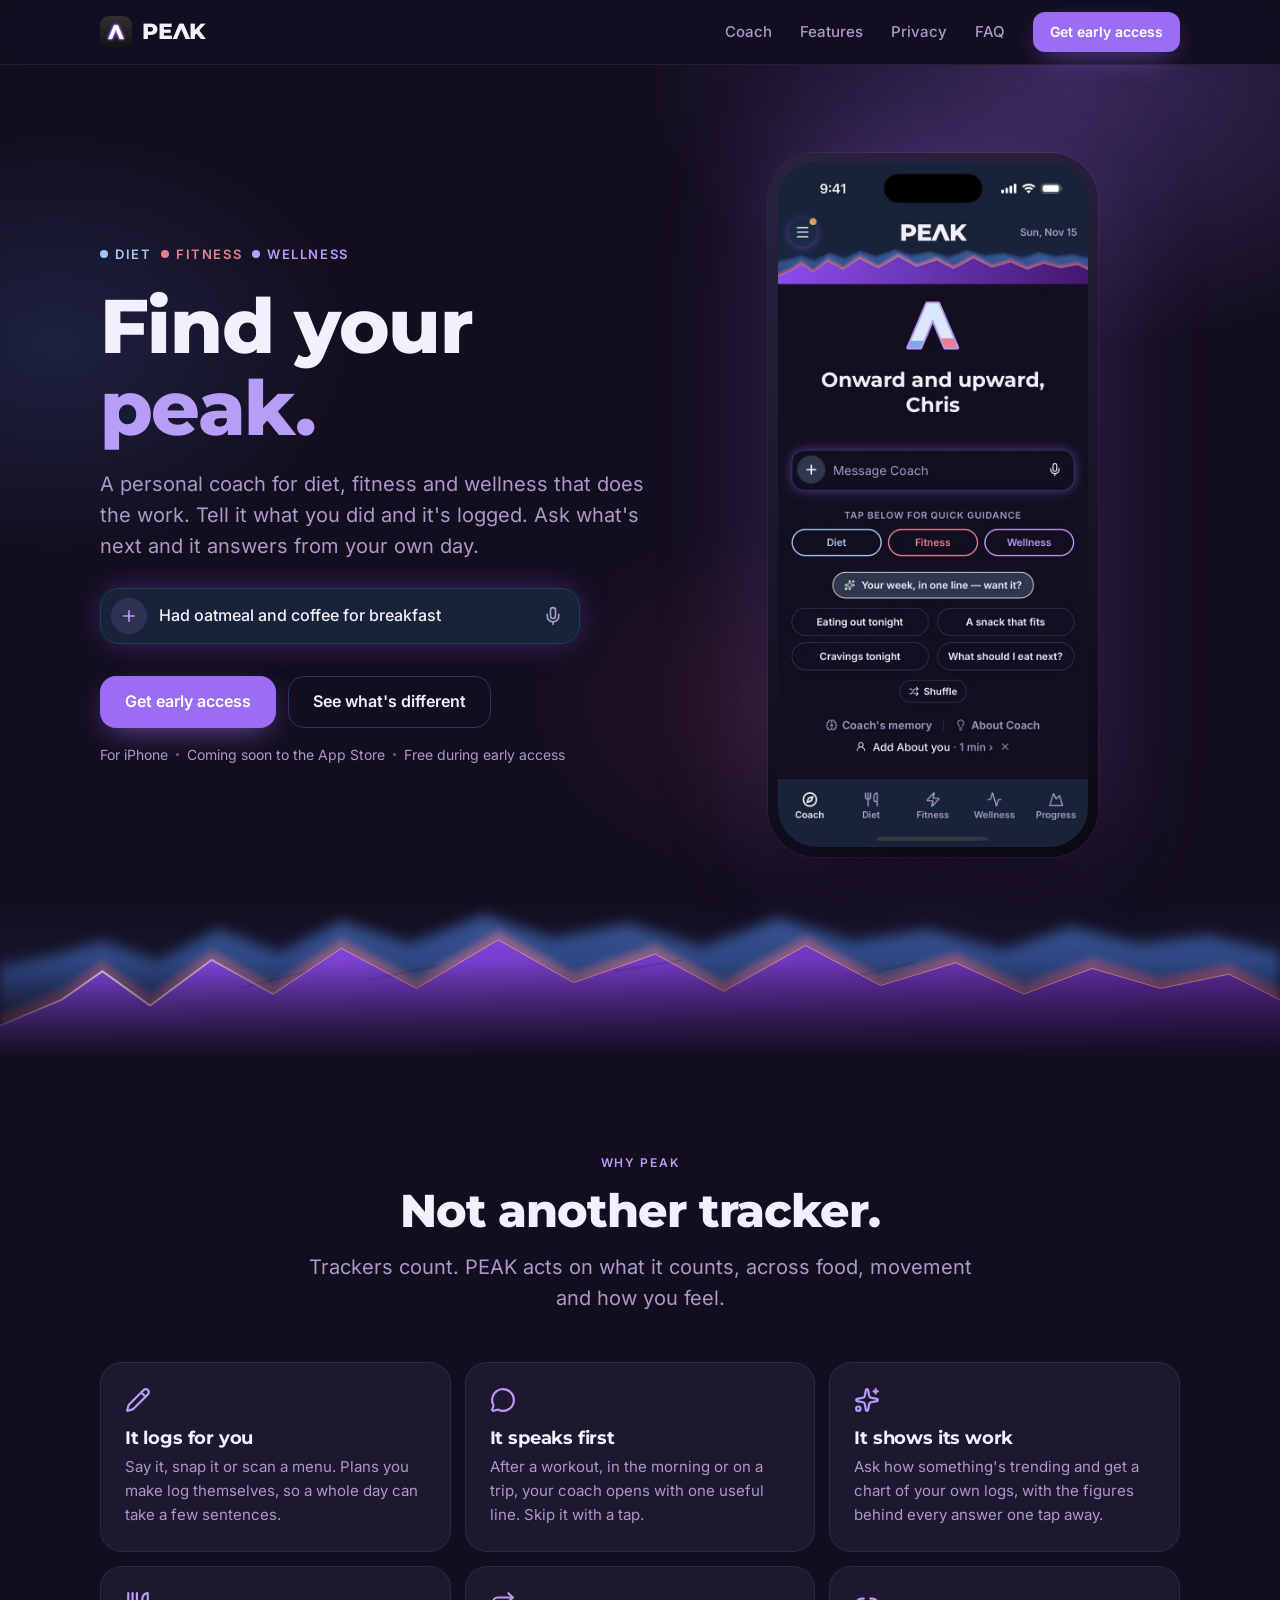
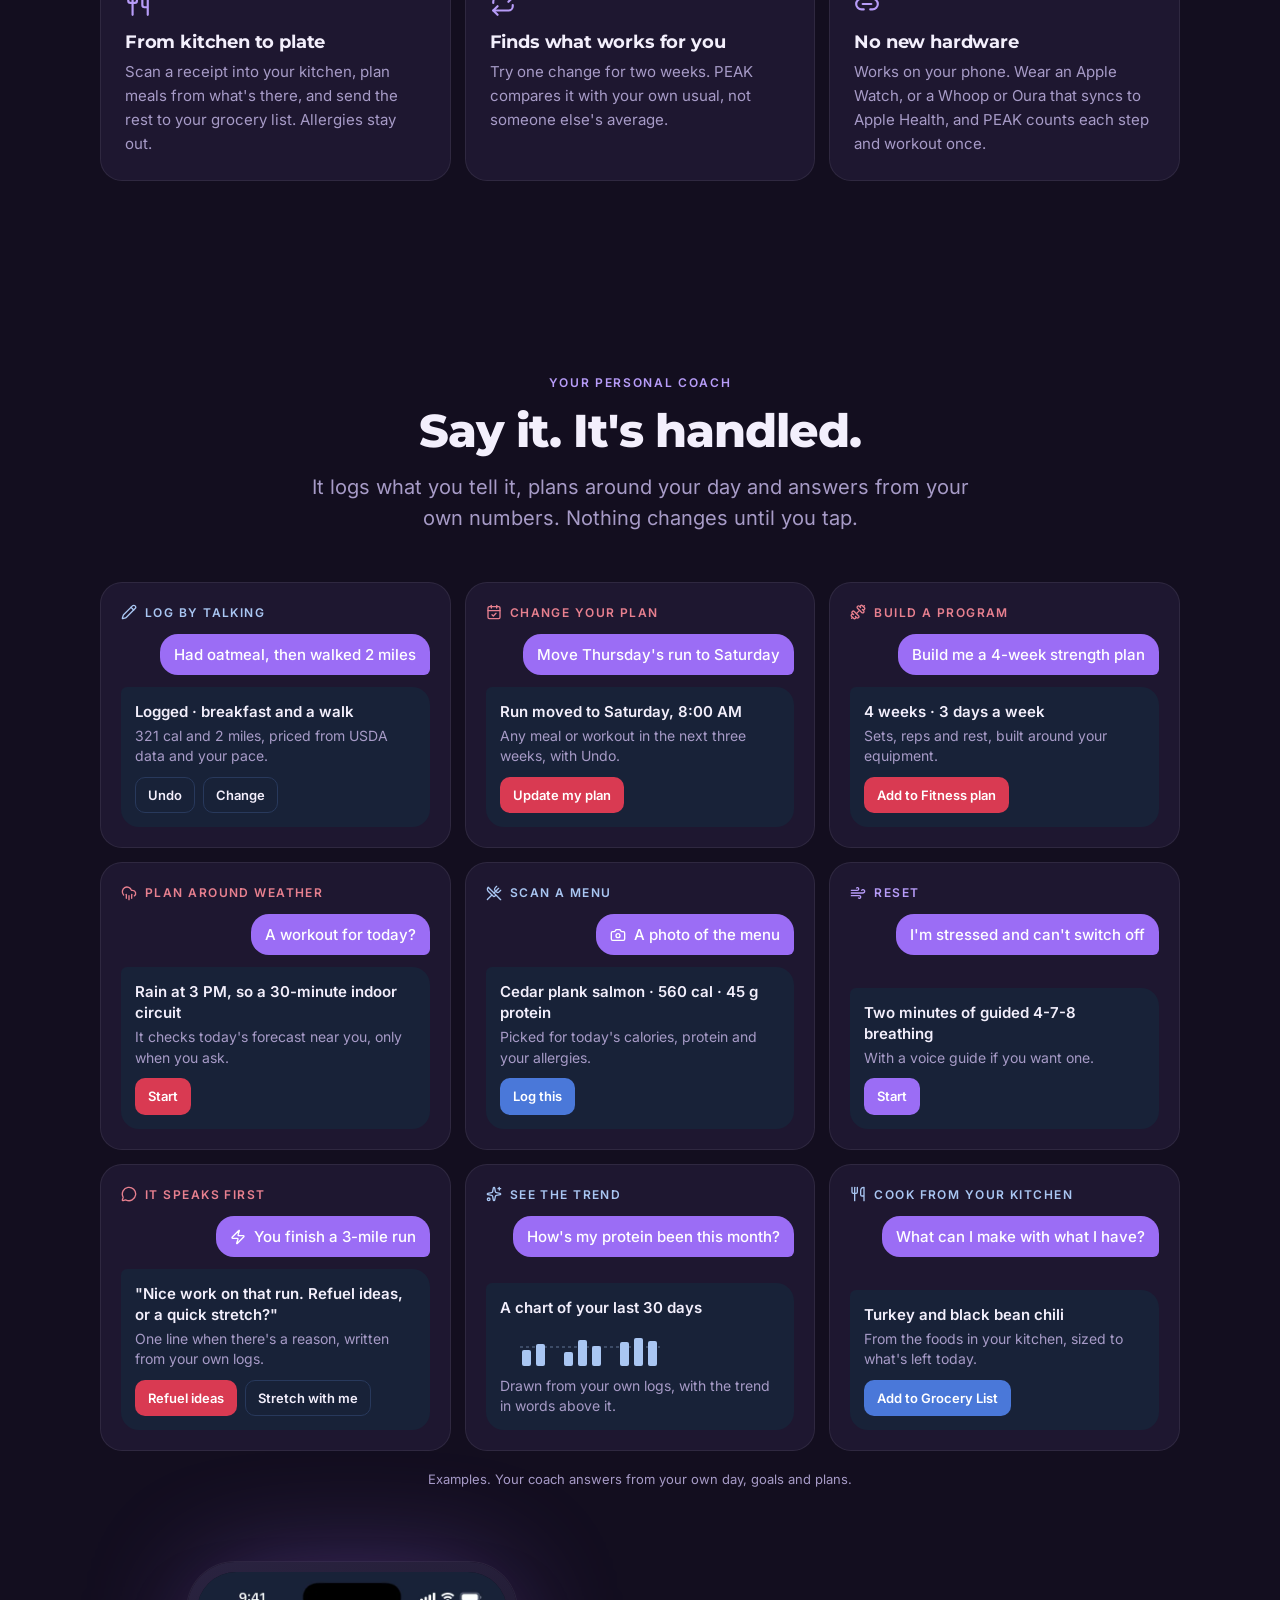
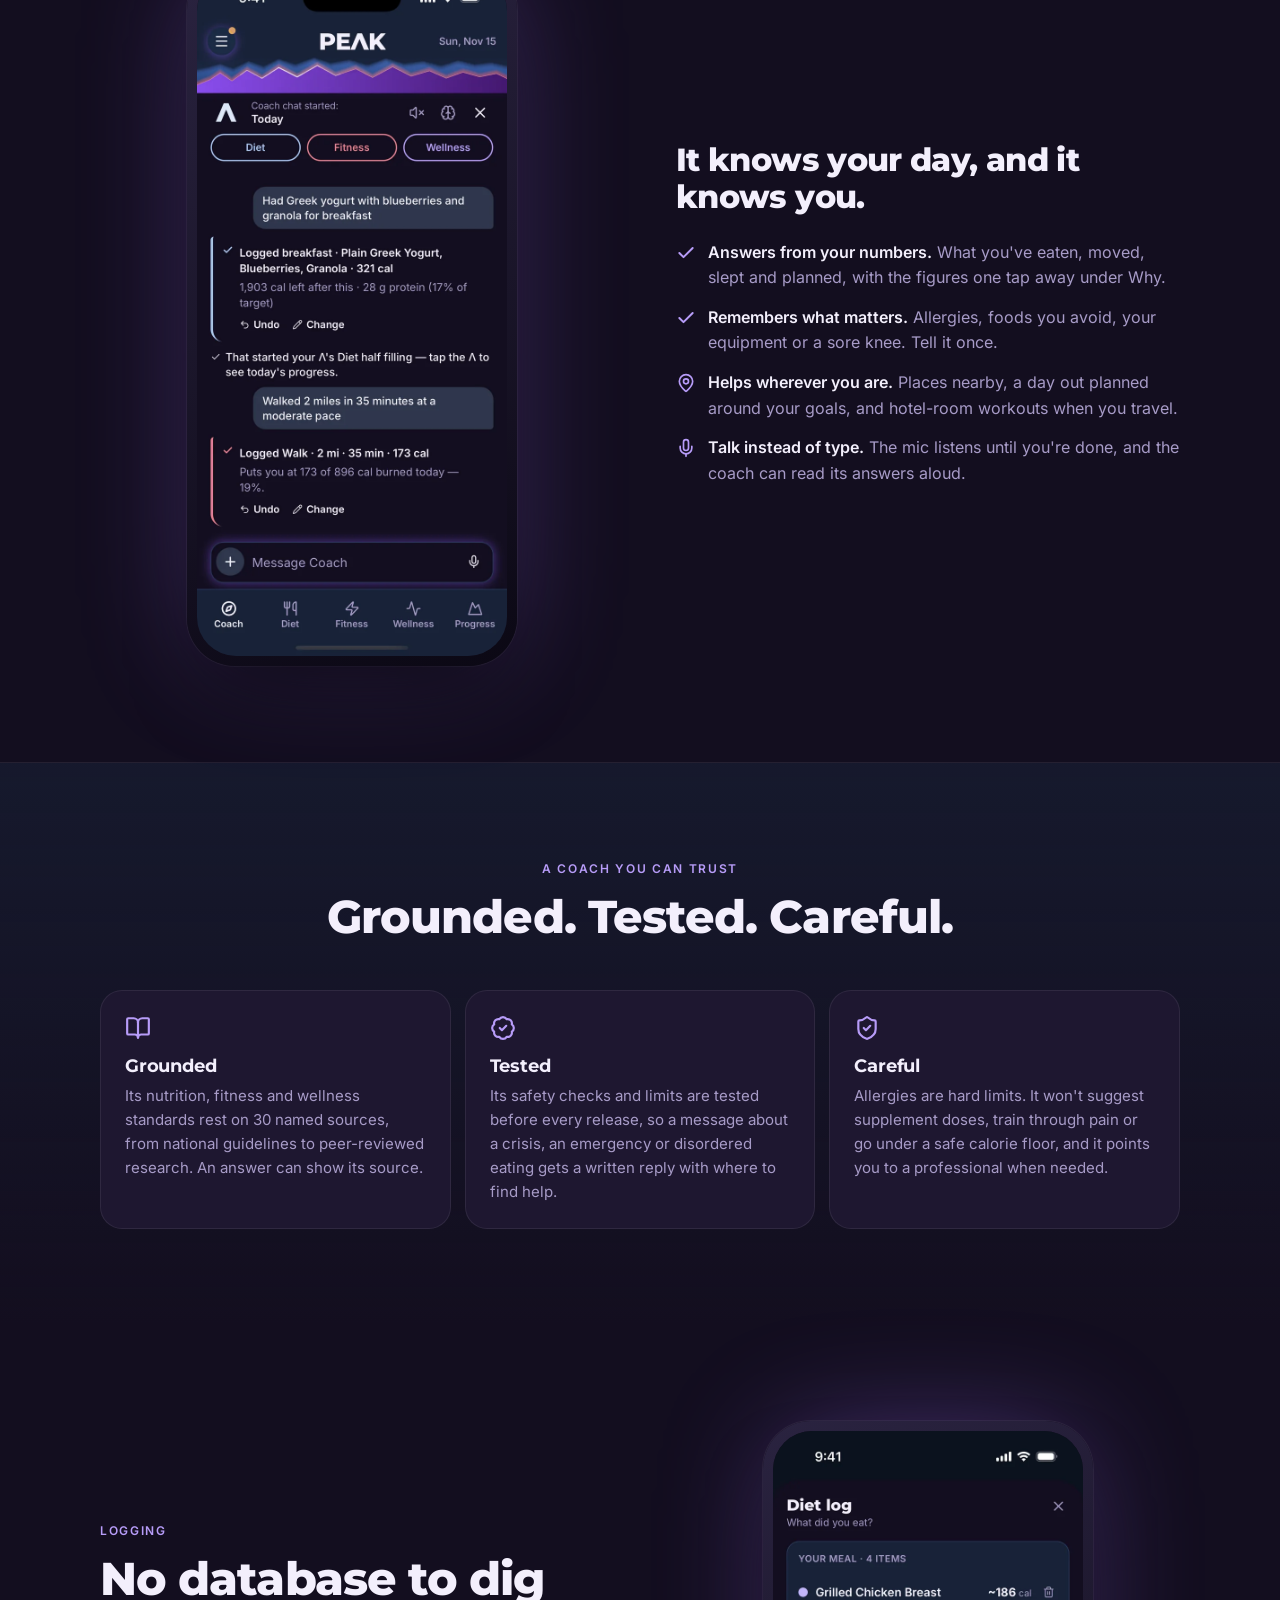
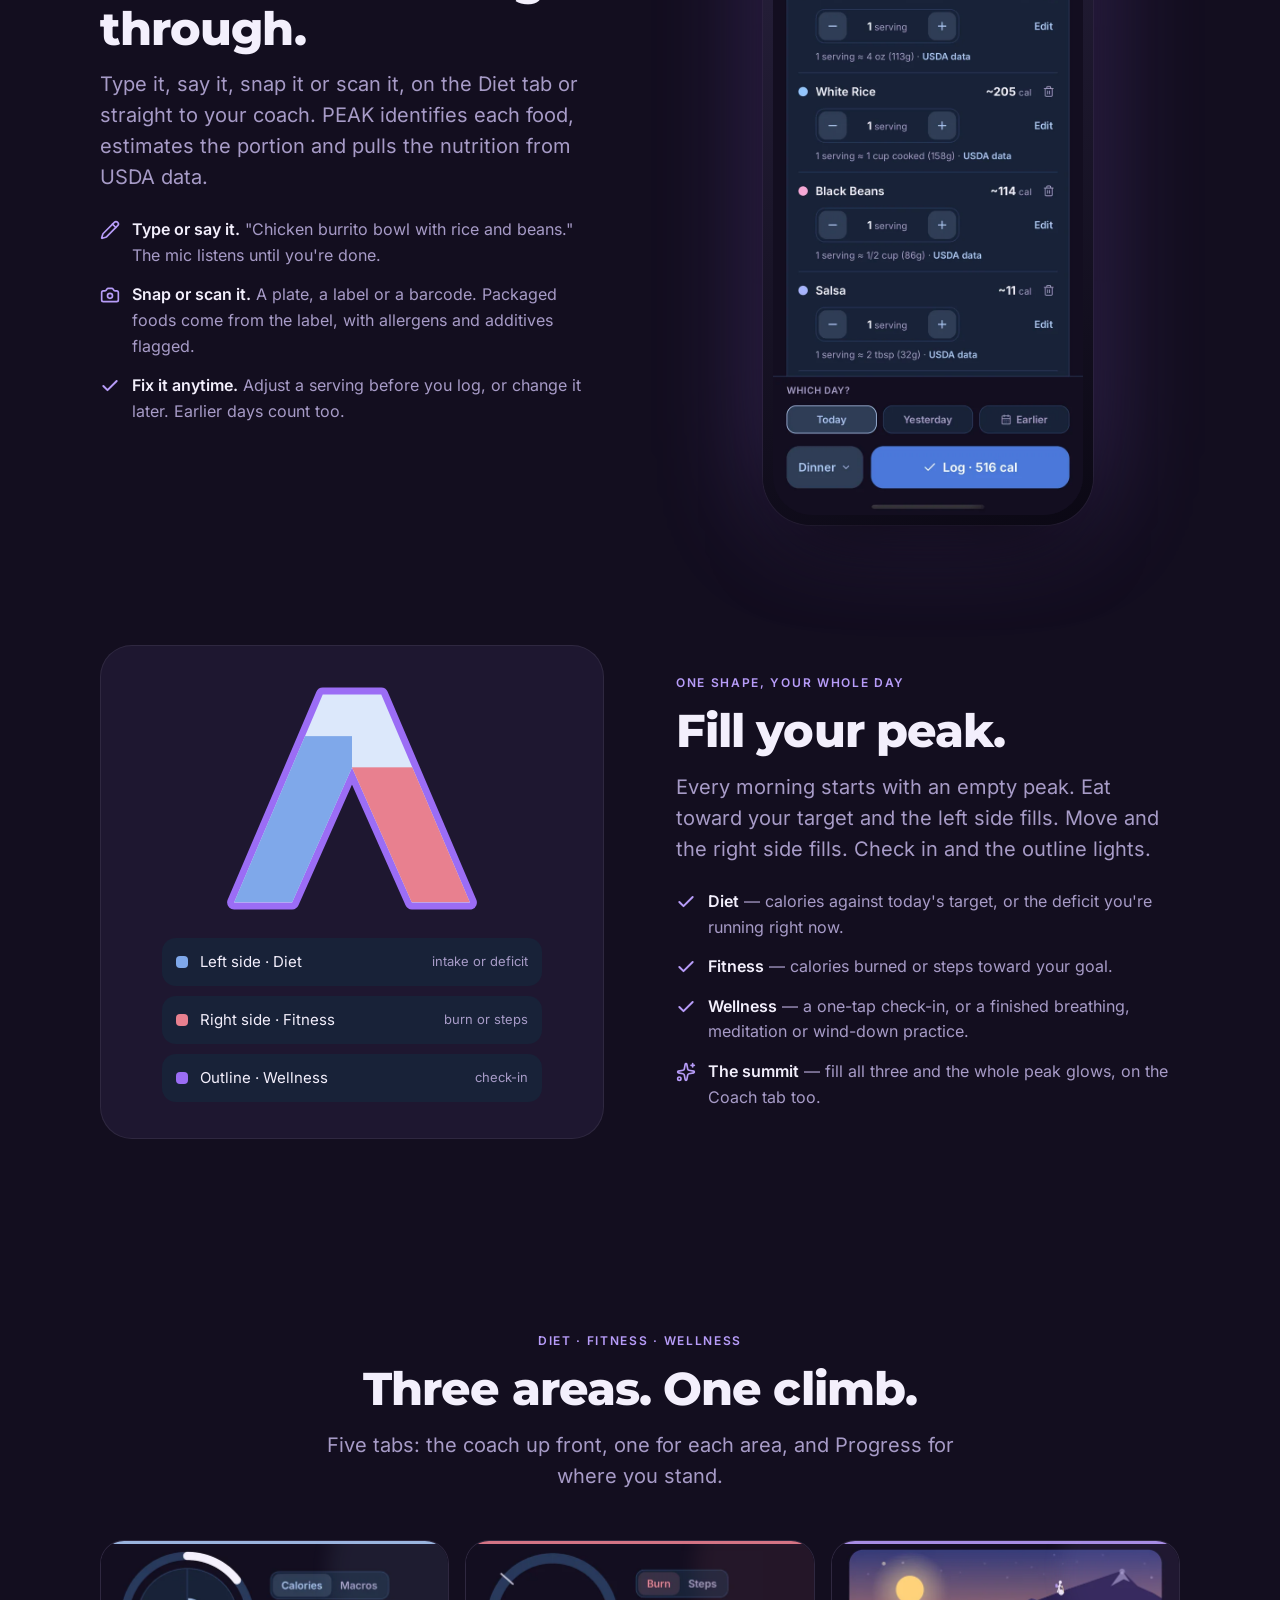
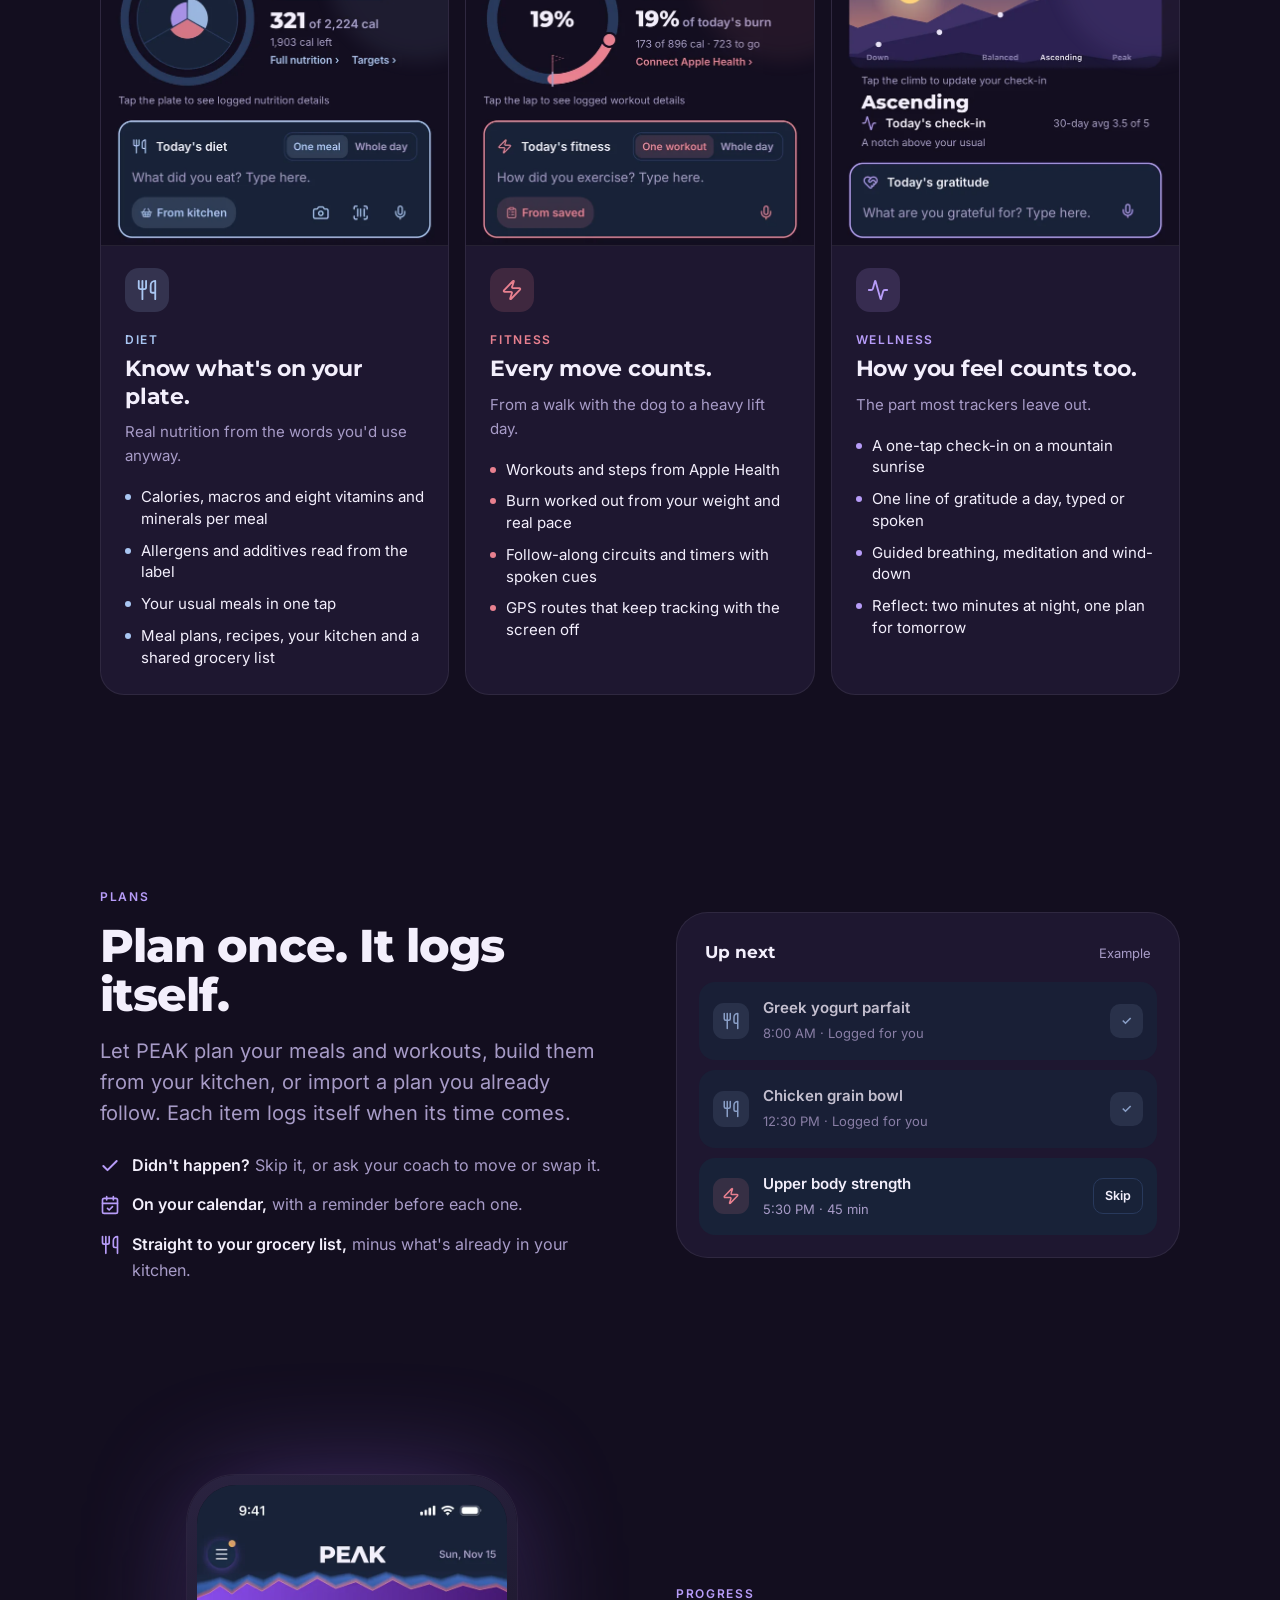
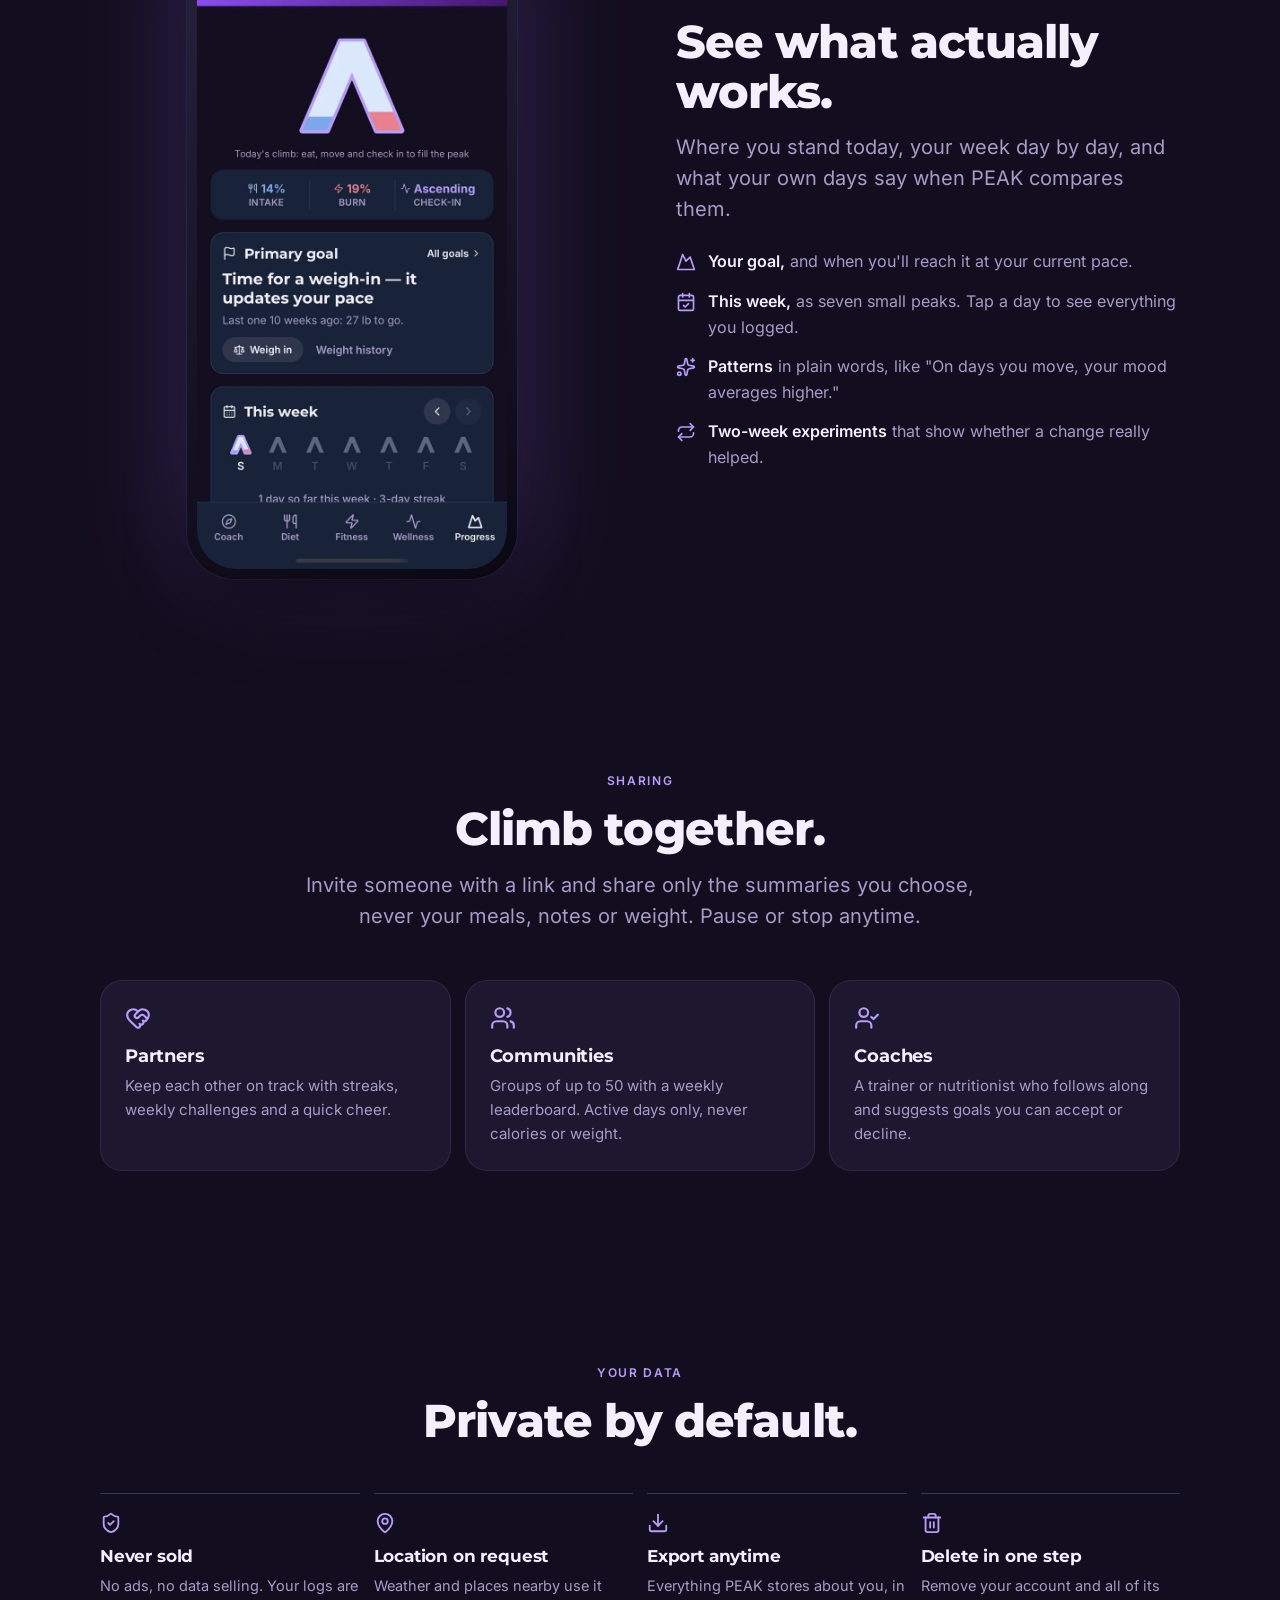
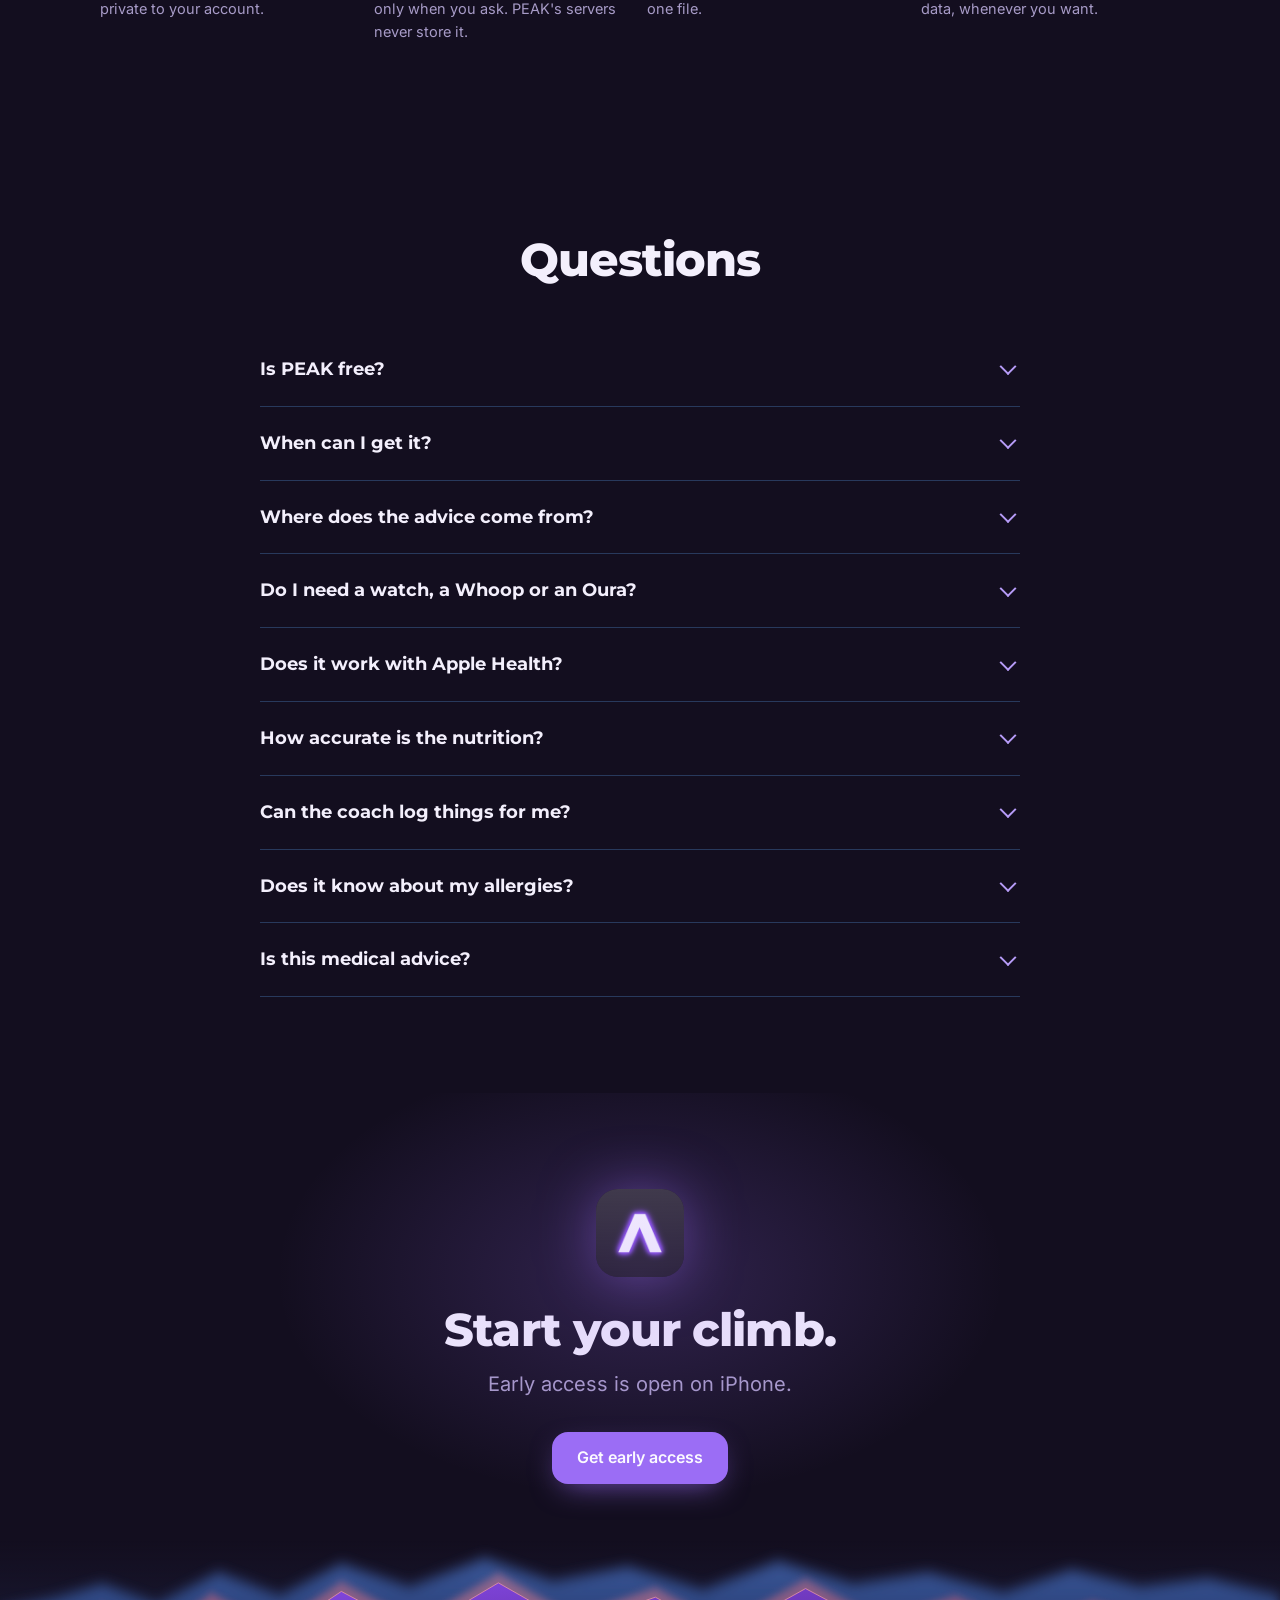
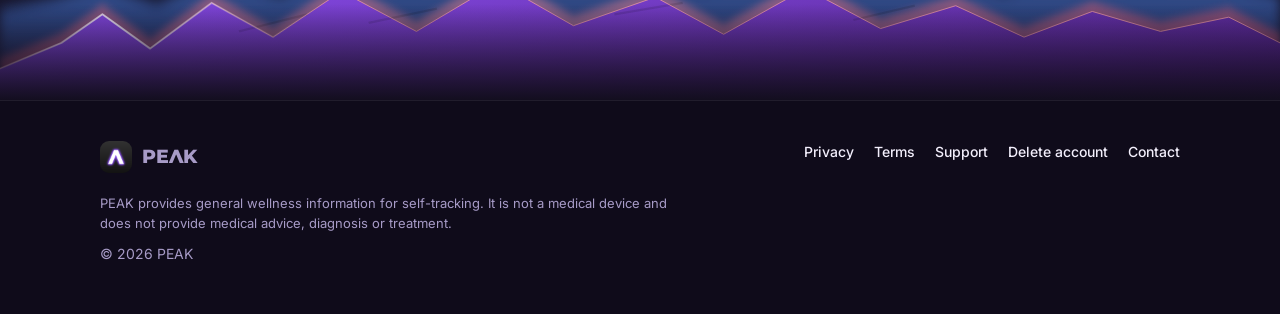
<file: index.html>
<!doctype html>
<html lang="en">
<head>
<meta charset="utf-8">
<script>/* A password-reset link from PEAK's email lands on the site's address (11/12): send it to the reset page with its one-time sign-in. */
if (/(^|[#&])type=recovery(&|$)|error_code=/.test(location.hash)) location.replace("reset-password.html" + location.hash);</script>
<meta name="viewport" content="width=device-width, initial-scale=1, viewport-fit=cover">
<title>PEAK — A personal coach for diet, fitness &amp; wellness</title>
<meta name="description" content="PEAK is a personal coach for diet, fitness and wellness that does the work: it logs what you tell it, plans your week, checks in on its own and answers from your own numbers.">
<link rel="canonical" href="https://usepeakapp.com/">
<meta name="theme-color" content="#130E1F">
<link rel="icon" type="image/png" href="assets/favicon-64.png">
<link rel="apple-touch-icon" href="assets/apple-touch-icon.png">
<link rel="preload" href="fonts/montserrat-800ExtraBold.woff2" as="font" type="font/woff2" crossorigin>
<link rel="preload" href="fonts/inter-400Regular.woff2" as="font" type="font/woff2" crossorigin>
<link rel="stylesheet" href="assets/site.css">
<meta property="og:type" content="website">
<meta property="og:site_name" content="PEAK">
<meta property="og:url" content="https://usepeakapp.com/">
<meta property="og:title" content="PEAK — A personal coach for diet, fitness &amp; wellness">
<meta property="og:description" content="A personal coach for diet, fitness and wellness. Tell it what you did. Ask it what's next.">
<meta property="og:image" content="https://usepeakapp.com/assets/og.png">
<meta name="twitter:card" content="summary_large_image">
<script type="application/ld+json">
{"@context":"https://schema.org","@type":"SoftwareApplication","name":"PEAK","applicationCategory":"HealthApplication","operatingSystem":"iOS","url":"https://usepeakapp.com/","description":"A personal coach for diet, fitness and wellness. Tell it what you ate or how you moved and it logs it with USDA nutrition. Ask it anything about your day, have it change your meal and workout plans, check in on how you feel, and see the patterns that connect them."}
</script>
<script>document.documentElement.classList.add("js")</script>
</head>
<body>
<a class="skip" href="#main">Skip to content</a>

<!-- Icons: lucide (ISC), the same set the app uses. -->
<svg width="0" height="0" style="position:absolute" aria-hidden="true">
  <defs>
    <symbol id="i-utensils" viewBox="0 0 24 24" fill="none" stroke="currentColor" stroke-width="2" stroke-linecap="round" stroke-linejoin="round"><path d="M3 2v7c0 1.1.9 2 2 2h4a2 2 0 0 0 2-2V2"/><path d="M7 2v20"/><path d="M21 15V2a5 5 0 0 0-5 5v6c0 1.1.9 2 2 2h3Zm0 0v7"/></symbol>
    <symbol id="i-zap" viewBox="0 0 24 24" fill="none" stroke="currentColor" stroke-width="2" stroke-linecap="round" stroke-linejoin="round"><path d="M4 14a1 1 0 0 1-.78-1.63l9.9-10.2a.5.5 0 0 1 .86.46l-1.92 6.02A1 1 0 0 0 13 10h7a1 1 0 0 1 .78 1.63l-9.9 10.2a.5.5 0 0 1-.86-.46l1.92-6.02A1 1 0 0 0 11 14z"/></symbol>
    <symbol id="i-activity" viewBox="0 0 24 24" fill="none" stroke="currentColor" stroke-width="2" stroke-linecap="round" stroke-linejoin="round"><path d="M22 12h-2.48a2 2 0 0 0-1.93 1.46l-2.35 8.36a.25.25 0 0 1-.48 0L9.24 2.18a.25.25 0 0 0-.48 0l-2.35 8.36A2 2 0 0 1 4.49 12H2"/></symbol>
    <symbol id="i-mountain" viewBox="0 0 24 24" fill="none" stroke="currentColor" stroke-width="2" stroke-linecap="round" stroke-linejoin="round"><path d="m8 3 4 8 5-5 5 15H2L8 3z"/></symbol>
    <symbol id="i-link" viewBox="0 0 24 24" fill="none" stroke="currentColor" stroke-width="2" stroke-linecap="round" stroke-linejoin="round"><path d="M9 17H7A5 5 0 0 1 7 7h2"/><path d="M15 7h2a5 5 0 1 1 0 10h-2"/><line x1="8" x2="16" y1="12" y2="12"/></symbol>
    <symbol id="i-mic" viewBox="0 0 24 24" fill="none" stroke="currentColor" stroke-width="2" stroke-linecap="round" stroke-linejoin="round"><path d="M12 19v3"/><path d="M19 10v2a7 7 0 0 1-14 0v-2"/><rect x="9" y="2" width="6" height="13" rx="3"/></symbol>
    <symbol id="i-camera" viewBox="0 0 24 24" fill="none" stroke="currentColor" stroke-width="2" stroke-linecap="round" stroke-linejoin="round"><path d="M13.997 4a2 2 0 0 1 1.76 1.05l.486.9A2 2 0 0 0 18.003 7H20a2 2 0 0 1 2 2v9a2 2 0 0 1-2 2H4a2 2 0 0 1-2-2V9a2 2 0 0 1 2-2h1.997a2 2 0 0 0 1.759-1.048l.489-.904A2 2 0 0 1 10.004 4z"/><circle cx="12" cy="13" r="3"/></symbol>
    <symbol id="i-barcode" viewBox="0 0 24 24" fill="none" stroke="currentColor" stroke-width="2" stroke-linecap="round" stroke-linejoin="round"><path d="M3 7V5a2 2 0 0 1 2-2h2"/><path d="M17 3h2a2 2 0 0 1 2 2v2"/><path d="M21 17v2a2 2 0 0 1-2 2h-2"/><path d="M7 21H5a2 2 0 0 1-2-2v-2"/><path d="M8 7v10"/><path d="M12 7v10"/><path d="M17 7v10"/></symbol>
    <symbol id="i-pencil" viewBox="0 0 24 24" fill="none" stroke="currentColor" stroke-width="2" stroke-linecap="round" stroke-linejoin="round"><path d="M21.174 6.812a1 1 0 0 0-3.986-3.987L3.842 16.174a2 2 0 0 0-.5.83l-1.321 4.352a.5.5 0 0 0 .623.622l4.353-1.32a2 2 0 0 0 .83-.497z"/><path d="m15 5 4 4"/></symbol>
    <symbol id="i-sparkles" viewBox="0 0 24 24" fill="none" stroke="currentColor" stroke-width="2" stroke-linecap="round" stroke-linejoin="round"><path d="M11.017 2.814a1 1 0 0 1 1.966 0l1.051 5.558a2 2 0 0 0 1.594 1.594l5.558 1.051a1 1 0 0 1 0 1.966l-5.558 1.051a2 2 0 0 0-1.594 1.594l-1.051 5.558a1 1 0 0 1-1.966 0l-1.051-5.558a2 2 0 0 0-1.594-1.594l-5.558-1.051a1 1 0 0 1 0-1.966l5.558-1.051a2 2 0 0 0 1.594-1.594z"/><path d="M20 2v4"/><path d="M22 4h-4"/><circle cx="4" cy="20" r="2"/></symbol>
    <symbol id="i-calendar" viewBox="0 0 24 24" fill="none" stroke="currentColor" stroke-width="2" stroke-linecap="round" stroke-linejoin="round"><path d="M8 2v4"/><path d="M16 2v4"/><rect width="18" height="18" x="3" y="4" rx="2"/><path d="M3 10h18"/><path d="m9 16 2 2 4-4"/></symbol>
    <symbol id="i-users" viewBox="0 0 24 24" fill="none" stroke="currentColor" stroke-width="2" stroke-linecap="round" stroke-linejoin="round"><path d="M16 21v-2a4 4 0 0 0-4-4H6a4 4 0 0 0-4 4v2"/><path d="M16 3.128a4 4 0 0 1 0 7.744"/><path d="M22 21v-2a4 4 0 0 0-3-3.87"/><circle cx="9" cy="7" r="4"/></symbol>
    <symbol id="i-user-check" viewBox="0 0 24 24" fill="none" stroke="currentColor" stroke-width="2" stroke-linecap="round" stroke-linejoin="round"><path d="m16 11 2 2 4-4"/><path d="M16 21v-2a4 4 0 0 0-4-4H6a4 4 0 0 0-4 4v2"/><circle cx="9" cy="7" r="4"/></symbol>
    <symbol id="i-heart" viewBox="0 0 24 24" fill="none" stroke="currentColor" stroke-width="2" stroke-linecap="round" stroke-linejoin="round"><path d="M19.414 14.414C21 12.828 22 11.5 22 9.5a5.5 5.5 0 0 0-9.591-3.676.6.6 0 0 1-.818.001A5.5 5.5 0 0 0 2 9.5c0 2.3 1.5 4 3 5.5l5.535 5.362a2 2 0 0 0 2.879.052 2.12 2.12 0 0 0-.004-3 2.124 2.124 0 1 0 3-3 2.124 2.124 0 0 0 3.004 0 2 2 0 0 0 0-2.828l-1.881-1.882a2.41 2.41 0 0 0-3.409 0l-1.71 1.71a2 2 0 0 1-2.828 0 2 2 0 0 1 0-2.828l2.823-2.762"/></symbol>
    <symbol id="i-shield" viewBox="0 0 24 24" fill="none" stroke="currentColor" stroke-width="2" stroke-linecap="round" stroke-linejoin="round"><path d="M20 13c0 5-3.5 7.5-7.66 8.95a1 1 0 0 1-.67-.01C7.5 20.5 4 18 4 13V6a1 1 0 0 1 1-1c2 0 4.5-1.2 6.24-2.72a1.17 1.17 0 0 1 1.52 0C14.51 3.81 17 5 19 5a1 1 0 0 1 1 1z"/><path d="m9 12 2 2 4-4"/></symbol>
    <symbol id="i-download" viewBox="0 0 24 24" fill="none" stroke="currentColor" stroke-width="2" stroke-linecap="round" stroke-linejoin="round"><path d="M12 15V3"/><path d="M21 15v4a2 2 0 0 1-2 2H5a2 2 0 0 1-2-2v-4"/><path d="m7 10 5 5 5-5"/></symbol>
    <symbol id="i-book" viewBox="0 0 24 24" fill="none" stroke="currentColor" stroke-width="2" stroke-linecap="round" stroke-linejoin="round"><path d="M12 7v14"/><path d="M3 18a1 1 0 0 1-1-1V4a1 1 0 0 1 1-1h5a4 4 0 0 1 4 4 4 4 0 0 1 4-4h5a1 1 0 0 1 1 1v13a1 1 0 0 1-1 1h-6a3 3 0 0 0-3 3 3 3 0 0 0-3-3z"/></symbol>
    <symbol id="i-check" viewBox="0 0 24 24" fill="none" stroke="currentColor" stroke-width="2.4" stroke-linecap="round" stroke-linejoin="round"><path d="M20 6 9 17l-5-5"/></symbol>
    <symbol id="i-message" viewBox="0 0 24 24" fill="none" stroke="currentColor" stroke-width="2" stroke-linecap="round" stroke-linejoin="round"><path d="M2.992 16.342a2 2 0 0 1 .094 1.167l-1.065 3.29a1 1 0 0 0 1.236 1.168l3.413-.998a2 2 0 0 1 1.099.092 10 10 0 1 0-4.777-4.719"/></symbol>
    <symbol id="i-route" viewBox="0 0 24 24" fill="none" stroke="currentColor" stroke-width="2" stroke-linecap="round" stroke-linejoin="round"><circle cx="6" cy="19" r="3"/><path d="M9 19h8.5a3.5 3.5 0 0 0 0-7h-11a3.5 3.5 0 0 1 0-7H15"/><circle cx="18" cy="5" r="3"/></symbol>
    <symbol id="i-trash" viewBox="0 0 24 24" fill="none" stroke="currentColor" stroke-width="2" stroke-linecap="round" stroke-linejoin="round"><path d="M10 11v6"/><path d="M14 11v6"/><path d="M19 6v14a2 2 0 0 1-2 2H7a2 2 0 0 1-2-2V6"/><path d="M3 6h18"/><path d="M8 6V4a2 2 0 0 1 2-2h4a2 2 0 0 1 2 2v2"/></symbol>
    <symbol id="i-cloud" viewBox="0 0 24 24" fill="none" stroke="currentColor" stroke-width="2" stroke-linecap="round" stroke-linejoin="round"><path d="M4 14.899A7 7 0 1 1 15.71 8h1.79a4.5 4.5 0 0 1 2.5 8.242"/><path d="M16 14v6"/><path d="M8 14v6"/><path d="M12 16v6"/></symbol>
    <symbol id="i-menu" viewBox="0 0 24 24" fill="none" stroke="currentColor" stroke-width="2" stroke-linecap="round" stroke-linejoin="round"><path d="m16 2-2.3 2.3a3 3 0 0 0 0 4.2l1.8 1.8a3 3 0 0 0 4.2 0L22 8"/><path d="M15 15 3.3 3.3a4.2 4.2 0 0 0 0 6l7.3 7.3c.7.7 2 .7 2.8 0L15 15Zm0 0 7 7"/><path d="m2.1 21.8 6.4-6.3"/><path d="m19 5-7 7"/></symbol>
    <symbol id="i-dumbbell" viewBox="0 0 24 24" fill="none" stroke="currentColor" stroke-width="2" stroke-linecap="round" stroke-linejoin="round"><path d="M17.596 12.768a2 2 0 1 0 2.829-2.829l-1.768-1.767a2 2 0 0 0 2.828-2.829l-2.828-2.828a2 2 0 0 0-2.829 2.828l-1.767-1.768a2 2 0 1 0-2.829 2.829z"/><path d="m2.5 21.5 1.4-1.4"/><path d="m20.1 3.9 1.4-1.4"/><path d="M5.343 21.485a2 2 0 1 0 2.829-2.828l1.767 1.768a2 2 0 1 0 2.829-2.829l-6.364-6.364a2 2 0 1 0-2.829 2.829l1.768 1.767a2 2 0 0 0-2.828 2.829z"/><path d="m9.6 14.4 4.8-4.8"/></symbol>
    <symbol id="i-wind" viewBox="0 0 24 24" fill="none" stroke="currentColor" stroke-width="2" stroke-linecap="round" stroke-linejoin="round"><path d="M12.8 19.6A2 2 0 1 0 14 16H2"/><path d="M17.5 8a2.5 2.5 0 1 1 2 4H2"/><path d="M9.8 4.4A2 2 0 1 1 11 8H2"/></symbol>
    <symbol id="i-badge" viewBox="0 0 24 24" fill="none" stroke="currentColor" stroke-width="2" stroke-linecap="round" stroke-linejoin="round"><path d="M3.85 8.62a4 4 0 0 1 4.78-4.77 4 4 0 0 1 6.74 0 4 4 0 0 1 4.78 4.78 4 4 0 0 1 0 6.74 4 4 0 0 1-4.77 4.78 4 4 0 0 1-6.75 0 4 4 0 0 1-4.78-4.77 4 4 0 0 1 0-6.76Z"/><path d="m9 12 2 2 4-4"/></symbol>
    <symbol id="i-pin" viewBox="0 0 24 24" fill="none" stroke="currentColor" stroke-width="2" stroke-linecap="round" stroke-linejoin="round"><path d="M20 10c0 4.993-5.539 10.193-7.399 11.799a1 1 0 0 1-1.202 0C9.539 20.193 4 14.993 4 10a8 8 0 0 1 16 0"/><circle cx="12" cy="10" r="3"/></symbol>
    <symbol id="i-plus" viewBox="0 0 24 24" fill="none" stroke="currentColor" stroke-width="2.2" stroke-linecap="round" stroke-linejoin="round"><path d="M5 12h14"/><path d="M12 5v14"/></symbol>
    <symbol id="i-repeat" viewBox="0 0 24 24" fill="none" stroke="currentColor" stroke-width="2" stroke-linecap="round" stroke-linejoin="round"><path d="m17 2 4 4-4 4"/><path d="M3 11v-1a4 4 0 0 1 4-4h14"/><path d="m7 22-4-4 4-4"/><path d="M21 13v1a4 4 0 0 1-4 4H3"/></symbol>

    <!-- The header banner from the app (src/components/Ridge.tsx, "Backlit Glow, Cobalt", 11/3), Mix colours:
         the purple range, a cobalt haze behind it, a red rim along the ridge and a light line on the crest.
         The haze and rim (blurred here; stacked copies in the app) breathe and a glint crosses the crest every 9s (SMIL; removed under reduced motion). -->
    <linearGradient id="rSky" x1="0" y1="0" x2="0" y2="1"><stop offset="0" stop-color="#21274A" stop-opacity="0"/><stop offset="1" stop-color="#21274A"/></linearGradient>
    <linearGradient id="rHaze" gradientUnits="userSpaceOnUse" x1="0" y1="4" x2="0" y2="56"><stop offset="0" stop-color="#5B8DEF"/><stop offset=".55" stop-color="#3E6FCB" stop-opacity=".8"/><stop offset="1" stop-color="#3E6FCB" stop-opacity="0"/></linearGradient>
    <radialGradient id="rRim" gradientUnits="userSpaceOnUse" cx="158" cy="16" r="280"><stop offset="0" stop-color="#E8808F"/><stop offset="1" stop-color="#D6435A"/></radialGradient>
    <linearGradient id="rFront" x1="0" y1="0" x2="1" y2="1"><stop offset="0%" stop-color="#8B4EF0"/><stop offset="100%" stop-color="#43176E"/></linearGradient>
    <linearGradient id="rFade" x1="0" y1="0" x2="0" y2="1"><stop offset="40%" stop-color="#130E1F" stop-opacity="0"/><stop offset="100%" stop-color="#130E1F" stop-opacity="1"/></linearGradient>
    <linearGradient id="rGlint" x1="0" y1="0" x2="1" y2="0"><stop offset="0" stop-color="#fff" stop-opacity="0"/><stop offset=".25" stop-color="#fff" stop-opacity=".3"/><stop offset=".38" stop-color="#fff" stop-opacity=".55"/><stop offset=".5" stop-color="#fff" stop-opacity=".75"/><stop offset=".62" stop-color="#fff" stop-opacity=".55"/><stop offset=".75" stop-color="#fff" stop-opacity=".3"/><stop offset="1" stop-color="#fff" stop-opacity="0"/></linearGradient>
    <mask id="rGlintMask" maskUnits="userSpaceOnUse" x="0" y="0" width="375" height="56">
      <rect x="0" y="0" width="120" height="56" fill="url(#rGlint)" transform="translate(-135 0)">
        <animateTransform class="ridge-motion" attributeName="transform" type="translate" dur="9s" repeatCount="indefinite"
          values="-135 0; -135 0; 390 0; 390 0" keyTimes="0; 0.1333; 0.6833; 1" calcMode="spline"
          keySplines="0 0 1 1; 0.45 0 0.55 1; 0 0 1 1"/>
      </rect>
    </mask>
    <filter id="rHazeBlur" x="-5%" y="-40%" width="110%" height="180%"><feGaussianBlur stdDeviation="1.6 2.4"/></filter>
    <filter id="rRimBlur" x="-5%" y="-40%" width="110%" height="180%"><feGaussianBlur stdDeviation="0.9 1.5"/></filter>
    <symbol id="ridge" viewBox="0 0 375 56" preserveAspectRatio="none">
      <g>
        <animate class="ridge-motion" attributeName="opacity" values="0.86; 0.78; 1; 0.86" keyTimes="0; 0.3; 0.8; 1" dur="11s" repeatCount="indefinite" calcMode="spline" keySplines="0.37 0 0.63 1; 0.37 0 0.63 1; 0.37 0 0.63 1"/>
        <rect x="0" y="0" width="375" height="56" fill="url(#rSky)" opacity=".9"/>
        <path d="M0,56 V28 L16,24 L30,19 L46,26 L64,15 L82,23 L100,12 L120,20 L142,10 L162,18 L184,13 L206,21 L228,11 L250,19 L272,15 L294,22 L314,14 L334,20 L354,17 L375,23 V56 Z" transform="translate(0 -3.6)" fill="url(#rHaze)" opacity=".8" filter="url(#rHazeBlur)"/>
      </g>
      <g fill="url(#rRim)">
        <animate class="ridge-motion" attributeName="opacity" values="1; 0.78; 1" dur="7s" repeatCount="indefinite" keySplines="0.37 0 0.63 1; 0.37 0 0.63 1" keyTimes="0; 0.5; 1" calcMode="spline"/>
        <path d="M0,56 V45 L18,36 L30,26 L44,38 L62,22 L80,34 L100,18 L122,32 L146,15 L168,30 L192,20 L212,33 L236,17 L258,31 L280,23 L300,34 L320,25 L340,32 L360,27 L375,36 V56 Z" transform="translate(0 -3.3)" opacity=".62" filter="url(#rRimBlur)"/>
      </g>
      <path d="M0,56 V45 L18,36 L30,26 L44,38 L62,22 L80,34 L100,18 L122,32 L146,15 L168,30 L192,20 L212,33 L236,17 L258,31 L280,23 L300,34 L320,25 L340,32 L360,27 L375,36 V56 Z" fill="url(#rFront)"/>
      <path d="M70,32 L90,26 M108,29 L128,24 M180,26 L200,22 M250,28 L268,23" stroke="rgba(0,0,0,0.12)" stroke-width=".8" fill="none"/>
      <path d="M0,45 L18,36 L30,26 L44,38 L62,22 L80,34 L100,18 L122,32 L146,15 L168,30 L192,20 L212,33 L236,17 L258,31 L280,23 L300,34 L320,25 L340,32 L360,27 L375,36" fill="none" stroke="#ED99A5" stroke-width="1" stroke-linejoin="round" opacity=".75" vector-effect="non-scaling-stroke"/>
      <path d="M0,45 L18,36 L30,26 L44,38 L62,22 L80,34 L100,18 L122,32 L146,15 L168,30 L192,20 L212,33 L236,17 L258,31 L280,23 L300,34 L320,25 L340,32 L360,27 L375,36" fill="none" stroke="#EEF4FD" stroke-width="2" stroke-linejoin="round" stroke-linecap="round" vector-effect="non-scaling-stroke" mask="url(#rGlintMask)"/>
      <rect x="0" y="0" width="375" height="56" fill="url(#rFade)"/>
    </symbol>
  </defs>
</svg>

<header class="site-header">
  <div class="wrap">
    <a class="brand" href="./" aria-label="PEAK home">
      <img src="assets/icon-192.png" alt="" width="32" height="32">
      <span class="wordmark">PEΛK</span>
    </a>
    <nav class="nav" aria-label="Main">
      <a class="link" href="#coach">Coach</a>
      <a class="link" href="#features">Features</a>
      <a class="link" href="#privacy">Privacy</a>
      <a class="link" href="#faq">FAQ</a>
      <a class="btn btn-primary btn-sm" href="mailto:jasonbgabler@gmail.com?subject=PEAK%20early%20access&amp;body=I'd%20like%20early%20access%20to%20PEAK%20on%20iPhone.">Get early access</a>
    </nav>
  </div>
</header>

<main id="main">

<!-- HERO -->
<section class="hero">
  <div class="wrap hero-grid">
    <div>
      <div class="pillar-line">
        <span style="color:var(--diet)"><i style="background:var(--diet)"></i>Diet</span>
        <span style="color:var(--fitness)"><i style="background:var(--fitness)"></i>Fitness</span>
        <span style="color:var(--wellness)"><i style="background:var(--wellness)"></i>Wellness</span>
      </div>
      <h1>Find your <span class="lam">peak.</span></h1>
      <p class="lede">A personal coach for diet, fitness and wellness that does the work. Tell it what you did and it's logged. Ask what's next and it answers from your own day.</p>
      <div class="ask-box" aria-hidden="true">
        <span class="plus"><svg><use href="#i-plus"/></svg></span>
        <span class="ask-text" id="askText">Had oatmeal and coffee for breakfast</span>
        <svg class="mic"><use href="#i-mic"/></svg>
      </div>
      <div class="cta-row">
        <a class="btn btn-primary" href="mailto:jasonbgabler@gmail.com?subject=PEAK%20early%20access&amp;body=I'd%20like%20early%20access%20to%20PEAK%20on%20iPhone.">Get early access</a>
        <a class="btn btn-ghost" href="#different">See what's different</a>
      </div>
      <p class="cta-note"><span>For iPhone</span><span class="dot"></span><span>Coming soon to the App Store</span><span class="dot"></span><span>Free during early access</span></p>
    </div>
    <div class="reveal">
      <div class="phone"><picture><source type="image/webp" srcset="assets/shots/coach-home-700.webp 700w, assets/shots/coach-home-1206.webp 1206w" sizes="(max-width: 420px) 80vw, 310px"><img class="screen-img" src="assets/shots/coach-home-700.jpg" srcset="assets/shots/coach-home-700.jpg 700w, assets/shots/coach-home-1206.jpg 1206w" sizes="(max-width: 420px) 80vw, 310px" width="1206" height="2622" fetchpriority="high" decoding="async" alt="PEAK's Coach tab: today's Λ, a greeting, the Message Coach box and quick guidance for Diet, Fitness and Wellness."></picture></div>
    </div>
  </div>
  <svg class="ridge" viewBox="0 0 375 56" preserveAspectRatio="none" aria-hidden="true"><use href="#ridge"/></svg>
</section>

<!-- DIFFERENT -->
<section class="section" id="different">
  <div class="wrap">
    <div class="section-head center reveal">
      <p class="eyebrow">Why PEAK</p>
      <h2>Not another tracker.</h2>
      <p class="lede" style="margin-top:16px">Trackers count. PEAK acts on what it counts, across food, movement and how you feel.</p>
    </div>
    <div class="connect-grid">
      <div class="connect-card reveal"><svg><use href="#i-pencil"/></svg><h3>It logs for you</h3><p>Say it, snap it or scan a menu. Plans you make log themselves, so a whole day can take a few sentences.</p></div>
      <div class="connect-card reveal"><svg><use href="#i-message"/></svg><h3>It speaks first</h3><p>After a workout, in the morning or on a trip, your coach opens with one useful line. Skip it with a tap.</p></div>
      <div class="connect-card reveal"><svg><use href="#i-sparkles"/></svg><h3>It shows its work</h3><p>Ask how something's trending and get a chart of your own logs, with the figures behind every answer one tap away.</p></div>
      <div class="connect-card reveal"><svg><use href="#i-utensils"/></svg><h3>From kitchen to plate</h3><p>Scan a receipt into your kitchen, plan meals from what's there, and send the rest to your grocery list. Allergies stay out.</p></div>
      <div class="connect-card reveal"><svg><use href="#i-repeat"/></svg><h3>Finds what works for you</h3><p>Try one change for two weeks. PEAK compares it with your own usual, not someone else's average.</p></div>
      <div class="connect-card reveal"><svg><use href="#i-link"/></svg><h3>No new hardware</h3><p>Works on your phone. Wear an Apple Watch, or a Whoop or Oura that syncs to Apple Health, and PEAK counts each step and workout once.</p></div>
    </div>
  </div>
</section>

<!-- COACH -->
<section class="section" id="coach">
  <div class="wrap">
    <div class="section-head center reveal">
      <p class="eyebrow">Your personal coach</p>
      <h2>Say it. It's handled.</h2>
      <p class="lede" style="margin-top:16px">It logs what you tell it, plans around your day and answers from your own numbers. Nothing changes until you tap.</p>
    </div>
    <div class="asks">
      <article class="ask diet reveal">
        <p class="ask-tag"><svg><use href="#i-pencil"/></svg>Log by talking</p>
        <p class="say">Had oatmeal, then walked 2 miles</p>
        <div class="got"><b>Logged · breakfast and a walk</b><span>321 cal and 2 miles, priced from USDA data and your pace.</span><div class="acts"><i>Undo</i><i>Change</i></div></div>
      </article>
      <article class="ask fitness reveal">
        <p class="ask-tag"><svg><use href="#i-calendar"/></svg>Change your plan</p>
        <p class="say">Move Thursday's run to Saturday</p>
        <div class="got"><b>Run moved to Saturday, 8:00 AM</b><span>Any meal or workout in the next three weeks, with Undo.</span><div class="acts"><i class="fill">Update my plan</i></div></div>
      </article>
      <article class="ask fitness reveal">
        <p class="ask-tag"><svg><use href="#i-dumbbell"/></svg>Build a program</p>
        <p class="say">Build me a 4-week strength plan</p>
        <div class="got"><b>4 weeks · 3 days a week</b><span>Sets, reps and rest, built around your equipment.</span><div class="acts"><i class="fill">Add to Fitness plan</i></div></div>
      </article>
      <article class="ask fitness reveal">
        <p class="ask-tag"><svg><use href="#i-cloud"/></svg>Plan around weather</p>
        <p class="say">A workout for today?</p>
        <div class="got"><b>Rain at 3 PM, so a 30-minute indoor circuit</b><span>It checks today's forecast near you, only when you ask.</span><div class="acts"><i class="fill">Start</i></div></div>
      </article>
      <article class="ask diet reveal">
        <p class="ask-tag"><svg><use href="#i-menu"/></svg>Scan a menu</p>
        <p class="say say-photo"><svg><use href="#i-camera"/></svg>A photo of the menu</p>
        <div class="got"><b>Cedar plank salmon · 560 cal · 45 g protein</b><span>Picked for today's calories, protein and your allergies.</span><div class="acts"><i class="fill">Log this</i></div></div>
      </article>
      <article class="ask wellness reveal">
        <p class="ask-tag"><svg><use href="#i-wind"/></svg>Reset</p>
        <p class="say">I'm stressed and can't switch off</p>
        <div class="got"><b>Two minutes of guided 4-7-8 breathing</b><span>With a voice guide if you want one.</span><div class="acts"><i class="fill">Start</i></div></div>
      </article>
      <article class="ask fitness reveal">
        <p class="ask-tag"><svg><use href="#i-message"/></svg>It speaks first</p>
        <p class="say say-photo"><svg><use href="#i-zap"/></svg>You finish a 3-mile run</p>
        <div class="got"><b>"Nice work on that run. Refuel ideas, or a quick stretch?"</b><span>One line when there's a reason, written from your own logs.</span><div class="acts"><i class="fill">Refuel ideas</i><i>Stretch with me</i></div></div>
      </article>
      <article class="ask diet reveal">
        <p class="ask-tag"><svg><use href="#i-sparkles"/></svg>See the trend</p>
        <p class="say">How's my protein been this month?</p>
        <div class="got"><b>A chart of your last 30 days</b><svg class="mini-bars" viewBox="0 0 140 34" aria-hidden="true"><g fill="currentColor"><rect x="2" y="18" width="9" height="16" rx="2"/><rect x="16" y="12" width="9" height="22" rx="2"/><rect x="44" y="20" width="9" height="14" rx="2"/><rect x="58" y="8" width="9" height="26" rx="2"/><rect x="72" y="14" width="9" height="20" rx="2"/><rect x="100" y="10" width="9" height="24" rx="2"/><rect x="114" y="6" width="9" height="28" rx="2"/><rect x="128" y="9" width="9" height="25" rx="2"/></g><line x1="0" y1="15" x2="140" y2="15" stroke="currentColor" stroke-dasharray="3 3" opacity=".5"/></svg><span>Drawn from your own logs, with the trend in words above it.</span></div>
      </article>
      <article class="ask diet reveal">
        <p class="ask-tag"><svg><use href="#i-utensils"/></svg>Cook from your kitchen</p>
        <p class="say">What can I make with what I have?</p>
        <div class="got"><b>Turkey and black bean chili</b><span>From the foods in your kitchen, sized to what's left today.</span><div class="acts"><i class="fill">Add to Grocery List</i></div></div>
      </article>
    </div>
    <p class="asks-note">Examples. Your coach answers from your own day, goals and plans.</p>

    <div class="split flip" style="margin-top:72px">
      <div class="reveal">
        <h3 class="h3-lg">It knows your day, and it knows you.</h3>
        <ul class="points">
          <li><svg><use href="#i-check"/></svg><span><b>Answers from your numbers.</b> What you've eaten, moved, slept and planned, with the figures one tap away under Why.</span></li>
          <li><svg><use href="#i-check"/></svg><span><b>Remembers what matters.</b> Allergies, foods you avoid, your equipment or a sore knee. Tell it once.</span></li>
          <li><svg><use href="#i-pin"/></svg><span><b>Helps wherever you are.</b> Places nearby, a day out planned around your goals, and hotel-room workouts when you travel.</span></li>
          <li><svg><use href="#i-mic"/></svg><span><b>Talk instead of type.</b> The mic listens until you're done, and the coach can read its answers aloud.</span></li>
        </ul>
      </div>
      <div class="reveal">
        <div class="phone"><picture><source type="image/webp" srcset="assets/shots/coach-700.webp 700w, assets/shots/coach-1206.webp 1206w" sizes="(max-width: 420px) 80vw, 310px"><img class="screen-img" src="assets/shots/coach-700.jpg" srcset="assets/shots/coach-700.jpg 700w, assets/shots/coach-1206.jpg 1206w" sizes="(max-width: 420px) 80vw, 310px" width="1206" height="2622" loading="lazy" decoding="async" alt="Your personal coach logging a breakfast and a two-mile walk from a sentence each, with Undo and Change under each entry."></picture></div>
      </div>
    </div>
  </div>
</section>

<!-- TRUST -->
<section class="section band" id="standards">
  <div class="wrap">
    <div class="section-head center reveal">
      <p class="eyebrow">A coach you can trust</p>
      <h2>Grounded. Tested. Careful.</h2>
    </div>
    <div class="connect-grid">
      <div class="connect-card reveal"><svg><use href="#i-book"/></svg><h3>Grounded</h3><p>Its nutrition, fitness and wellness standards rest on 30 named sources, from national guidelines to peer-reviewed research. An answer can show its source.</p></div>
      <div class="connect-card reveal"><svg><use href="#i-badge"/></svg><h3>Tested</h3><p>Its safety checks and limits are tested before every release, so a message about a crisis, an emergency or disordered eating gets a written reply with where to find help.</p></div>
      <div class="connect-card reveal"><svg><use href="#i-shield"/></svg><h3>Careful</h3><p>Allergies are hard limits. It won't suggest supplement doses, train through pain or go under a safe calorie floor, and it points you to a professional when needed.</p></div>
    </div>
  </div>
</section>

<!-- LOGGING -->
<section class="section" id="how">
  <div class="wrap split">
    <div class="reveal">
      <p class="eyebrow">Logging</p>
      <h2>No database to dig through.</h2>
      <p class="lede" style="margin-top:16px">Type it, say it, snap it or scan it, on the Diet tab or straight to your coach. PEAK identifies each food, estimates the portion and pulls the nutrition from USDA data.</p>
      <ul class="points">
        <li><svg><use href="#i-pencil"/></svg><span><b>Type or say it.</b> "Chicken burrito bowl with rice and beans." The mic listens until you're done.</span></li>
        <li><svg><use href="#i-camera"/></svg><span><b>Snap or scan it.</b> A plate, a label or a barcode. Packaged foods come from the label, with allergens and additives flagged.</span></li>
        <li><svg><use href="#i-check"/></svg><span><b>Fix it anytime.</b> Adjust a serving before you log, or change it later. Earlier days count too.</span></li>
      </ul>
    </div>
    <div class="reveal">
      <div class="phone"><picture><source type="image/webp" srcset="assets/shots/meal-review-700.webp 700w, assets/shots/meal-review-1206.webp 1206w" sizes="(max-width: 420px) 80vw, 310px"><img class="screen-img" src="assets/shots/meal-review-700.jpg" srcset="assets/shots/meal-review-700.jpg 700w, assets/shots/meal-review-1206.jpg 1206w" sizes="(max-width: 420px) 80vw, 310px" width="1206" height="2622" loading="lazy" decoding="async" alt="PEAK's meal review: grilled chicken, rice, black beans and salsa from USDA data, 516 calories, with a Log button."></picture></div>
    </div>
  </div>
</section>

<!-- THE Λ -->
<section class="section" style="padding-top:24px">
  <div class="wrap split flip">
    <div class="reveal">
      <p class="eyebrow">One shape, your whole day</p>
      <h2>Fill your peak.</h2>
      <p class="lede" style="margin-top:16px">Every morning starts with an empty peak. Eat toward your target and the left side fills. Move and the right side fills. Check in and the outline lights.</p>
      <ul class="points">
        <li><svg><use href="#i-check"/></svg><span><b>Diet</b> — calories against today's target, or the deficit you're running right now.</span></li>
        <li><svg><use href="#i-check"/></svg><span><b>Fitness</b> — calories burned or steps toward your goal.</span></li>
        <li><svg><use href="#i-check"/></svg><span><b>Wellness</b> — a one-tap check-in, or a finished breathing, meditation or wind-down practice.</span></li>
        <li><svg><use href="#i-sparkles"/></svg><span><b>The summit</b> — fill all three and the whole peak glows, on the Coach tab too.</span></li>
      </ul>
    </div>
    <div class="glyph-panel reveal" aria-hidden="true">
      <!-- The Λ is drawn symmetric about x=512 (where the halves split), like the app since 11/12: the font's own Λ has its inner notch 5 units left of center, which put the split off the notch. -->
      <svg class="big lam-anim" viewBox="232 262 560 500">
        <defs>
          <clipPath id="bL"><rect x="0" y="0" width="512" height="1024"/></clipPath>
          <clipPath id="bR"><rect x="512" y="0" width="512" height="1024"/></clipPath>
          <clipPath id="bG"><polygon points="258,737 449,289 575,289 766,737 641,737 512,446 383,737"/></clipPath>
        </defs>
        <polygon points="258,737 449,289 575,289 766,737 641,737 512,446 383,737" fill="none" stroke="#9B6DF5" stroke-width="30" stroke-linejoin="round"/>
        <polygon points="258,737 449,289 575,289 766,737 641,737 512,446 383,737" fill="#DCE8FB"/>
        <g clip-path="url(#bG)">
          <g clip-path="url(#bL)"><rect class="leg-fill" style="--p:.8" x="240" y="289" width="560" height="448" fill="#7FA8EA"/></g>
          <g clip-path="url(#bR)"><rect class="leg-fill" style="--p:.65" x="240" y="289" width="560" height="448" fill="#E8808F"/></g>
        </g>
      </svg>
      <div class="legend">
        <div><i style="background:#7FA8EA"></i>Left side · Diet<span>intake or deficit</span></div>
        <div><i style="background:#E8808F"></i>Right side · Fitness<span>burn or steps</span></div>
        <div><i style="background:#9B6DF5"></i>Outline · Wellness<span>check-in</span></div>
      </div>
    </div>
  </div>
</section>

<!-- PILLARS -->
<section class="section" id="features">
  <div class="wrap">
    <div class="section-head center reveal">
      <p class="eyebrow">Diet · Fitness · Wellness</p>
      <h2>Three areas. One climb.</h2>
      <p class="lede" style="margin-top:16px">Five tabs: the coach up front, one for each area, and Progress for where you stand.</p>
    </div>
    <div class="pillars">
      <article class="pillar diet reveal">
        <div class="pillar-shot"><picture><source type="image/webp" srcset="assets/shots/diet-700.webp 700w, assets/shots/diet-1206.webp 1206w" sizes="(max-width: 900px) calc(100vw - 40px), 360px"><img src="assets/shots/diet-700.jpg" srcset="assets/shots/diet-700.jpg 700w, assets/shots/diet-1206.jpg 1206w" sizes="(max-width: 900px) calc(100vw - 40px), 360px" width="1206" height="1060" loading="lazy" decoding="async" alt="PEAK's Diet tab: a plate at 321 of 2,224 calories and the log box."></picture></div>
        <div class="icon"><svg><use href="#i-utensils"/></svg></div>
        <p class="tag">Diet</p>
        <h3>Know what's on your plate.</h3>
        <p>Real nutrition from the words you'd use anyway.</p>
        <ul><li>Calories, macros and eight vitamins and minerals per meal</li><li>Allergens and additives read from the label</li><li>Your usual meals in one tap</li><li>Meal plans, recipes, your kitchen and a shared grocery list</li></ul>
      </article>
      <article class="pillar fitness reveal">
        <div class="pillar-shot"><picture><source type="image/webp" srcset="assets/shots/fitness-700.webp 700w, assets/shots/fitness-1206.webp 1206w" sizes="(max-width: 900px) calc(100vw - 40px), 360px"><img src="assets/shots/fitness-700.jpg" srcset="assets/shots/fitness-700.jpg 700w, assets/shots/fitness-1206.jpg 1206w" sizes="(max-width: 900px) calc(100vw - 40px), 360px" width="1206" height="1060" loading="lazy" decoding="async" alt="PEAK's Fitness tab: a lap at 19% of today's burn and the log box."></picture></div>
        <div class="icon"><svg><use href="#i-zap"/></svg></div>
        <p class="tag">Fitness</p>
        <h3>Every move counts.</h3>
        <p>From a walk with the dog to a heavy lift day.</p>
        <ul><li>Workouts and steps from Apple Health</li><li>Burn worked out from your weight and real pace</li><li>Follow-along circuits and timers with spoken cues</li><li>GPS routes that keep tracking with the screen off</li></ul>
      </article>
      <article class="pillar wellness reveal">
        <div class="pillar-shot"><picture><source type="image/webp" srcset="assets/shots/wellness-700.webp 700w, assets/shots/wellness-1206.webp 1206w" sizes="(max-width: 900px) calc(100vw - 40px), 360px"><img src="assets/shots/wellness-700.jpg" srcset="assets/shots/wellness-700.jpg 700w, assets/shots/wellness-1206.jpg 1206w" sizes="(max-width: 900px) calc(100vw - 40px), 360px" width="1206" height="1060" loading="lazy" decoding="async" alt="PEAK's Wellness tab: a mountain sunrise check-in at Ascending and the gratitude box."></picture></div>
        <div class="icon"><svg><use href="#i-activity"/></svg></div>
        <p class="tag">Wellness</p>
        <h3>How you feel counts too.</h3>
        <p>The part most trackers leave out.</p>
        <ul><li>A one-tap check-in on a mountain sunrise</li><li>One line of gratitude a day, typed or spoken</li><li>Guided breathing, meditation and wind-down</li><li>Reflect: two minutes at night, one plan for tomorrow</li></ul>
      </article>
    </div>
  </div>
</section>

<!-- PLANS -->
<section class="section" id="plans">
  <div class="wrap split">
    <div class="reveal">
      <p class="eyebrow">Plans</p>
      <h2>Plan once. It logs itself.</h2>
      <p class="lede" style="margin-top:16px">Let PEAK plan your meals and workouts, build them from your kitchen, or import a plan you already follow. Each item logs itself when its time comes.</p>
      <ul class="points">
        <li><svg><use href="#i-check"/></svg><span><b>Didn't happen?</b> Skip it, or ask your coach to move or swap it.</span></li>
        <li><svg><use href="#i-calendar"/></svg><span><b>On your calendar,</b> with a reminder before each one.</span></li>
        <li><svg><use href="#i-utensils"/></svg><span><b>Straight to your grocery list,</b> minus what's already in your kitchen.</span></li>
      </ul>
    </div>
    <div class="plan reveal" aria-label="An example day from a plan">
      <div class="head"><b>Up next</b><span>Example</span></div>
      <div class="row done"><div class="ic" style="background:rgba(169,198,242,.14);color:var(--diet)"><svg><use href="#i-utensils"/></svg></div><div class="t"><b>Greek yogurt parfait</b><small>8:00 AM · Logged for you</small></div><span class="pill done">✓</span></div>
      <div class="row done"><div class="ic" style="background:rgba(169,198,242,.14);color:var(--diet)"><svg><use href="#i-utensils"/></svg></div><div class="t"><b>Chicken grain bowl</b><small>12:30 PM · Logged for you</small></div><span class="pill done">✓</span></div>
      <div class="row"><div class="ic" style="background:rgba(232,128,143,.14);color:var(--fitness)"><svg><use href="#i-zap"/></svg></div><div class="t"><b>Upper body strength</b><small>5:30 PM · 45 min</small></div><span class="pill hold">Skip</span></div>
    </div>
  </div>
</section>

<!-- PROGRESS -->
<section class="section" id="progress">
  <div class="wrap split flip">
    <div class="reveal">
      <p class="eyebrow">Progress</p>
      <h2>See what actually works.</h2>
      <p class="lede" style="margin-top:16px">Where you stand today, your week day by day, and what your own days say when PEAK compares them.</p>
      <ul class="points">
        <li><svg><use href="#i-mountain"/></svg><span><b>Your goal,</b> and when you'll reach it at your current pace.</span></li>
        <li><svg><use href="#i-calendar"/></svg><span><b>This week,</b> as seven small peaks. Tap a day to see everything you logged.</span></li>
        <li><svg><use href="#i-sparkles"/></svg><span><b>Patterns</b> in plain words, like "On days you move, your mood averages higher."</span></li>
        <li><svg><use href="#i-repeat"/></svg><span><b>Two-week experiments</b> that show whether a change really helped.</span></li>
      </ul>
    </div>
    <div class="reveal">
      <div class="phone"><picture><source type="image/webp" srcset="assets/shots/progress-700.webp 700w, assets/shots/progress-1206.webp 1206w" sizes="(max-width: 420px) 80vw, 310px"><img class="screen-img" src="assets/shots/progress-700.jpg" srcset="assets/shots/progress-700.jpg 700w, assets/shots/progress-1206.jpg 1206w" sizes="(max-width: 420px) 80vw, 310px" width="1206" height="2622" loading="lazy" decoding="async" alt="PEAK's Progress tab: today's Λ, the primary goal and this week as seven small peaks."></picture></div>
    </div>
  </div>
</section>

<!-- SHARING -->
<section class="section">
  <div class="wrap">
    <div class="section-head center reveal">
      <p class="eyebrow">Sharing</p>
      <h2>Climb together.</h2>
      <p class="lede" style="margin-top:16px">Invite someone with a link and share only the summaries you choose, never your meals, notes or weight. Pause or stop anytime.</p>
    </div>
    <div class="connect-grid">
      <div class="connect-card reveal"><svg><use href="#i-heart"/></svg><h3>Partners</h3><p>Keep each other on track with streaks, weekly challenges and a quick cheer.</p></div>
      <div class="connect-card reveal"><svg><use href="#i-users"/></svg><h3>Communities</h3><p>Groups of up to 50 with a weekly leaderboard. Active days only, never calories or weight.</p></div>
      <div class="connect-card reveal"><svg><use href="#i-user-check"/></svg><h3>Coaches</h3><p>A trainer or nutritionist who follows along and suggests goals you can accept or decline.</p></div>
    </div>
  </div>
</section>

<!-- PRIVACY -->
<section class="section" id="privacy">
  <div class="wrap">
    <div class="section-head center reveal">
      <p class="eyebrow">Your data</p>
      <h2>Private by default.</h2>
    </div>
    <div class="trust reveal">
      <div><svg><use href="#i-shield"/></svg><h3>Never sold</h3><p>No ads, no data selling. Your logs are private to your account.</p></div>
      <div><svg><use href="#i-pin"/></svg><h3>Location on request</h3><p>Weather and places nearby use it only when you ask. PEAK's servers never store it.</p></div>
      <div><svg><use href="#i-download"/></svg><h3>Export anytime</h3><p>Everything PEAK stores about you, in one file.</p></div>
      <div><svg><use href="#i-trash"/></svg><h3>Delete in one step</h3><p>Remove your account and all of its data, whenever you want.</p></div>
    </div>
  </div>
</section>

<!-- FAQ -->
<section class="section" id="faq">
  <div class="wrap">
    <div class="section-head center reveal">
      <h2>Questions</h2>
    </div>
    <div class="faq">
      <details><summary>Is PEAK free?</summary><p>Yes, during early access. If paid features come later, we'll say what's included first.</p></details>
      <details><summary>When can I get it?</summary><p>PEAK is in early access on iPhone. Email us for an invite. Android is on the roadmap.</p></details>
      <details><summary>Where does the advice come from?</summary><p>From your own logs and goals, held to standards built on 30 named sources. Answers are written by AI, so treat them as general guidance.</p></details>
      <details><summary>Do I need a watch, a Whoop or an Oura?</summary><p>No. PEAK works on its own. If you wear an Apple Watch, or a Whoop or Oura that syncs to Apple Health, PEAK reads your workouts, steps and sleep from Apple Health and counts each once, even when two devices recorded it.</p></details>
      <details><summary>Does it work with Apple Health?</summary><p>Yes. It reads workouts, steps, sleep and resting heart rate, and saves your mindful minutes. Optional, and you can disconnect anytime.</p></details>
      <details><summary>How accurate is the nutrition?</summary><p>Foods come from USDA data and, for packaged foods, the label itself. Adjust any portion before or after you log.</p></details>
      <details><summary>Can the coach log things for me?</summary><p>Yes. Tell it what you ate or how you moved, today or an earlier day, and it's logged with Undo and Change. If it's unsure, it asks one question first.</p></details>
      <details><summary>Does it know about my allergies?</summary><p>Tell it once and its suggestions, menu picks and meal plans leave those foods out. Scanned labels flag them too. Always check the package or ask the restaurant.</p></details>
      <details><summary>Is this medical advice?</summary><p>No. PEAK is a wellness tool, not a medical device. Talk with a qualified professional about medical questions.</p></details>
    </div>
  </div>
</section>

<!-- FINAL CTA -->
<section class="final">
  <div class="wrap reveal">
    <img class="app-icon" src="assets/icon-192.png" alt="" width="88" height="88">
    <h2>Start your climb.</h2>
    <p class="lede center">Early access is open on iPhone.</p>
    <div class="cta-row">
      <a class="btn btn-primary" href="mailto:jasonbgabler@gmail.com?subject=PEAK%20early%20access&amp;body=I'd%20like%20early%20access%20to%20PEAK%20on%20iPhone.">Get early access</a>
    </div>
  </div>
  <svg class="ridge" viewBox="0 0 375 56" preserveAspectRatio="none" aria-hidden="true"><use href="#ridge"/></svg>
</section>

</main>
<script>
  // The banner's breathing glow and glint are SMIL; drop them for anyone who asked for less motion.
  if (window.matchMedia && matchMedia("(prefers-reduced-motion: reduce)").matches)
    document.querySelectorAll(".ridge-motion").forEach(function (a) { a.remove(); });
</script>

<footer class="site-footer">
  <div class="wrap">
    <div>
      <a class="brand" href="./" aria-label="PEAK home"><img src="assets/icon-192.png" alt="" width="28" height="28"><span class="wordmark" style="font-size:19px">PEΛK</span></a>
      <p class="disclaimer" style="margin-top:14px">PEAK provides general wellness information for self-tracking. It is not a medical device and does not provide medical advice, diagnosis or treatment.</p>
      <p style="margin-top:10px">© 2026 PEAK</p>
    </div>
    <nav class="foot-links" aria-label="Footer">
      <a href="privacy-policy.html">Privacy</a>
      <a href="terms.html">Terms</a>
      <a href="support.html">Support</a>
      <a href="delete-account.html">Delete account</a>
      <a href="mailto:jasonbgabler@gmail.com">Contact</a>
    </nav>
  </div>
</footer>

<script>
  // Reveal sections and fill the Λ as they scroll into view. Without JS, or with
  // reduced motion, everything is simply shown.
  (function () {
    var els = document.querySelectorAll(".reveal, .lam-anim");
    if (!("IntersectionObserver" in window)) { els.forEach(function (e) { e.classList.add("in"); }); return; }
    var io = new IntersectionObserver(function (entries) {
      entries.forEach(function (en) { if (en.isIntersecting) { en.target.classList.add("in"); io.unobserve(en.target); } });
    }, { threshold: 0.18 });
    els.forEach(function (e) { io.observe(e); });
  })();
  // The hero's message box cycles through things you can say to the coach. Static under reduced motion.
  (function () {
    var el = document.getElementById("askText");
    if (!el || (window.matchMedia && matchMedia("(prefers-reduced-motion: reduce)").matches)) return;
    var lines = ["Had oatmeal and coffee for breakfast", "Move Thursday's run to Saturday", "What should I eat next?", "Build me a 4-week strength plan", "A workout that fits today's weather", "Somewhere good to eat near me", "I'm stressed and can't switch off"];
    var i = 0;
    setInterval(function () {
      el.classList.add("out");
      setTimeout(function () { i = (i + 1) % lines.length; el.textContent = lines[i]; el.classList.remove("out"); }, 320);
    }, 3000);
  })();
</script>
</body>
</html>
</file>
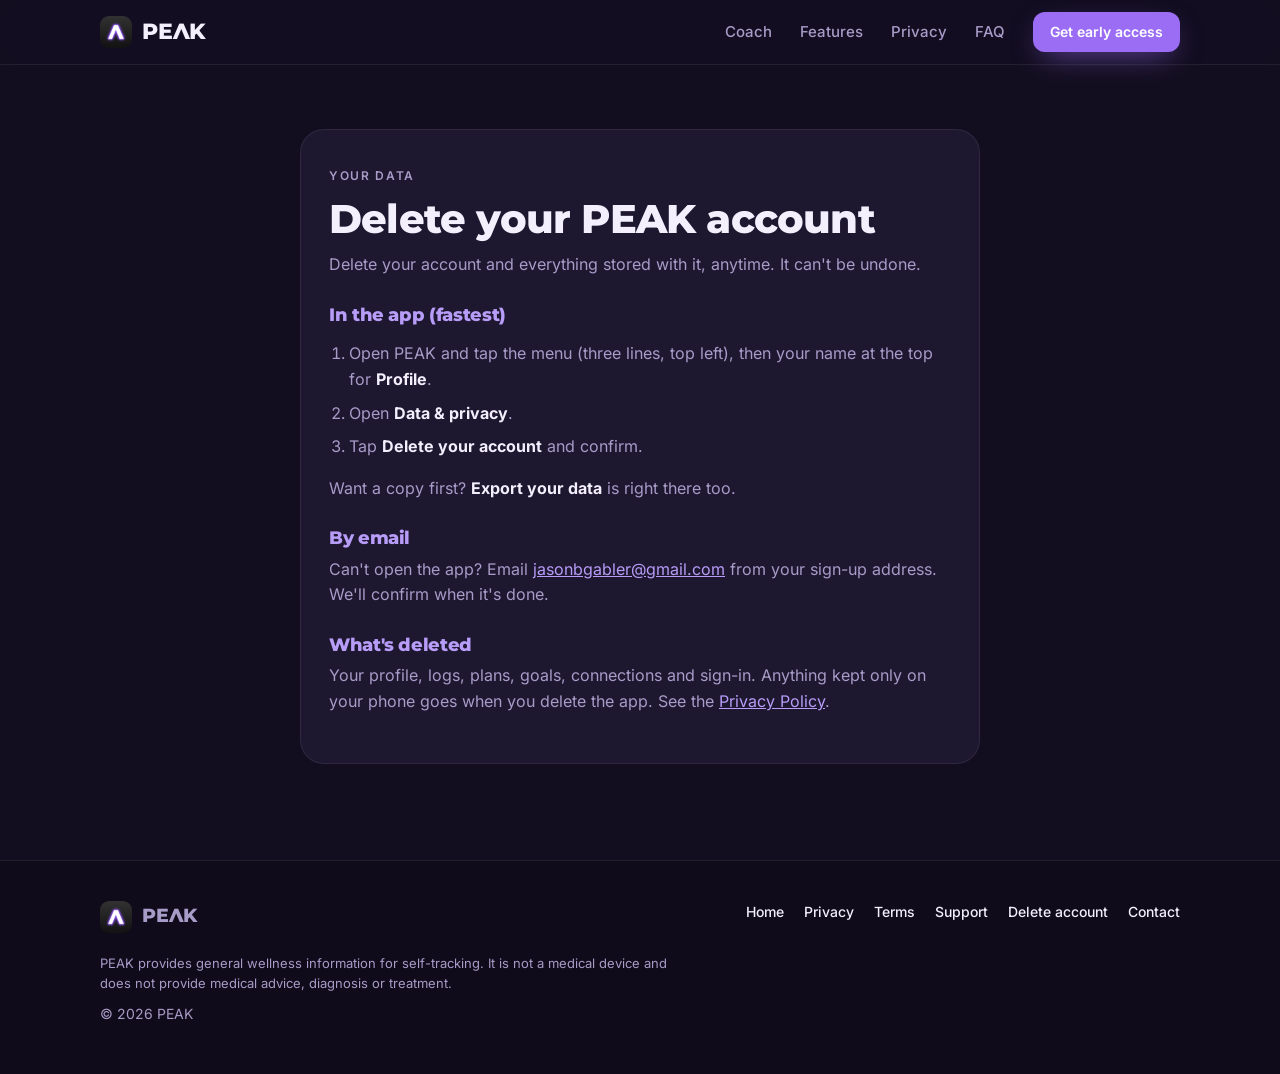
<file: delete-account.html>
<!doctype html>
<html lang="en">
<head>
<meta charset="utf-8">
<meta name="viewport" content="width=device-width, initial-scale=1, viewport-fit=cover">
<title>Delete your PEAK account</title>
<meta name="description" content="How to permanently delete your PEAK account and data, in the app or by email.">
<link rel="canonical" href="https://usepeakapp.com/delete-account">
<meta name="theme-color" content="#130E1F">
<link rel="icon" type="image/png" href="assets/favicon-64.png">
<link rel="apple-touch-icon" href="assets/apple-touch-icon.png">
<link rel="preload" href="fonts/montserrat-800ExtraBold.woff2" as="font" type="font/woff2" crossorigin>
<link rel="preload" href="fonts/inter-400Regular.woff2" as="font" type="font/woff2" crossorigin>
<link rel="stylesheet" href="assets/site.css">
</head>
<body>
<a class="skip" href="#main">Skip to content</a>
<header class="site-header">
  <div class="wrap">
    <a class="brand" href="./" aria-label="PEAK home">
      <img src="assets/icon-192.png" alt="" width="32" height="32">
      <span class="wordmark">PEΛK</span>
    </a>
    <nav class="nav" aria-label="Main">
      <a class="link" href="./#coach">Coach</a>
      <a class="link" href="./#features">Features</a>
      <a class="link" href="./#privacy">Privacy</a>
      <a class="link" href="./#faq">FAQ</a>
      <a class="btn btn-primary btn-sm" href="mailto:jasonbgabler@gmail.com?subject=PEAK%20early%20access&amp;body=I'd%20like%20early%20access%20to%20PEAK%20on%20iPhone.">Get early access</a>
    </nav>
  </div>
</header>
<main id="main" class="page"><div class="wrap"><div class="card">
<p class="eyebrow">Your data</p>
<h1>Delete your PEAK account</h1>
<p>Delete your account and everything stored with it, anytime. It can't be undone.</p>
<h2>In the app (fastest)</h2>
<ol>
<li>Open PEAK and tap the menu (three lines, top left), then your name at the top for <strong>Profile</strong>.</li>
<li>Open <strong>Data &amp; privacy</strong>.</li>
<li>Tap <strong>Delete your account</strong> and confirm.</li>
</ol>
<p style="margin-top:12px">Want a copy first? <strong>Export your data</strong> is right there too.</p>
<h2>By email</h2>
<p>Can't open the app? Email <a href="mailto:jasonbgabler@gmail.com?subject=Delete%20my%20PEAK%20account">jasonbgabler@gmail.com</a> from your sign-up address. We'll confirm when it's done.</p>
<h2>What's deleted</h2>
<p>Your profile, logs, plans, goals, connections and sign-in. Anything kept only on your phone goes when you delete the app. See the <a href="privacy-policy.html">Privacy Policy</a>.</p>
</div></div></main>
<footer class="site-footer">
  <div class="wrap">
    <div>
      <a class="brand" href="./" aria-label="PEAK home"><img src="assets/icon-192.png" alt="" width="28" height="28"><span class="wordmark" style="font-size:19px">PEΛK</span></a>
      <div class="disclaimer" style="margin-top:14px">PEAK provides general wellness information for self-tracking. It is not a medical device and does not provide medical advice, diagnosis or treatment.</div>
      <div style="margin-top:10px">© 2026 PEAK</div>
    </div>
    <nav class="foot-links" aria-label="Footer">
      <a href="./">Home</a>
      <a href="privacy-policy.html">Privacy</a>
      <a href="terms.html">Terms</a>
      <a href="support.html">Support</a>
      <a href="delete-account.html">Delete account</a>
      <a href="mailto:jasonbgabler@gmail.com">Contact</a>
    </nav>
  </div>
</footer>
</body>
</html>
</file>
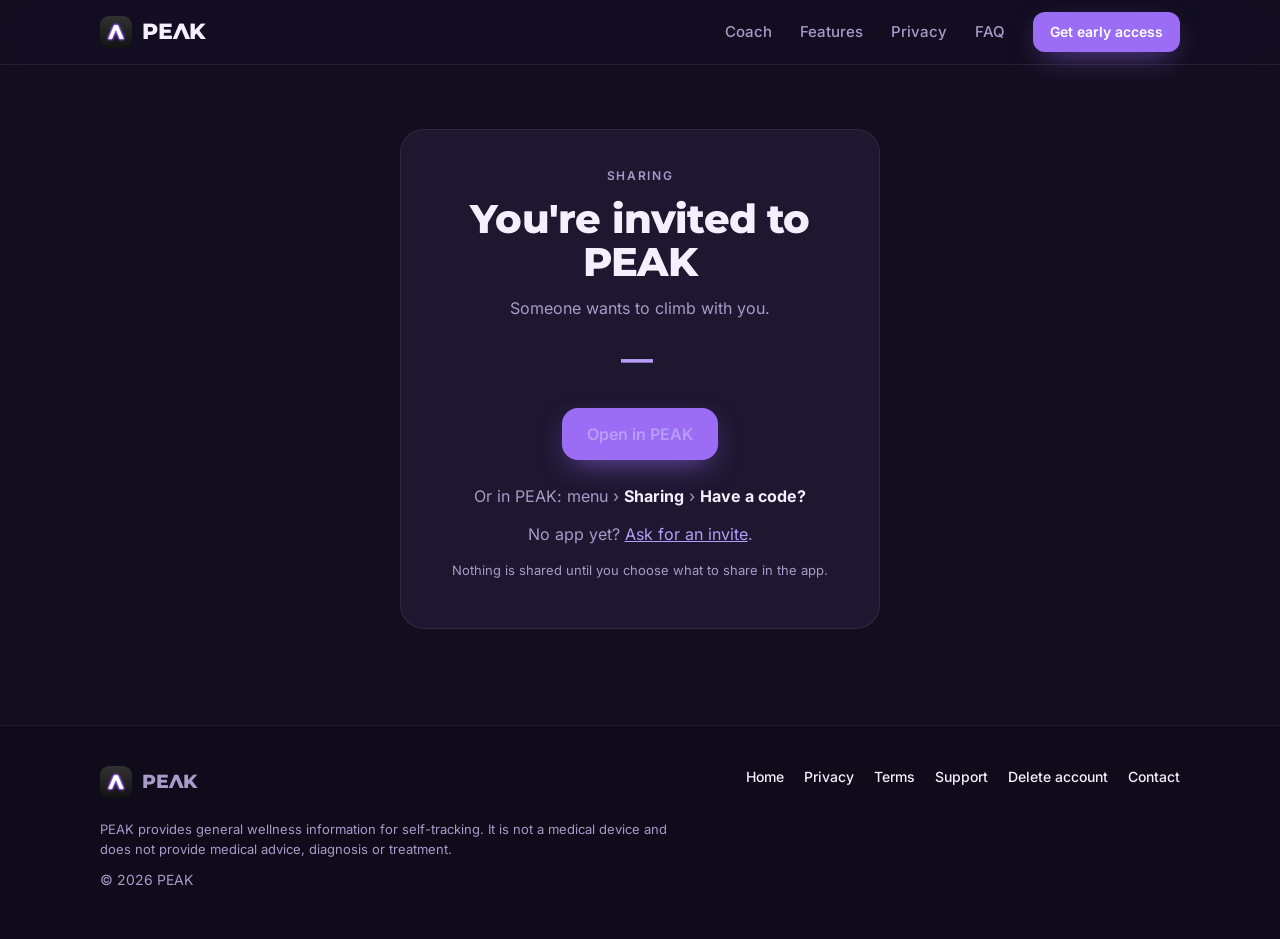
<file: join.html>
<!doctype html>
<html lang="en">
<head>
<meta charset="utf-8">
<meta name="viewport" content="width=device-width, initial-scale=1, viewport-fit=cover">
<title>Join on PEAK</title>
<meta name="description" content="An invitation to connect on PEAK.">
<meta name="robots" content="noindex">
<meta name="theme-color" content="#130E1F">
<link rel="icon" type="image/png" href="assets/favicon-64.png">
<link rel="apple-touch-icon" href="assets/apple-touch-icon.png">
<link rel="preload" href="fonts/montserrat-800ExtraBold.woff2" as="font" type="font/woff2" crossorigin>
<link rel="preload" href="fonts/inter-400Regular.woff2" as="font" type="font/woff2" crossorigin>
<link rel="stylesheet" href="assets/site.css">
</head>
<body>
<a class="skip" href="#main">Skip to content</a>
<header class="site-header">
  <div class="wrap">
    <a class="brand" href="./" aria-label="PEAK home">
      <img src="assets/icon-192.png" alt="" width="32" height="32">
      <span class="wordmark">PEΛK</span>
    </a>
    <nav class="nav" aria-label="Main">
      <a class="link" href="./#coach">Coach</a>
      <a class="link" href="./#features">Features</a>
      <a class="link" href="./#privacy">Privacy</a>
      <a class="link" href="./#faq">FAQ</a>
      <a class="btn btn-primary btn-sm" href="mailto:jasonbgabler@gmail.com?subject=PEAK%20early%20access&amp;body=I'd%20like%20early%20access%20to%20PEAK%20on%20iPhone.">Get early access</a>
    </nav>
  </div>
</header>
<main id="main" class="page"><div class="wrap"><div class="card" style="text-align:center;max-width:480px">
<p class="eyebrow">Sharing</p>
<h1>You're invited to PEAK</h1>
<p>Someone wants to climb with you.</p>
<div class="invite-code" id="code"></div>
<a class="btn btn-primary" id="open" href="#">Open in PEAK</a>
<p style="margin-top:24px">Or in PEAK: menu › <strong>Sharing</strong> › <strong>Have a code?</strong></p>
<p>No app yet? <a href="mailto:jasonbgabler@gmail.com?subject=PEAK%20early%20access&amp;body=I'd%20like%20early%20access%20to%20PEAK%20on%20iPhone.">Ask for an invite</a>.</p>
<p class="small-note">Nothing is shared until you choose what to share in the app.</p>
</div></div></main>
<script>
  (function () {
    var code = (new URLSearchParams(location.search).get("code") || "").toUpperCase().replace(/[^A-Z0-9]/g, "").slice(0, 12);
    document.getElementById("code").textContent = code || "—";
    var url = "peak://join/" + encodeURIComponent(code);
    document.getElementById("open").setAttribute("href", url);
    if (code) setTimeout(function () { location.href = url; }, 300);
  })();
</script>
<footer class="site-footer">
  <div class="wrap">
    <div>
      <a class="brand" href="./" aria-label="PEAK home"><img src="assets/icon-192.png" alt="" width="28" height="28"><span class="wordmark" style="font-size:19px">PEΛK</span></a>
      <div class="disclaimer" style="margin-top:14px">PEAK provides general wellness information for self-tracking. It is not a medical device and does not provide medical advice, diagnosis or treatment.</div>
      <div style="margin-top:10px">© 2026 PEAK</div>
    </div>
    <nav class="foot-links" aria-label="Footer">
      <a href="./">Home</a>
      <a href="privacy-policy.html">Privacy</a>
      <a href="terms.html">Terms</a>
      <a href="support.html">Support</a>
      <a href="delete-account.html">Delete account</a>
      <a href="mailto:jasonbgabler@gmail.com">Contact</a>
    </nav>
  </div>
</footer>
</body>
</html>
</file>
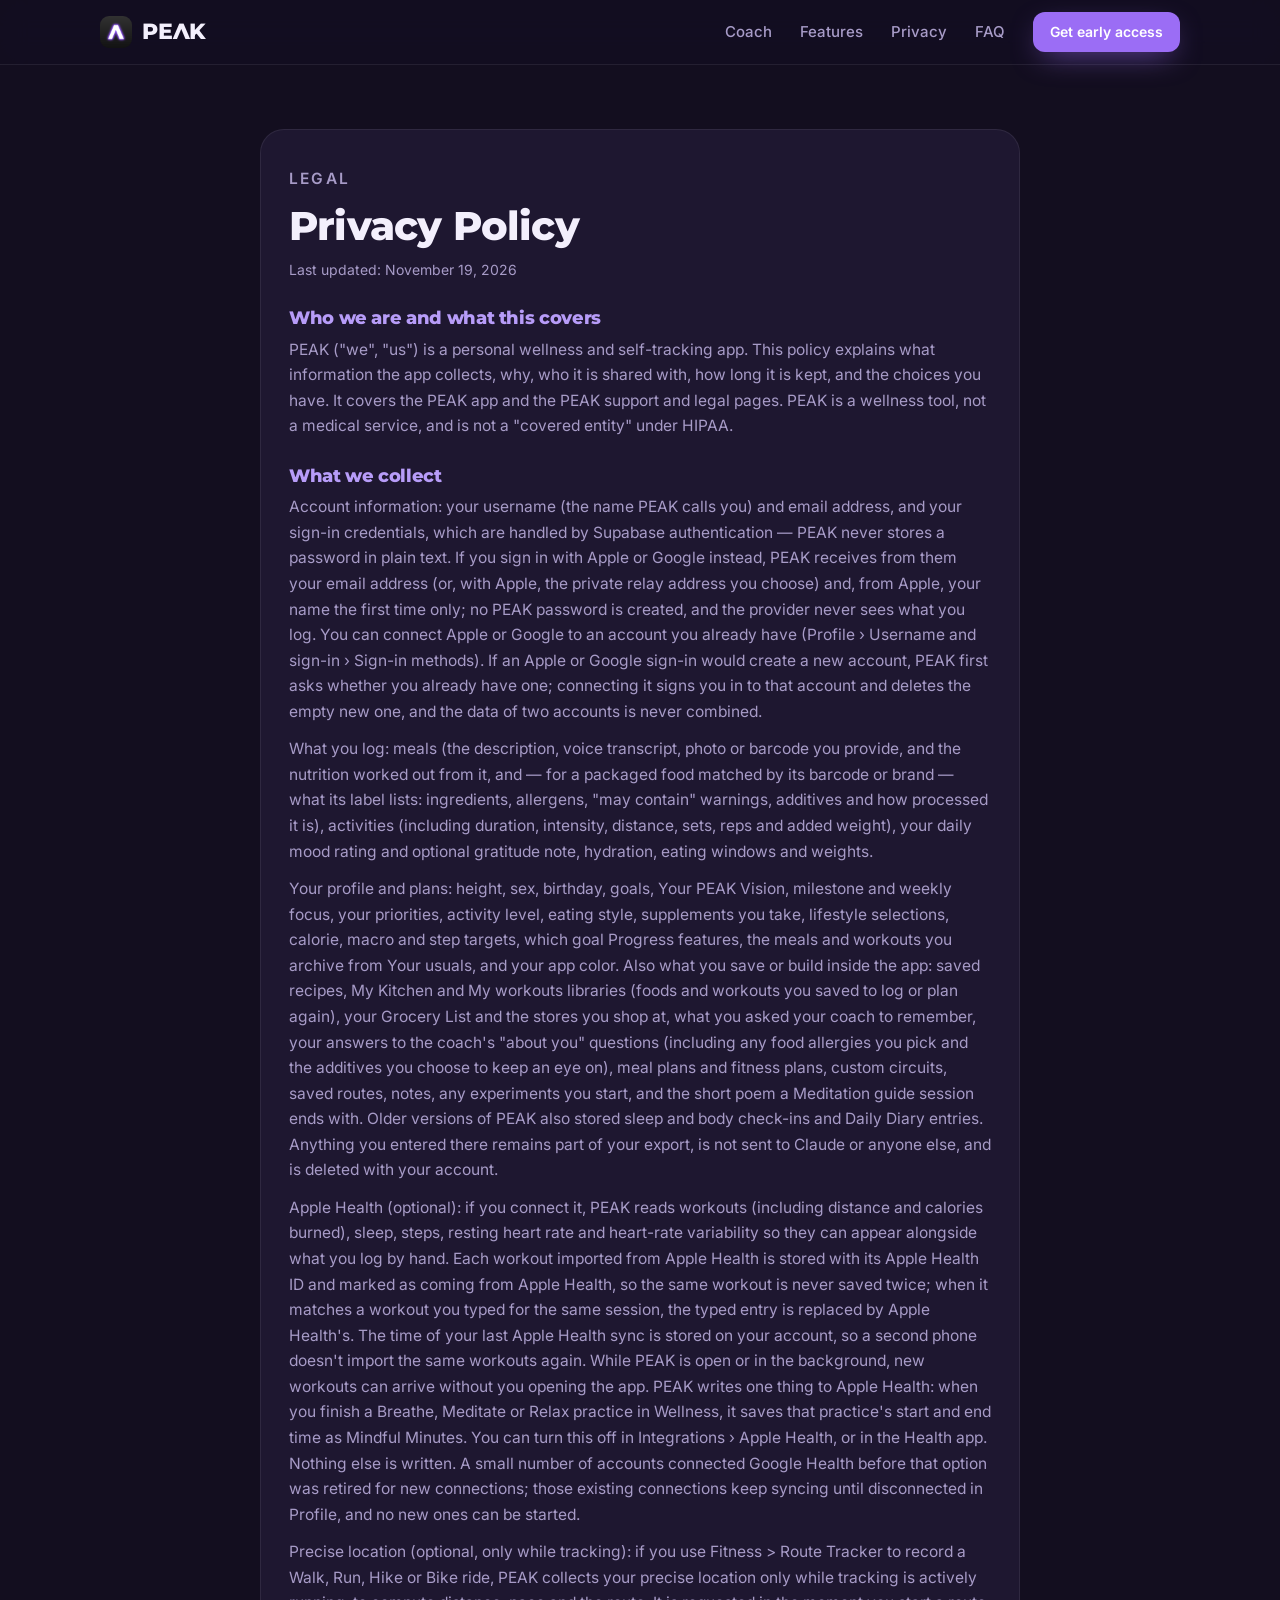
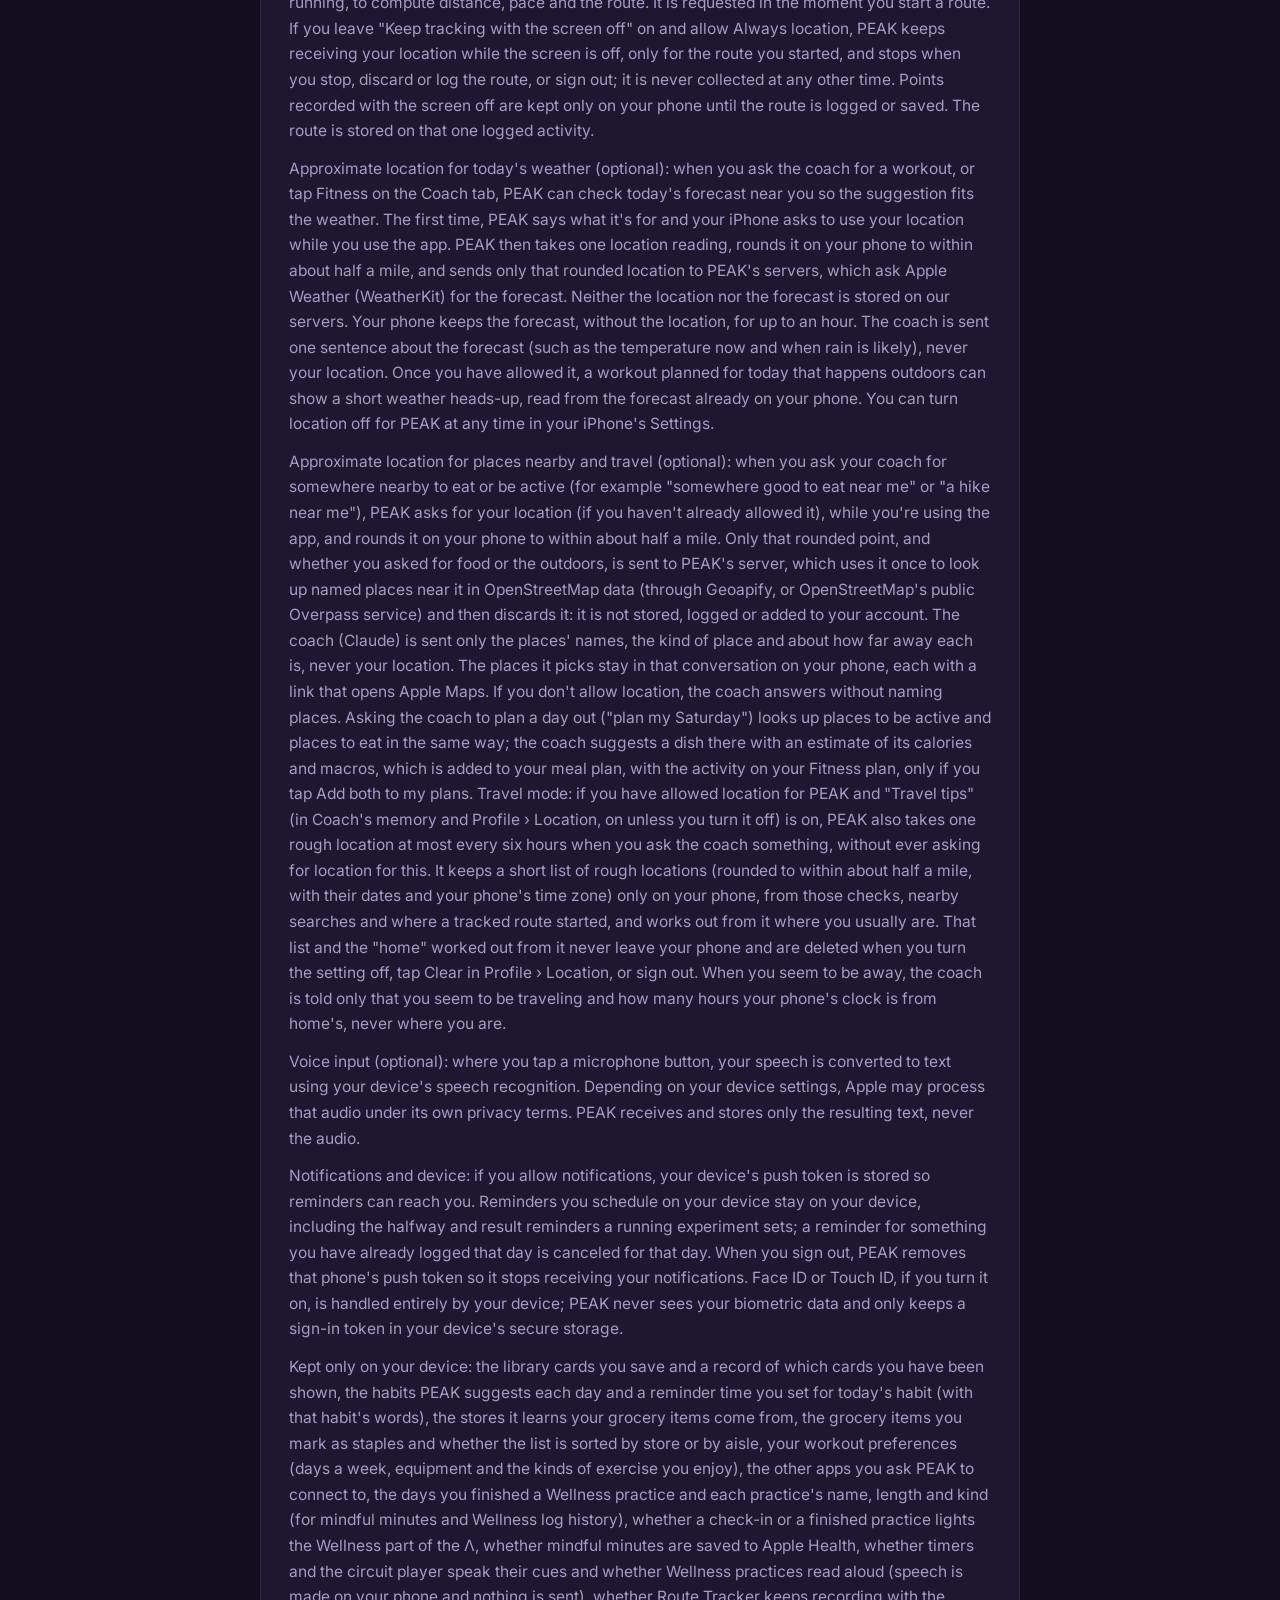
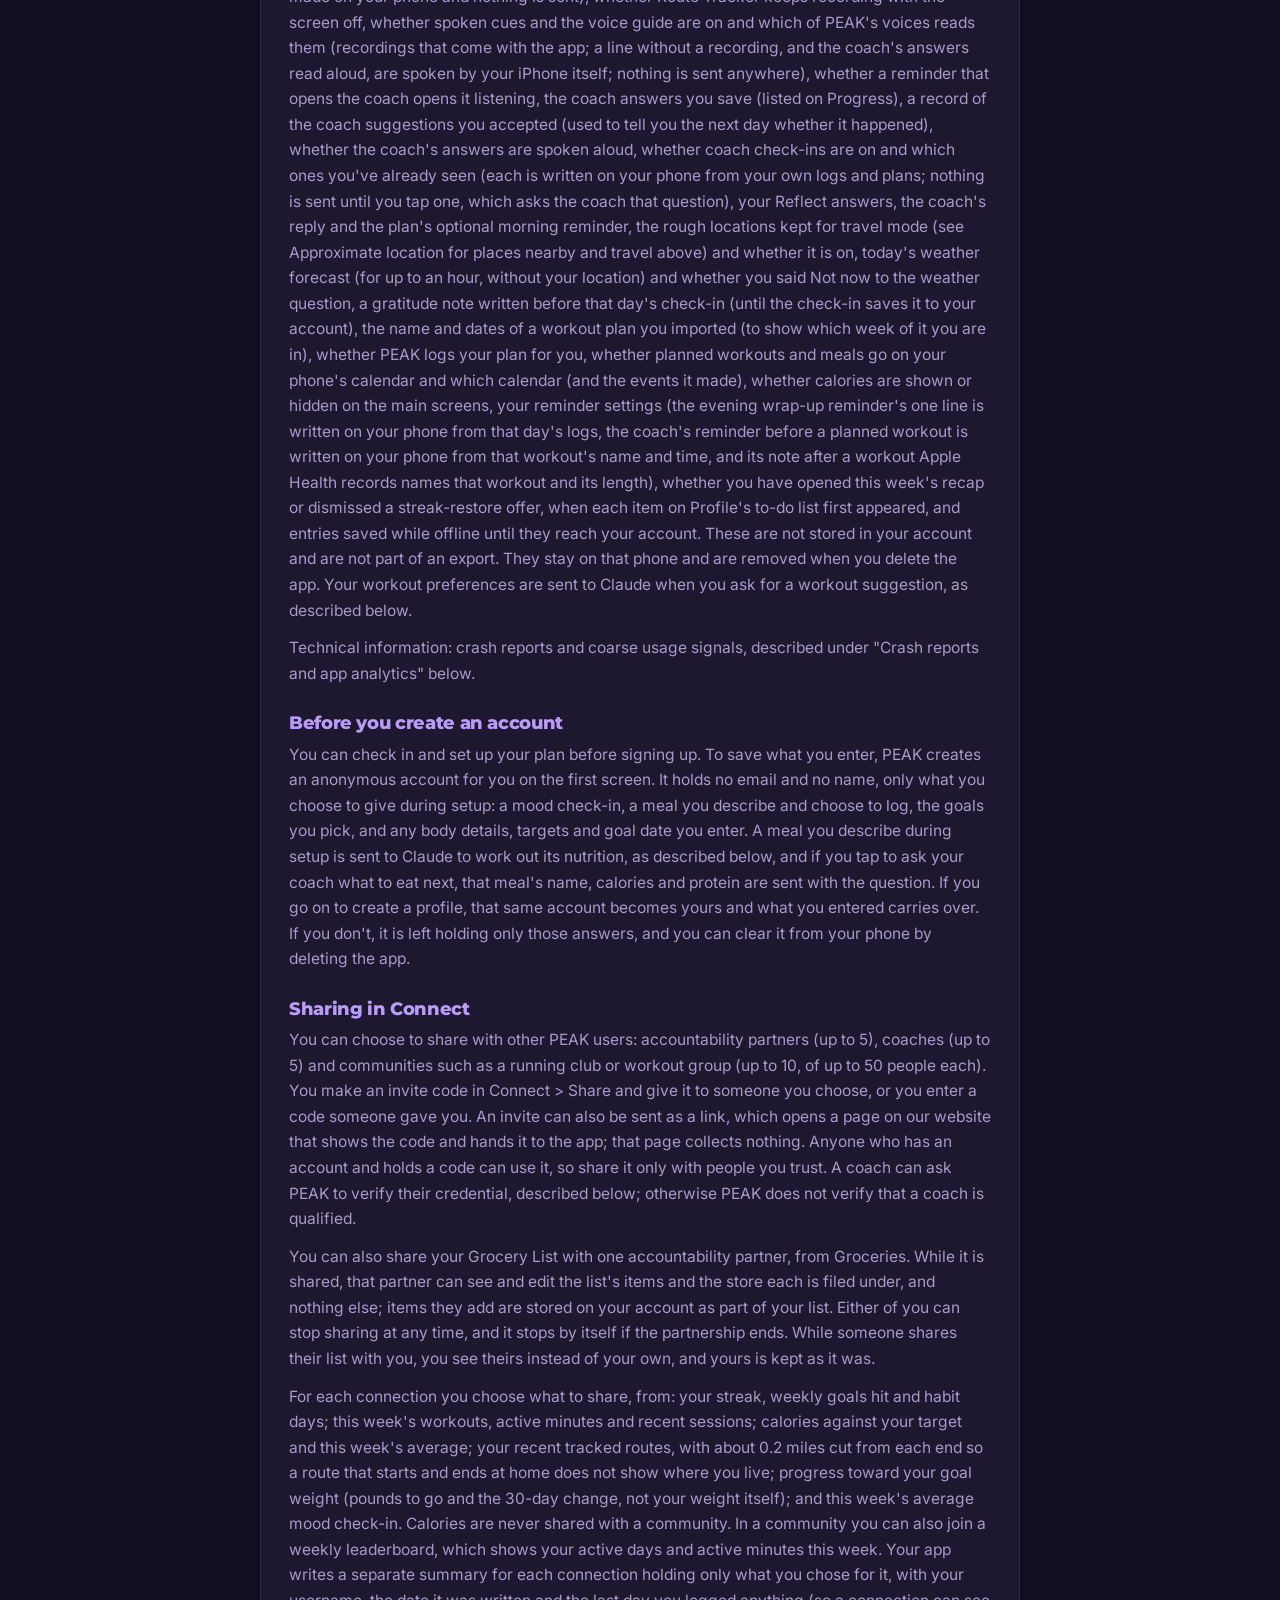
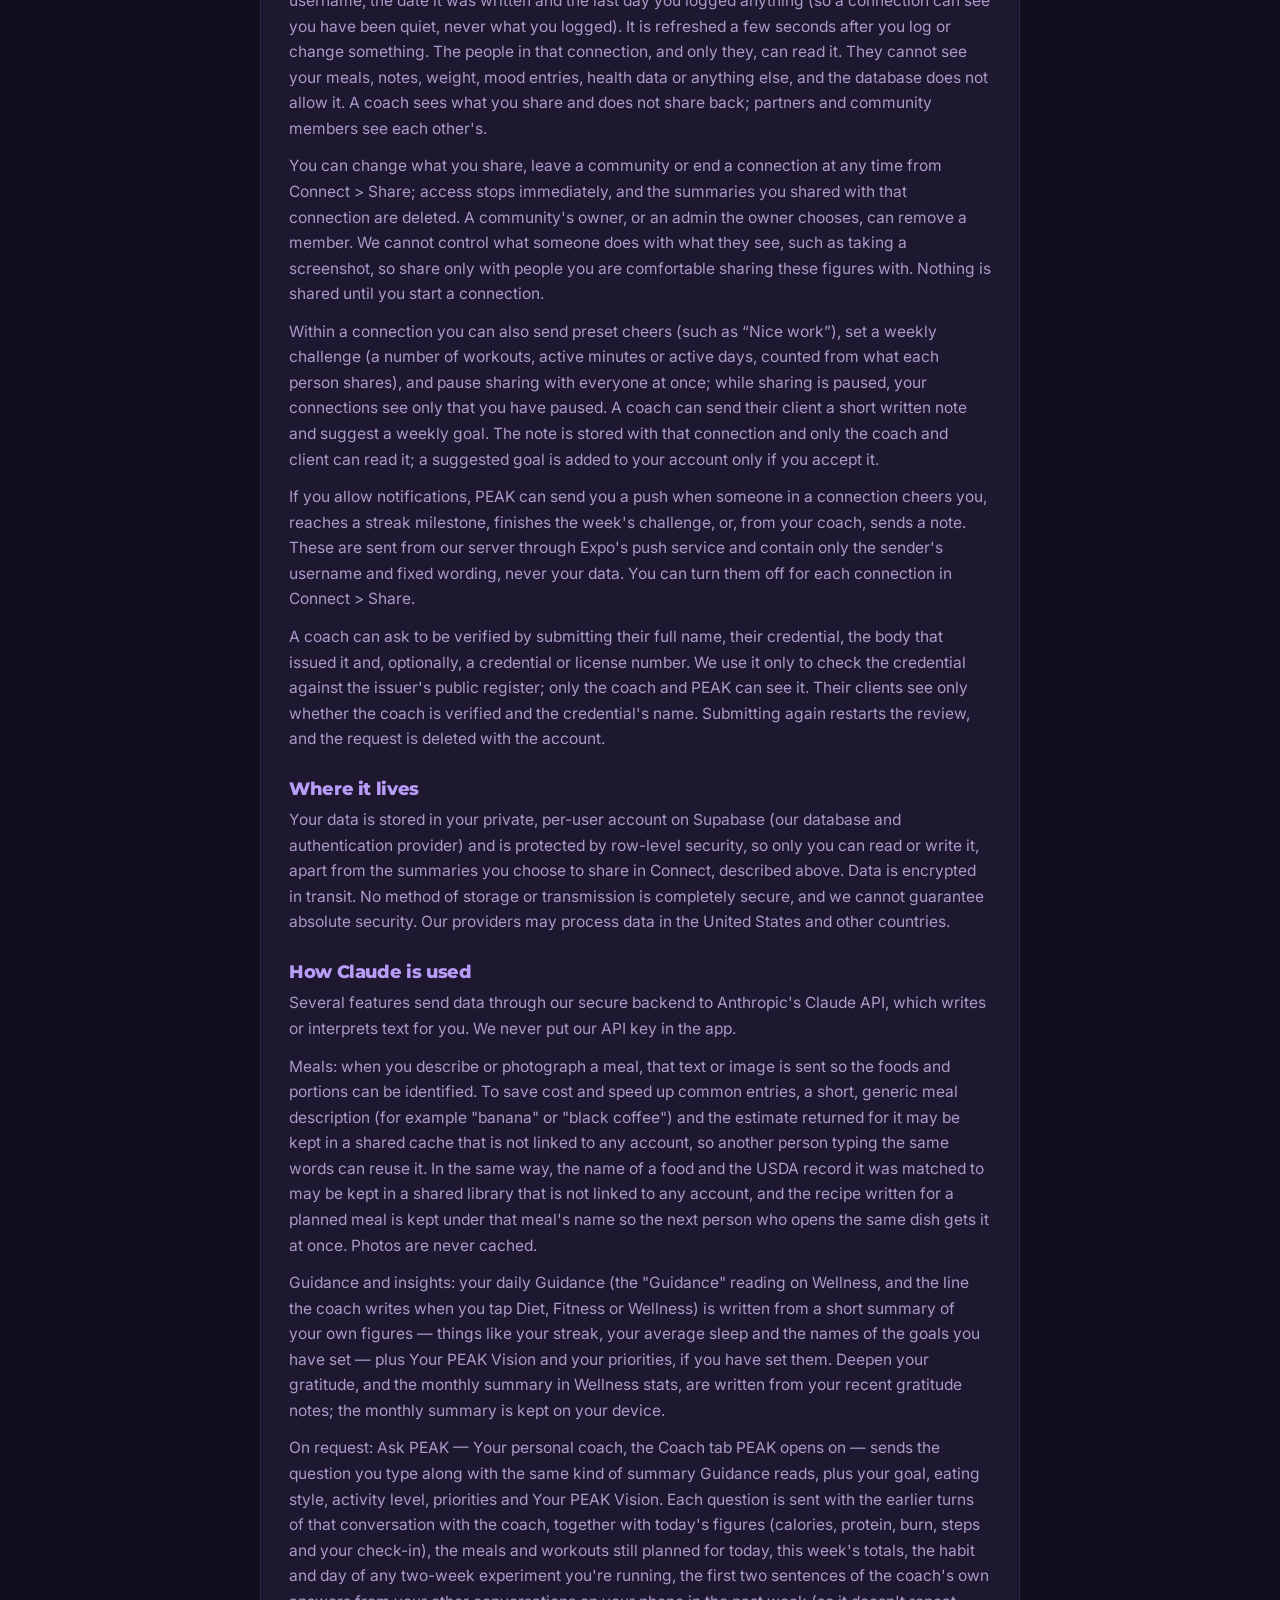
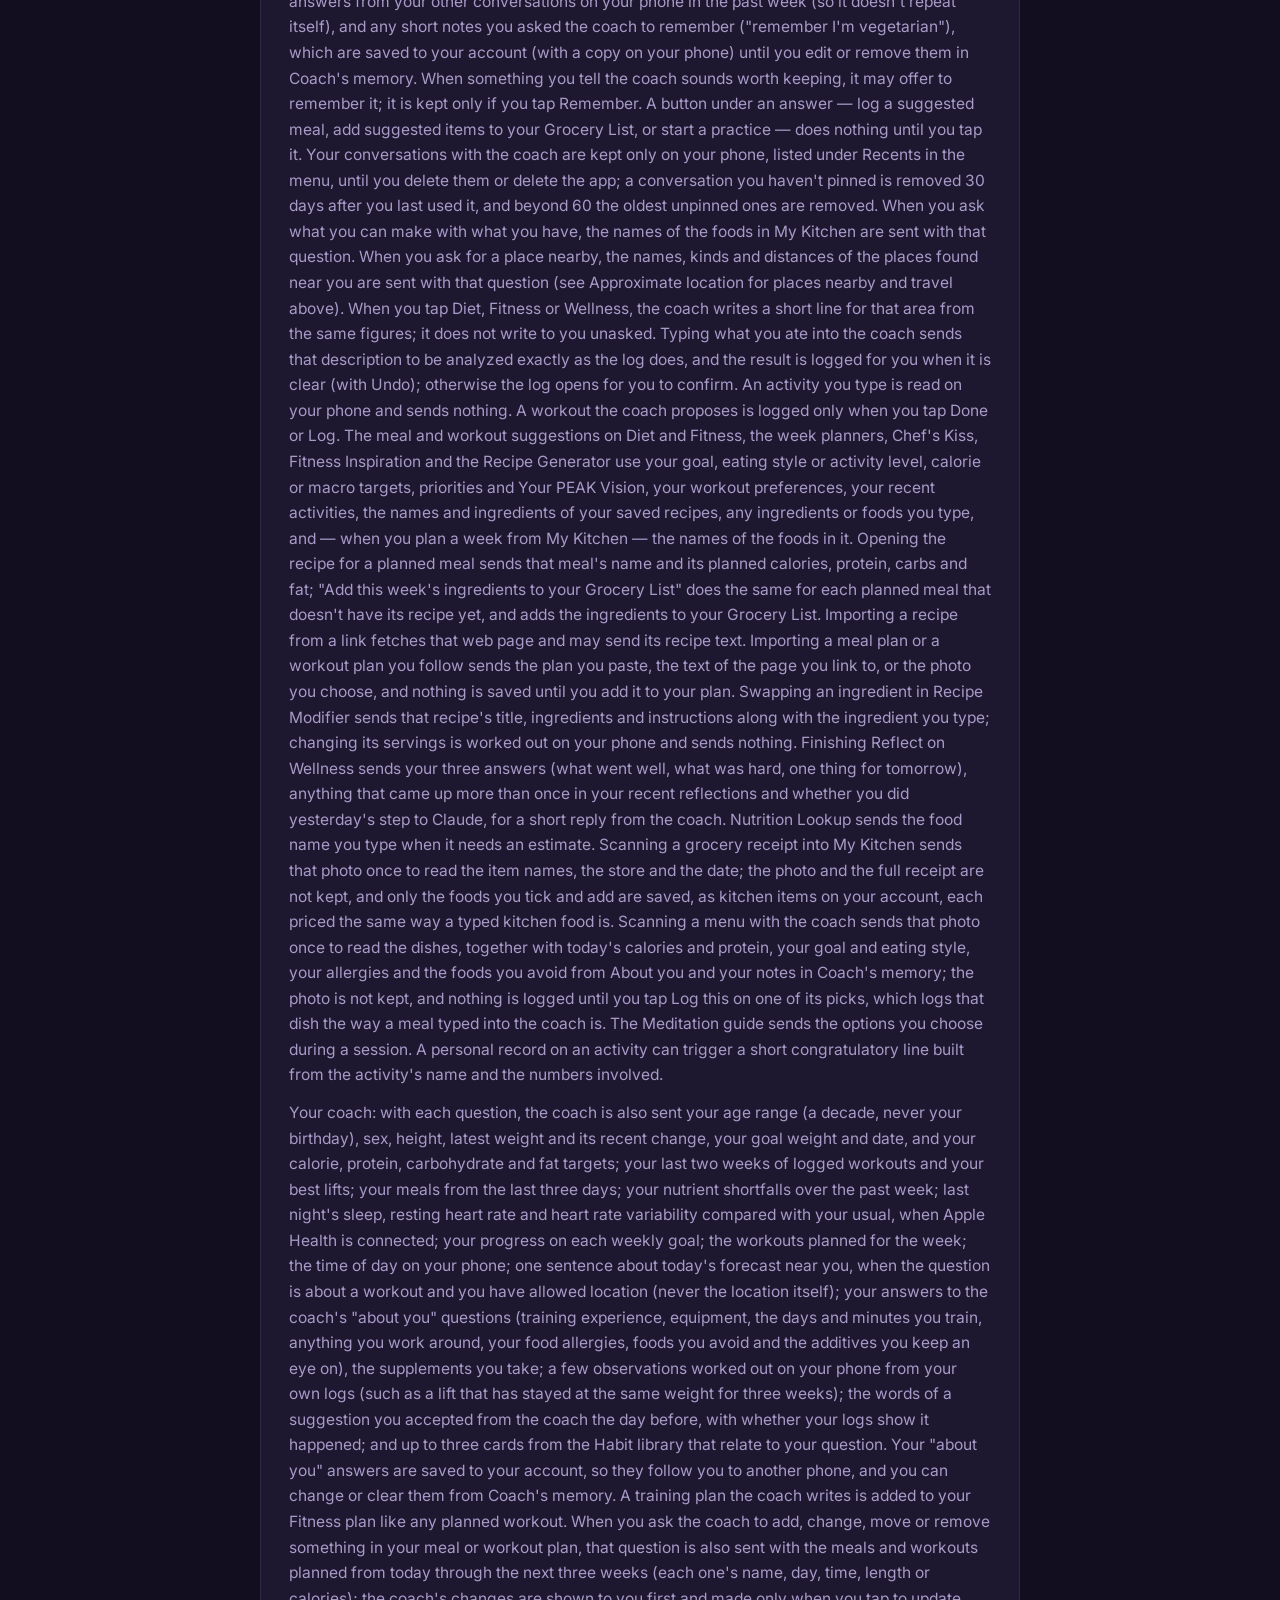
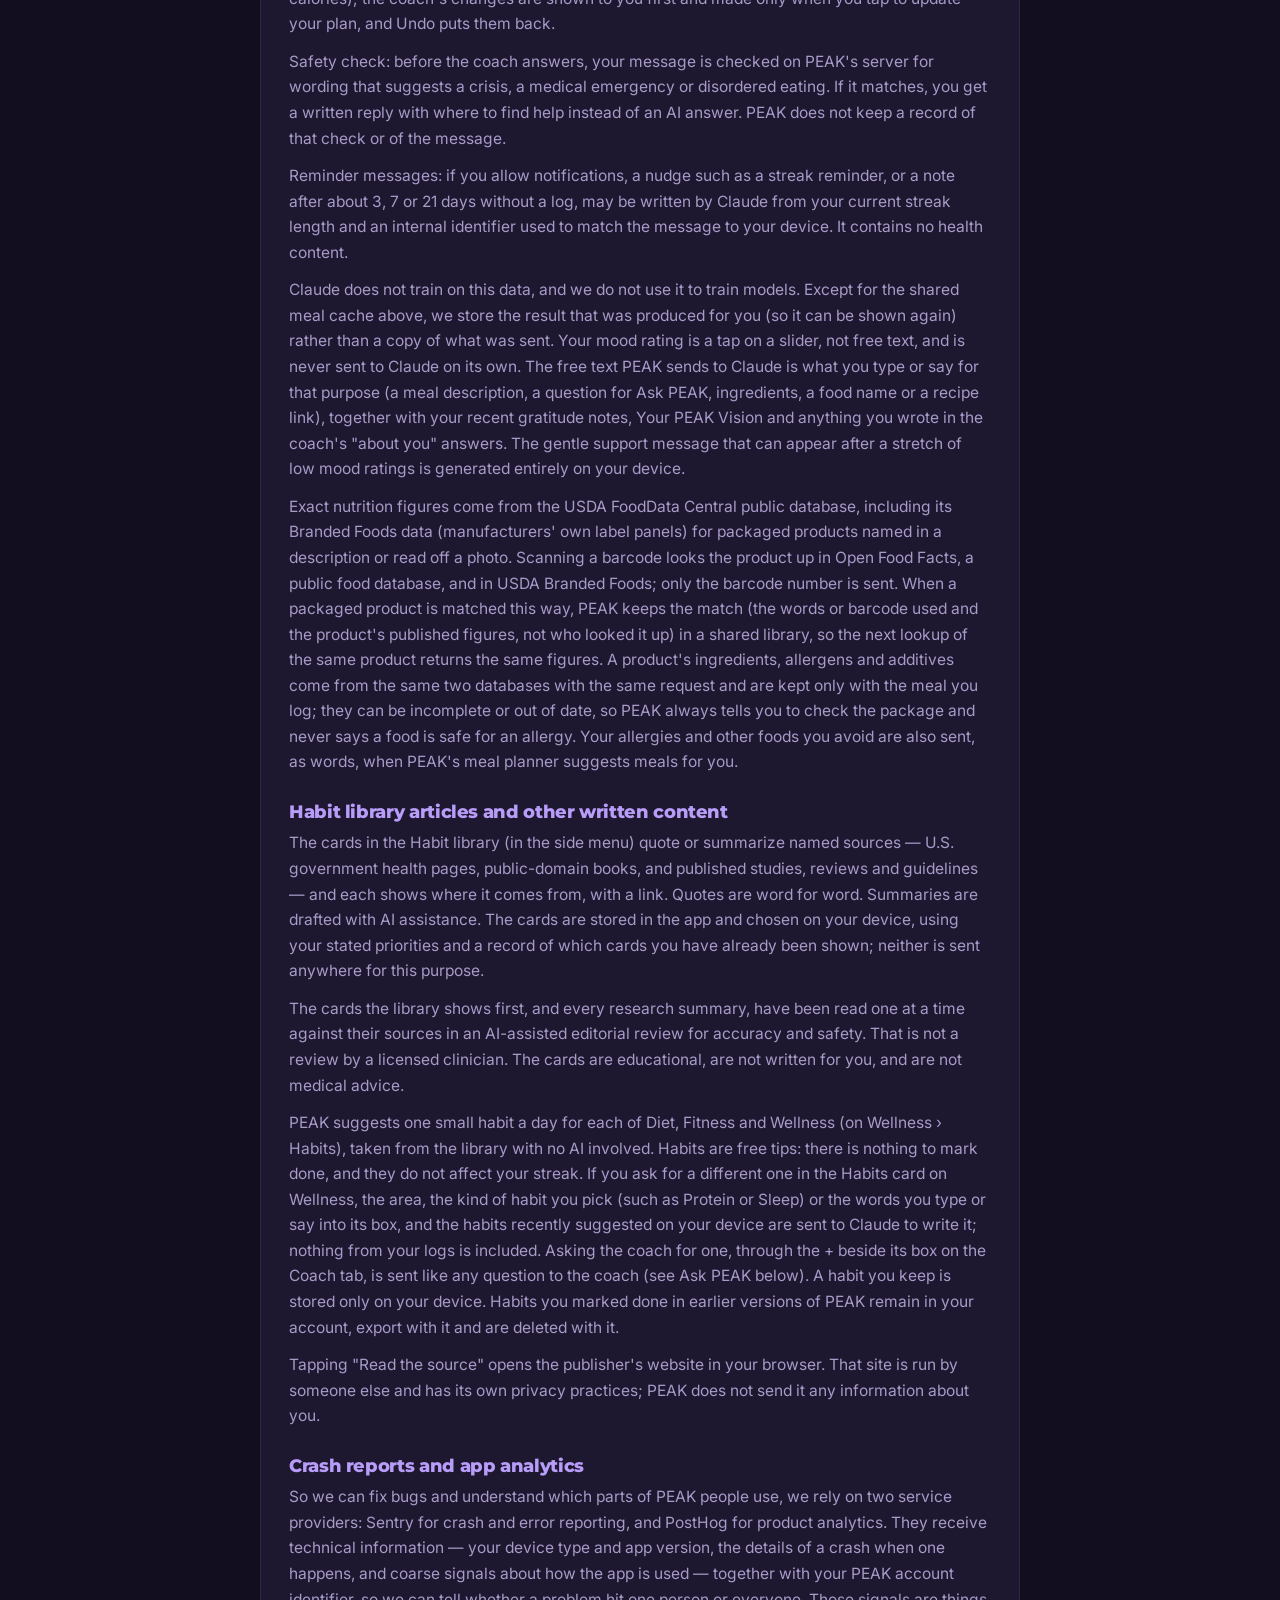
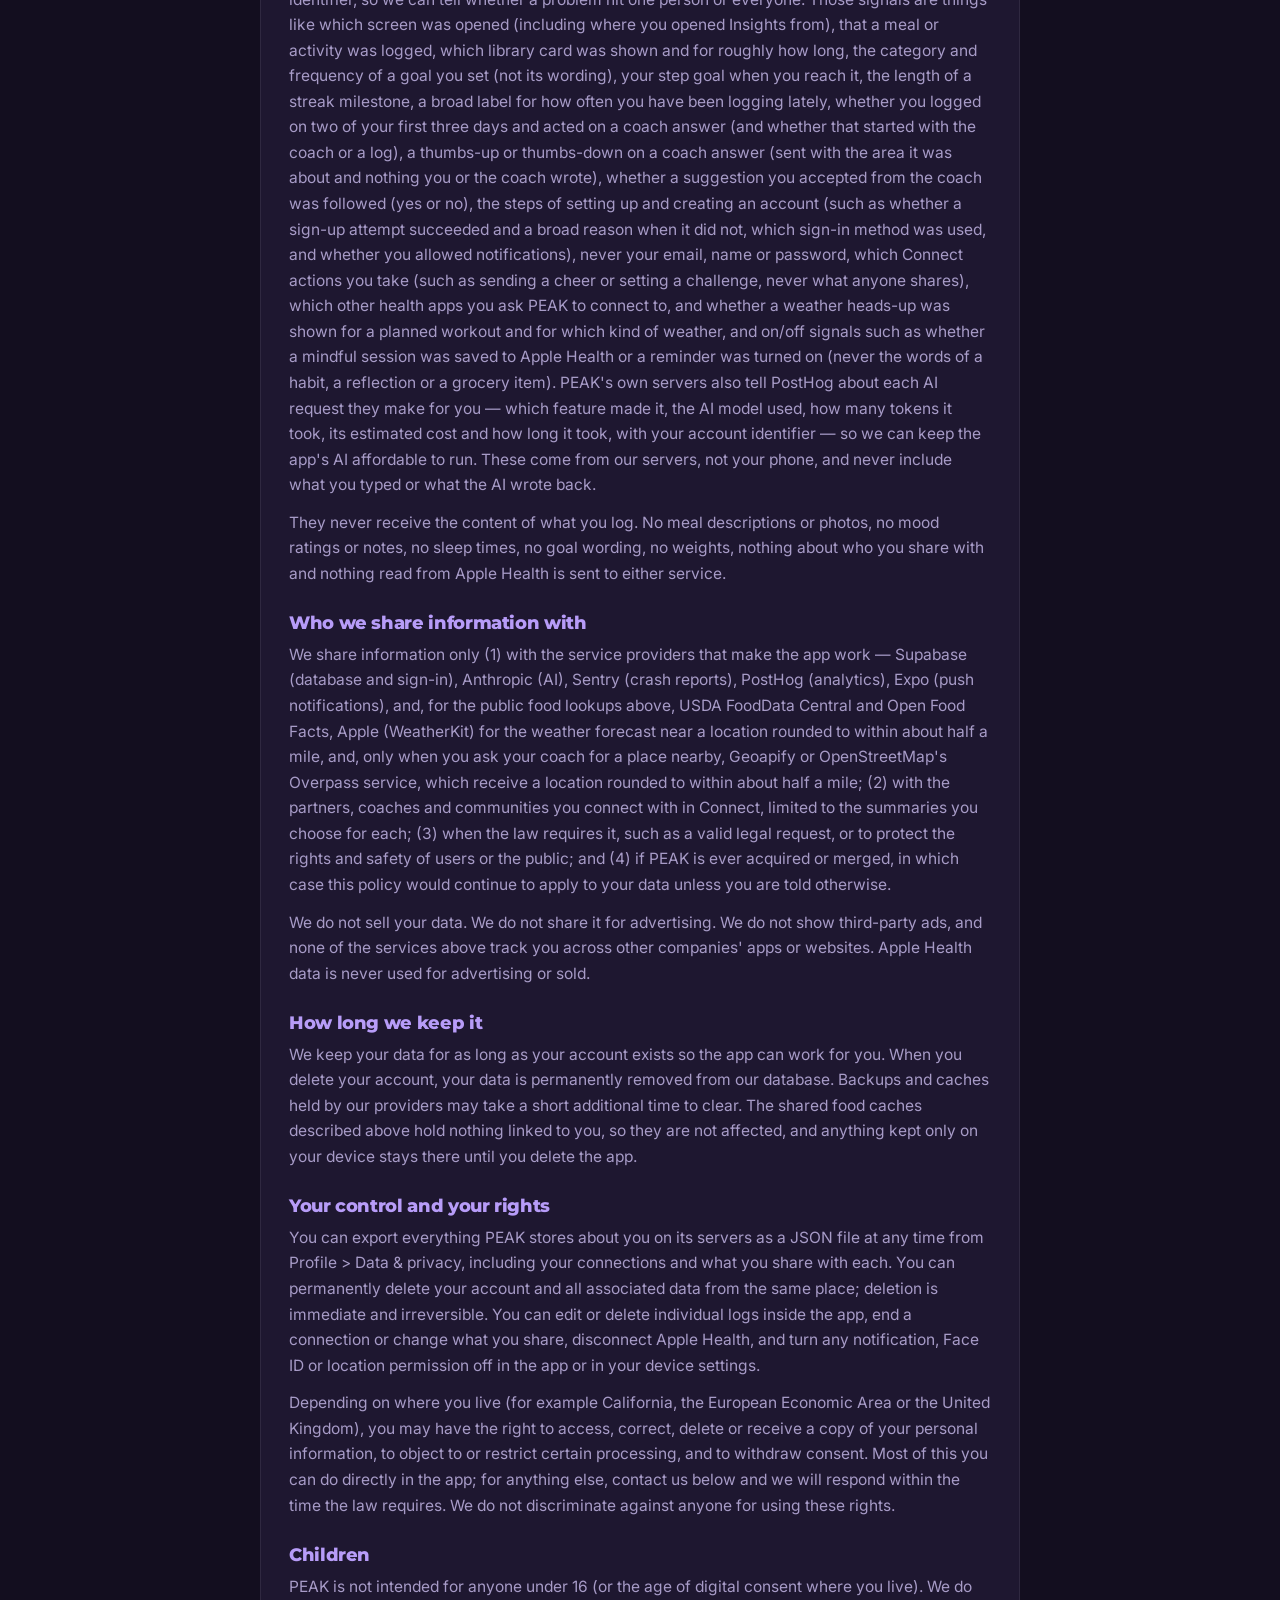
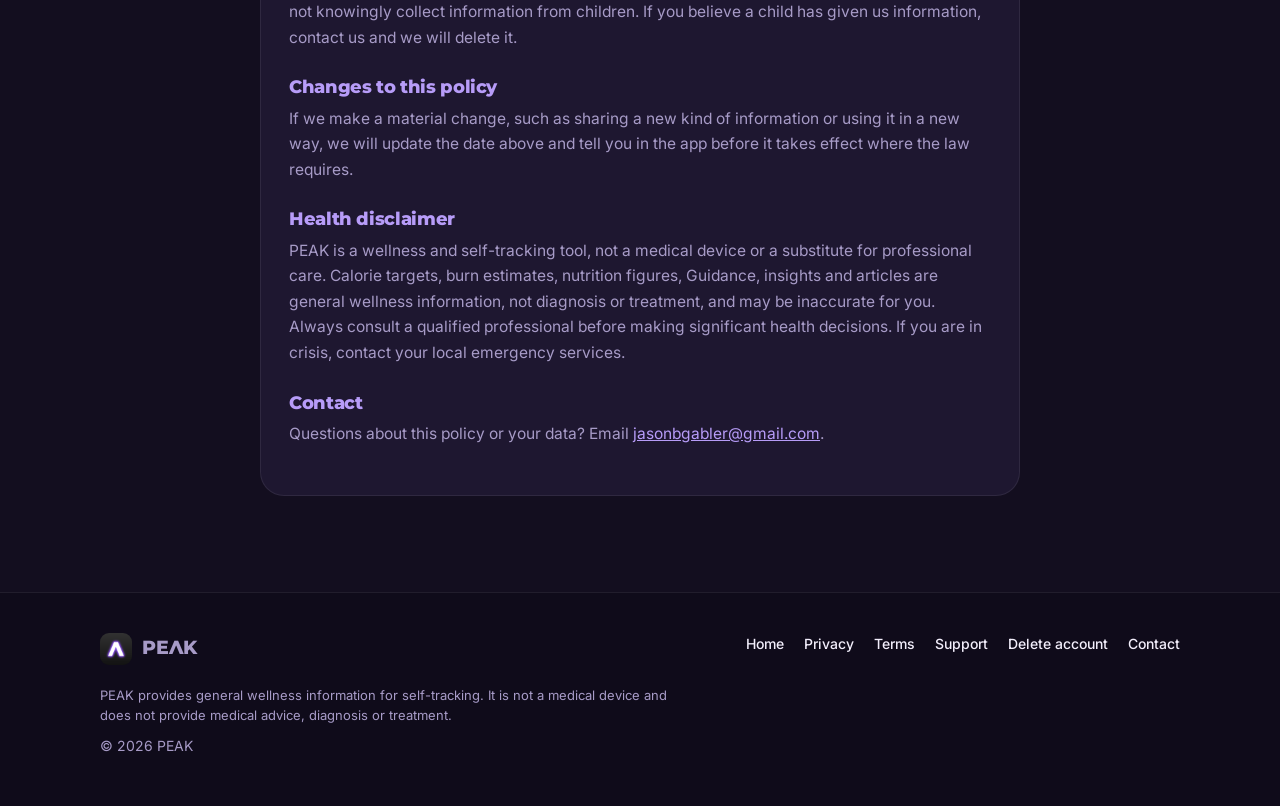
<file: privacy-policy.html>
<!doctype html>
<html lang="en">
<head>
<meta charset="utf-8">
<meta name="viewport" content="width=device-width, initial-scale=1, viewport-fit=cover">
<title>PEAK — Privacy Policy</title>
<meta name="description" content="What PEAK collects, why, who it is shared with and the choices you have.">
<link rel="canonical" href="https://usepeakapp.com/privacy-policy">
<meta name="theme-color" content="#130E1F">
<link rel="icon" type="image/png" href="assets/favicon-64.png">
<link rel="apple-touch-icon" href="assets/apple-touch-icon.png">
<link rel="preload" href="fonts/montserrat-800ExtraBold.woff2" as="font" type="font/woff2" crossorigin>
<link rel="preload" href="fonts/inter-400Regular.woff2" as="font" type="font/woff2" crossorigin>
<link rel="stylesheet" href="assets/site.css">
</head>
<body>
<a class="skip" href="#main">Skip to content</a>
<header class="site-header">
  <div class="wrap">
    <a class="brand" href="./" aria-label="PEAK home">
      <img src="assets/icon-192.png" alt="" width="32" height="32">
      <span class="wordmark">PEΛK</span>
    </a>
    <nav class="nav" aria-label="Main">
      <a class="link" href="./#coach">Coach</a>
      <a class="link" href="./#features">Features</a>
      <a class="link" href="./#privacy">Privacy</a>
      <a class="link" href="./#faq">FAQ</a>
      <a class="btn btn-primary btn-sm" href="mailto:jasonbgabler@gmail.com?subject=PEAK%20early%20access&amp;body=I'd%20like%20early%20access%20to%20PEAK%20on%20iPhone.">Get early access</a>
    </nav>
  </div>
</header>
<main id="main" class="page legal"><div class="wrap"><div class="card">
<p class="eyebrow">Legal</p>
<h1>Privacy Policy</h1>
<div class="updated">Last updated: November 19, 2026</div>

<h2>Who we are and what this covers</h2>
<p>PEAK ("we", "us") is a personal wellness and self-tracking app. This policy explains what information the app collects, why, who it is shared with, how long it is kept, and the choices you have. It covers the PEAK app and the PEAK support and legal pages. PEAK is a wellness tool, not a medical service, and is not a "covered entity" under HIPAA.</p>

<h2>What we collect</h2>
<p>Account information: your username (the name PEAK calls you) and email address, and your sign-in credentials, which are handled by Supabase authentication — PEAK never stores a password in plain text. If you sign in with Apple or Google instead, PEAK receives from them your email address (or, with Apple, the private relay address you choose) and, from Apple, your name the first time only; no PEAK password is created, and the provider never sees what you log. You can connect Apple or Google to an account you already have (Profile › Username and sign-in › Sign-in methods). If an Apple or Google sign-in would create a new account, PEAK first asks whether you already have one; connecting it signs you in to that account and deletes the empty new one, and the data of two accounts is never combined.</p>
<p>What you log: meals (the description, voice transcript, photo or barcode you provide, and the nutrition worked out from it, and — for a packaged food matched by its barcode or brand — what its label lists: ingredients, allergens, "may contain" warnings, additives and how processed it is), activities (including duration, intensity, distance, sets, reps and added weight), your daily mood rating and optional gratitude note, hydration, eating windows and weights.</p>
<p>Your profile and plans: height, sex, birthday, goals, Your PEAK Vision, milestone and weekly focus, your priorities, activity level, eating style, supplements you take, lifestyle selections, calorie, macro and step targets, which goal Progress features, the meals and workouts you archive from Your usuals, and your app color. Also what you save or build inside the app: saved recipes, My Kitchen and My workouts libraries (foods and workouts you saved to log or plan again), your Grocery List and the stores you shop at, what you asked your coach to remember, your answers to the coach's "about you" questions (including any food allergies you pick and the additives you choose to keep an eye on), meal plans and fitness plans, custom circuits, saved routes, notes, any experiments you start, and the short poem a Meditation guide session ends with. Older versions of PEAK also stored sleep and body check-ins and Daily Diary entries. Anything you entered there remains part of your export, is not sent to Claude or anyone else, and is deleted with your account.</p>
<p>Apple Health (optional): if you connect it, PEAK reads workouts (including distance and calories burned), sleep, steps, resting heart rate and heart-rate variability so they can appear alongside what you log by hand. Each workout imported from Apple Health is stored with its Apple Health ID and marked as coming from Apple Health, so the same workout is never saved twice; when it matches a workout you typed for the same session, the typed entry is replaced by Apple Health's. The time of your last Apple Health sync is stored on your account, so a second phone doesn't import the same workouts again. While PEAK is open or in the background, new workouts can arrive without you opening the app. PEAK writes one thing to Apple Health: when you finish a Breathe, Meditate or Relax practice in Wellness, it saves that practice's start and end time as Mindful Minutes. You can turn this off in Integrations › Apple Health, or in the Health app. Nothing else is written. A small number of accounts connected Google Health before that option was retired for new connections; those existing connections keep syncing until disconnected in Profile, and no new ones can be started.</p>
<p>Precise location (optional, only while tracking): if you use Fitness &gt; Route Tracker to record a Walk, Run, Hike or Bike ride, PEAK collects your precise location only while tracking is actively running, to compute distance, pace and the route. It is requested in the moment you start a route. If you leave "Keep tracking with the screen off" on and allow Always location, PEAK keeps receiving your location while the screen is off, only for the route you started, and stops when you stop, discard or log the route, or sign out; it is never collected at any other time. Points recorded with the screen off are kept only on your phone until the route is logged or saved. The route is stored on that one logged activity.</p>
<p>Approximate location for today's weather (optional): when you ask the coach for a workout, or tap Fitness on the Coach tab, PEAK can check today's forecast near you so the suggestion fits the weather. The first time, PEAK says what it's for and your iPhone asks to use your location while you use the app. PEAK then takes one location reading, rounds it on your phone to within about half a mile, and sends only that rounded location to PEAK's servers, which ask Apple Weather (WeatherKit) for the forecast. Neither the location nor the forecast is stored on our servers. Your phone keeps the forecast, without the location, for up to an hour. The coach is sent one sentence about the forecast (such as the temperature now and when rain is likely), never your location. Once you have allowed it, a workout planned for today that happens outdoors can show a short weather heads-up, read from the forecast already on your phone. You can turn location off for PEAK at any time in your iPhone's Settings.</p>
<p>Approximate location for places nearby and travel (optional): when you ask your coach for somewhere nearby to eat or be active (for example "somewhere good to eat near me" or "a hike near me"), PEAK asks for your location (if you haven't already allowed it), while you're using the app, and rounds it on your phone to within about half a mile. Only that rounded point, and whether you asked for food or the outdoors, is sent to PEAK's server, which uses it once to look up named places near it in OpenStreetMap data (through Geoapify, or OpenStreetMap's public Overpass service) and then discards it: it is not stored, logged or added to your account. The coach (Claude) is sent only the places' names, the kind of place and about how far away each is, never your location. The places it picks stay in that conversation on your phone, each with a link that opens Apple Maps. If you don't allow location, the coach answers without naming places. Asking the coach to plan a day out ("plan my Saturday") looks up places to be active and places to eat in the same way; the coach suggests a dish there with an estimate of its calories and macros, which is added to your meal plan, with the activity on your Fitness plan, only if you tap Add both to my plans. Travel mode: if you have allowed location for PEAK and "Travel tips" (in Coach's memory and Profile › Location, on unless you turn it off) is on, PEAK also takes one rough location at most every six hours when you ask the coach something, without ever asking for location for this. It keeps a short list of rough locations (rounded to within about half a mile, with their dates and your phone's time zone) only on your phone, from those checks, nearby searches and where a tracked route started, and works out from it where you usually are. That list and the "home" worked out from it never leave your phone and are deleted when you turn the setting off, tap Clear in Profile › Location, or sign out. When you seem to be away, the coach is told only that you seem to be traveling and how many hours your phone's clock is from home's, never where you are.</p>
<p>Voice input (optional): where you tap a microphone button, your speech is converted to text using your device's speech recognition. Depending on your device settings, Apple may process that audio under its own privacy terms. PEAK receives and stores only the resulting text, never the audio.</p>
<p>Notifications and device: if you allow notifications, your device's push token is stored so reminders can reach you. Reminders you schedule on your device stay on your device, including the halfway and result reminders a running experiment sets; a reminder for something you have already logged that day is canceled for that day. When you sign out, PEAK removes that phone's push token so it stops receiving your notifications. Face ID or Touch ID, if you turn it on, is handled entirely by your device; PEAK never sees your biometric data and only keeps a sign-in token in your device's secure storage.</p>
<p>Kept only on your device: the library cards you save and a record of which cards you have been shown, the habits PEAK suggests each day and a reminder time you set for today's habit (with that habit's words), the stores it learns your grocery items come from, the grocery items you mark as staples and whether the list is sorted by store or by aisle, your workout preferences (days a week, equipment and the kinds of exercise you enjoy), the other apps you ask PEAK to connect to, the days you finished a Wellness practice and each practice's name, length and kind (for mindful minutes and Wellness log history), whether a check-in or a finished practice lights the Wellness part of the Λ, whether mindful minutes are saved to Apple Health, whether timers and the circuit player speak their cues and whether Wellness practices read aloud (speech is made on your phone and nothing is sent), whether Route Tracker keeps recording with the screen off, whether spoken cues and the voice guide are on and which of PEAK's voices reads them (recordings that come with the app; a line without a recording, and the coach's answers read aloud, are spoken by your iPhone itself; nothing is sent anywhere), whether a reminder that opens the coach opens it listening, the coach answers you save (listed on Progress), a record of the coach suggestions you accepted (used to tell you the next day whether it happened), whether the coach's answers are spoken aloud, whether coach check-ins are on and which ones you've already seen (each is written on your phone from your own logs and plans; nothing is sent until you tap one, which asks the coach that question), your Reflect answers, the coach's reply and the plan's optional morning reminder, the rough locations kept for travel mode (see Approximate location for places nearby and travel above) and whether it is on, today's weather forecast (for up to an hour, without your location) and whether you said Not now to the weather question, a gratitude note written before that day's check-in (until the check-in saves it to your account), the name and dates of a workout plan you imported (to show which week of it you are in), whether PEAK logs your plan for you, whether planned workouts and meals go on your phone's calendar and which calendar (and the events it made), whether calories are shown or hidden on the main screens, your reminder settings (the evening wrap-up reminder's one line is written on your phone from that day's logs, the coach's reminder before a planned workout is written on your phone from that workout's name and time, and its note after a workout Apple Health records names that workout and its length), whether you have opened this week's recap or dismissed a streak-restore offer, when each item on Profile's to-do list first appeared, and entries saved while offline until they reach your account. These are not stored in your account and are not part of an export. They stay on that phone and are removed when you delete the app. Your workout preferences are sent to Claude when you ask for a workout suggestion, as described below.</p>
<p>Technical information: crash reports and coarse usage signals, described under "Crash reports and app analytics" below.</p>

<h2>Before you create an account</h2>
<p>You can check in and set up your plan before signing up. To save what you enter, PEAK creates an anonymous account for you on the first screen. It holds no email and no name, only what you choose to give during setup: a mood check-in, a meal you describe and choose to log, the goals you pick, and any body details, targets and goal date you enter. A meal you describe during setup is sent to Claude to work out its nutrition, as described below, and if you tap to ask your coach what to eat next, that meal's name, calories and protein are sent with the question. If you go on to create a profile, that same account becomes yours and what you entered carries over. If you don't, it is left holding only those answers, and you can clear it from your phone by deleting the app.</p>

<h2>Sharing in Connect</h2>
<p>You can choose to share with other PEAK users: accountability partners (up to 5), coaches (up to 5) and communities such as a running club or workout group (up to 10, of up to 50 people each). You make an invite code in Connect &gt; Share and give it to someone you choose, or you enter a code someone gave you. An invite can also be sent as a link, which opens a page on our website that shows the code and hands it to the app; that page collects nothing. Anyone who has an account and holds a code can use it, so share it only with people you trust. A coach can ask PEAK to verify their credential, described below; otherwise PEAK does not verify that a coach is qualified.</p>
<p>You can also share your Grocery List with one accountability partner, from Groceries. While it is shared, that partner can see and edit the list's items and the store each is filed under, and nothing else; items they add are stored on your account as part of your list. Either of you can stop sharing at any time, and it stops by itself if the partnership ends. While someone shares their list with you, you see theirs instead of your own, and yours is kept as it was.</p>
<p>For each connection you choose what to share, from: your streak, weekly goals hit and habit days; this week's workouts, active minutes and recent sessions; calories against your target and this week's average; your recent tracked routes, with about 0.2 miles cut from each end so a route that starts and ends at home does not show where you live; progress toward your goal weight (pounds to go and the 30-day change, not your weight itself); and this week's average mood check-in. Calories are never shared with a community. In a community you can also join a weekly leaderboard, which shows your active days and active minutes this week. Your app writes a separate summary for each connection holding only what you chose for it, with your username, the date it was written and the last day you logged anything (so a connection can see you have been quiet, never what you logged). It is refreshed a few seconds after you log or change something. The people in that connection, and only they, can read it. They cannot see your meals, notes, weight, mood entries, health data or anything else, and the database does not allow it. A coach sees what you share and does not share back; partners and community members see each other's.</p>
<p>You can change what you share, leave a community or end a connection at any time from Connect &gt; Share; access stops immediately, and the summaries you shared with that connection are deleted. A community's owner, or an admin the owner chooses, can remove a member. We cannot control what someone does with what they see, such as taking a screenshot, so share only with people you are comfortable sharing these figures with. Nothing is shared until you start a connection.</p>
<p>Within a connection you can also send preset cheers (such as “Nice work”), set a weekly challenge (a number of workouts, active minutes or active days, counted from what each person shares), and pause sharing with everyone at once; while sharing is paused, your connections see only that you have paused. A coach can send their client a short written note and suggest a weekly goal. The note is stored with that connection and only the coach and client can read it; a suggested goal is added to your account only if you accept it.</p>
<p>If you allow notifications, PEAK can send you a push when someone in a connection cheers you, reaches a streak milestone, finishes the week's challenge, or, from your coach, sends a note. These are sent from our server through Expo's push service and contain only the sender's username and fixed wording, never your data. You can turn them off for each connection in Connect &gt; Share.</p>
<p>A coach can ask to be verified by submitting their full name, their credential, the body that issued it and, optionally, a credential or license number. We use it only to check the credential against the issuer's public register; only the coach and PEAK can see it. Their clients see only whether the coach is verified and the credential's name. Submitting again restarts the review, and the request is deleted with the account.</p>

<h2>Where it lives</h2>
<p>Your data is stored in your private, per-user account on Supabase (our database and authentication provider) and is protected by row-level security, so only you can read or write it, apart from the summaries you choose to share in Connect, described above. Data is encrypted in transit. No method of storage or transmission is completely secure, and we cannot guarantee absolute security. Our providers may process data in the United States and other countries.</p>

<h2>How Claude is used</h2>
<p>Several features send data through our secure backend to Anthropic's Claude API, which writes or interprets text for you. We never put our API key in the app.</p>
<p>Meals: when you describe or photograph a meal, that text or image is sent so the foods and portions can be identified. To save cost and speed up common entries, a short, generic meal description (for example "banana" or "black coffee") and the estimate returned for it may be kept in a shared cache that is not linked to any account, so another person typing the same words can reuse it. In the same way, the name of a food and the USDA record it was matched to may be kept in a shared library that is not linked to any account, and the recipe written for a planned meal is kept under that meal's name so the next person who opens the same dish gets it at once. Photos are never cached.</p>
<p>Guidance and insights: your daily Guidance (the "Guidance" reading on Wellness, and the line the coach writes when you tap Diet, Fitness or Wellness) is written from a short summary of your own figures — things like your streak, your average sleep and the names of the goals you have set — plus Your PEAK Vision and your priorities, if you have set them. Deepen your gratitude, and the monthly summary in Wellness stats, are written from your recent gratitude notes; the monthly summary is kept on your device.</p>
<p>On request: Ask PEAK — Your personal coach, the Coach tab PEAK opens on — sends the question you type along with the same kind of summary Guidance reads, plus your goal, eating style, activity level, priorities and Your PEAK Vision. Each question is sent with the earlier turns of that conversation with the coach, together with today's figures (calories, protein, burn, steps and your check-in), the meals and workouts still planned for today, this week's totals, the habit and day of any two-week experiment you're running, the first two sentences of the coach's own answers from your other conversations on your phone in the past week (so it doesn't repeat itself), and any short notes you asked the coach to remember ("remember I'm vegetarian"), which are saved to your account (with a copy on your phone) until you edit or remove them in Coach's memory. When something you tell the coach sounds worth keeping, it may offer to remember it; it is kept only if you tap Remember. A button under an answer — log a suggested meal, add suggested items to your Grocery List, or start a practice — does nothing until you tap it. Your conversations with the coach are kept only on your phone, listed under Recents in the menu, until you delete them or delete the app; a conversation you haven't pinned is removed 30 days after you last used it, and beyond 60 the oldest unpinned ones are removed. When you ask what you can make with what you have, the names of the foods in My Kitchen are sent with that question. When you ask for a place nearby, the names, kinds and distances of the places found near you are sent with that question (see Approximate location for places nearby and travel above). When you tap Diet, Fitness or Wellness, the coach writes a short line for that area from the same figures; it does not write to you unasked. Typing what you ate into the coach sends that description to be analyzed exactly as the log does, and the result is logged for you when it is clear (with Undo); otherwise the log opens for you to confirm. An activity you type is read on your phone and sends nothing. A workout the coach proposes is logged only when you tap Done or Log. The meal and workout suggestions on Diet and Fitness, the week planners, Chef's Kiss, Fitness Inspiration and the Recipe Generator use your goal, eating style or activity level, calorie or macro targets, priorities and Your PEAK Vision, your workout preferences, your recent activities, the names and ingredients of your saved recipes, any ingredients or foods you type, and — when you plan a week from My Kitchen — the names of the foods in it. Opening the recipe for a planned meal sends that meal's name and its planned calories, protein, carbs and fat; "Add this week's ingredients to your Grocery List" does the same for each planned meal that doesn't have its recipe yet, and adds the ingredients to your Grocery List. Importing a recipe from a link fetches that web page and may send its recipe text. Importing a meal plan or a workout plan you follow sends the plan you paste, the text of the page you link to, or the photo you choose, and nothing is saved until you add it to your plan. Swapping an ingredient in Recipe Modifier sends that recipe's title, ingredients and instructions along with the ingredient you type; changing its servings is worked out on your phone and sends nothing. Finishing Reflect on Wellness sends your three answers (what went well, what was hard, one thing for tomorrow), anything that came up more than once in your recent reflections and whether you did yesterday's step to Claude, for a short reply from the coach. Nutrition Lookup sends the food name you type when it needs an estimate. Scanning a grocery receipt into My Kitchen sends that photo once to read the item names, the store and the date; the photo and the full receipt are not kept, and only the foods you tick and add are saved, as kitchen items on your account, each priced the same way a typed kitchen food is. Scanning a menu with the coach sends that photo once to read the dishes, together with today's calories and protein, your goal and eating style, your allergies and the foods you avoid from About you and your notes in Coach's memory; the photo is not kept, and nothing is logged until you tap Log this on one of its picks, which logs that dish the way a meal typed into the coach is. The Meditation guide sends the options you choose during a session. A personal record on an activity can trigger a short congratulatory line built from the activity's name and the numbers involved.</p>
<p>Your coach: with each question, the coach is also sent your age range (a decade, never your birthday), sex, height, latest weight and its recent change, your goal weight and date, and your calorie, protein, carbohydrate and fat targets; your last two weeks of logged workouts and your best lifts; your meals from the last three days; your nutrient shortfalls over the past week; last night's sleep, resting heart rate and heart rate variability compared with your usual, when Apple Health is connected; your progress on each weekly goal; the workouts planned for the week; the time of day on your phone; one sentence about today's forecast near you, when the question is about a workout and you have allowed location (never the location itself); your answers to the coach's "about you" questions (training experience, equipment, the days and minutes you train, anything you work around, your food allergies, foods you avoid and the additives you keep an eye on), the supplements you take; a few observations worked out on your phone from your own logs (such as a lift that has stayed at the same weight for three weeks); the words of a suggestion you accepted from the coach the day before, with whether your logs show it happened; and up to three cards from the Habit library that relate to your question. Your "about you" answers are saved to your account, so they follow you to another phone, and you can change or clear them from Coach's memory. A training plan the coach writes is added to your Fitness plan like any planned workout. When you ask the coach to add, change, move or remove something in your meal or workout plan, that question is also sent with the meals and workouts planned from today through the next three weeks (each one's name, day, time, length or calories); the coach's changes are shown to you first and made only when you tap to update your plan, and Undo puts them back.</p>
<p>Safety check: before the coach answers, your message is checked on PEAK's server for wording that suggests a crisis, a medical emergency or disordered eating. If it matches, you get a written reply with where to find help instead of an AI answer. PEAK does not keep a record of that check or of the message.</p>
<p>Reminder messages: if you allow notifications, a nudge such as a streak reminder, or a note after about 3, 7 or 21 days without a log, may be written by Claude from your current streak length and an internal identifier used to match the message to your device. It contains no health content.</p>
<p>Claude does not train on this data, and we do not use it to train models. Except for the shared meal cache above, we store the result that was produced for you (so it can be shown again) rather than a copy of what was sent. Your mood rating is a tap on a slider, not free text, and is never sent to Claude on its own. The free text PEAK sends to Claude is what you type or say for that purpose (a meal description, a question for Ask PEAK, ingredients, a food name or a recipe link), together with your recent gratitude notes, Your PEAK Vision and anything you wrote in the coach's "about you" answers. The gentle support message that can appear after a stretch of low mood ratings is generated entirely on your device.</p>
<p>Exact nutrition figures come from the USDA FoodData Central public database, including its Branded Foods data (manufacturers' own label panels) for packaged products named in a description or read off a photo. Scanning a barcode looks the product up in Open Food Facts, a public food database, and in USDA Branded Foods; only the barcode number is sent. When a packaged product is matched this way, PEAK keeps the match (the words or barcode used and the product's published figures, not who looked it up) in a shared library, so the next lookup of the same product returns the same figures. A product's ingredients, allergens and additives come from the same two databases with the same request and are kept only with the meal you log; they can be incomplete or out of date, so PEAK always tells you to check the package and never says a food is safe for an allergy. Your allergies and other foods you avoid are also sent, as words, when PEAK's meal planner suggests meals for you.</p>

<h2>Habit library articles and other written content</h2>
<p>The cards in the Habit library (in the side menu) quote or summarize named sources — U.S. government health pages, public-domain books, and published studies, reviews and guidelines — and each shows where it comes from, with a link. Quotes are word for word. Summaries are drafted with AI assistance. The cards are stored in the app and chosen on your device, using your stated priorities and a record of which cards you have already been shown; neither is sent anywhere for this purpose.</p>
<p>The cards the library shows first, and every research summary, have been read one at a time against their sources in an AI-assisted editorial review for accuracy and safety. That is not a review by a licensed clinician. The cards are educational, are not written for you, and are not medical advice.</p>
<p>PEAK suggests one small habit a day for each of Diet, Fitness and Wellness (on Wellness › Habits), taken from the library with no AI involved. Habits are free tips: there is nothing to mark done, and they do not affect your streak. If you ask for a different one in the Habits card on Wellness, the area, the kind of habit you pick (such as Protein or Sleep) or the words you type or say into its box, and the habits recently suggested on your device are sent to Claude to write it; nothing from your logs is included. Asking the coach for one, through the + beside its box on the Coach tab, is sent like any question to the coach (see Ask PEAK below). A habit you keep is stored only on your device. Habits you marked done in earlier versions of PEAK remain in your account, export with it and are deleted with it.</p>
<p>Tapping "Read the source" opens the publisher's website in your browser. That site is run by someone else and has its own privacy practices; PEAK does not send it any information about you.</p>

<h2>Crash reports and app analytics</h2>
<p>So we can fix bugs and understand which parts of PEAK people use, we rely on two service providers: Sentry for crash and error reporting, and PostHog for product analytics. They receive technical information — your device type and app version, the details of a crash when one happens, and coarse signals about how the app is used — together with your PEAK account identifier, so we can tell whether a problem hit one person or everyone. Those signals are things like which screen was opened (including where you opened Insights from), that a meal or activity was logged, which library card was shown and for roughly how long, the category and frequency of a goal you set (not its wording), your step goal when you reach it, the length of a streak milestone, a broad label for how often you have been logging lately, whether you logged on two of your first three days and acted on a coach answer (and whether that started with the coach or a log), a thumbs-up or thumbs-down on a coach answer (sent with the area it was about and nothing you or the coach wrote), whether a suggestion you accepted from the coach was followed (yes or no), the steps of setting up and creating an account (such as whether a sign-up attempt succeeded and a broad reason when it did not, which sign-in method was used, and whether you allowed notifications), never your email, name or password, which Connect actions you take (such as sending a cheer or setting a challenge, never what anyone shares), which other health apps you ask PEAK to connect to, and whether a weather heads-up was shown for a planned workout and for which kind of weather, and on/off signals such as whether a mindful session was saved to Apple Health or a reminder was turned on (never the words of a habit, a reflection or a grocery item). PEAK's own servers also tell PostHog about each AI request they make for you — which feature made it, the AI model used, how many tokens it took, its estimated cost and how long it took, with your account identifier — so we can keep the app's AI affordable to run. These come from our servers, not your phone, and never include what you typed or what the AI wrote back.</p>
<p>They never receive the content of what you log. No meal descriptions or photos, no mood ratings or notes, no sleep times, no goal wording, no weights, nothing about who you share with and nothing read from Apple Health is sent to either service.</p>

<h2>Who we share information with</h2>
<p>We share information only (1) with the service providers that make the app work — Supabase (database and sign-in), Anthropic (AI), Sentry (crash reports), PostHog (analytics), Expo (push notifications), and, for the public food lookups above, USDA FoodData Central and Open Food Facts, Apple (WeatherKit) for the weather forecast near a location rounded to within about half a mile, and, only when you ask your coach for a place nearby, Geoapify or OpenStreetMap's Overpass service, which receive a location rounded to within about half a mile; (2) with the partners, coaches and communities you connect with in Connect, limited to the summaries you choose for each; (3) when the law requires it, such as a valid legal request, or to protect the rights and safety of users or the public; and (4) if PEAK is ever acquired or merged, in which case this policy would continue to apply to your data unless you are told otherwise.</p>
<p>We do not sell your data. We do not share it for advertising. We do not show third-party ads, and none of the services above track you across other companies' apps or websites. Apple Health data is never used for advertising or sold.</p>

<h2>How long we keep it</h2>
<p>We keep your data for as long as your account exists so the app can work for you. When you delete your account, your data is permanently removed from our database. Backups and caches held by our providers may take a short additional time to clear. The shared food caches described above hold nothing linked to you, so they are not affected, and anything kept only on your device stays there until you delete the app.</p>

<h2>Your control and your rights</h2>
<p>You can export everything PEAK stores about you on its servers as a JSON file at any time from Profile &gt; Data &amp; privacy, including your connections and what you share with each. You can permanently delete your account and all associated data from the same place; deletion is immediate and irreversible. You can edit or delete individual logs inside the app, end a connection or change what you share, disconnect Apple Health, and turn any notification, Face ID or location permission off in the app or in your device settings.</p>
<p>Depending on where you live (for example California, the European Economic Area or the United Kingdom), you may have the right to access, correct, delete or receive a copy of your personal information, to object to or restrict certain processing, and to withdraw consent. Most of this you can do directly in the app; for anything else, contact us below and we will respond within the time the law requires. We do not discriminate against anyone for using these rights.</p>

<h2>Children</h2>
<p>PEAK is not intended for anyone under 16 (or the age of digital consent where you live). We do not knowingly collect information from children. If you believe a child has given us information, contact us and we will delete it.</p>

<h2>Changes to this policy</h2>
<p>If we make a material change, such as sharing a new kind of information or using it in a new way, we will update the date above and tell you in the app before it takes effect where the law requires.</p>

<h2>Health disclaimer</h2>
<p>PEAK is a wellness and self-tracking tool, not a medical device or a substitute for professional care. Calorie targets, burn estimates, nutrition figures, Guidance, insights and articles are general wellness information, not diagnosis or treatment, and may be inaccurate for you. Always consult a qualified professional before making significant health decisions. If you are in crisis, contact your local emergency services.</p>

<h2>Contact</h2>
<p>Questions about this policy or your data? Email <a href="mailto:jasonbgabler@gmail.com">jasonbgabler@gmail.com</a>.</p>
</div></div></main>
<footer class="site-footer">
  <div class="wrap">
    <div>
      <a class="brand" href="./" aria-label="PEAK home"><img src="assets/icon-192.png" alt="" width="28" height="28"><span class="wordmark" style="font-size:19px">PEΛK</span></a>
      <div class="disclaimer" style="margin-top:14px">PEAK provides general wellness information for self-tracking. It is not a medical device and does not provide medical advice, diagnosis or treatment.</div>
      <div style="margin-top:10px">© 2026 PEAK</div>
    </div>
    <nav class="foot-links" aria-label="Footer">
      <a href="./">Home</a>
      <a href="privacy-policy.html">Privacy</a>
      <a href="terms.html">Terms</a>
      <a href="support.html">Support</a>
      <a href="delete-account.html">Delete account</a>
      <a href="mailto:jasonbgabler@gmail.com">Contact</a>
    </nav>
  </div>
</footer>
</body>
</html>
</file>
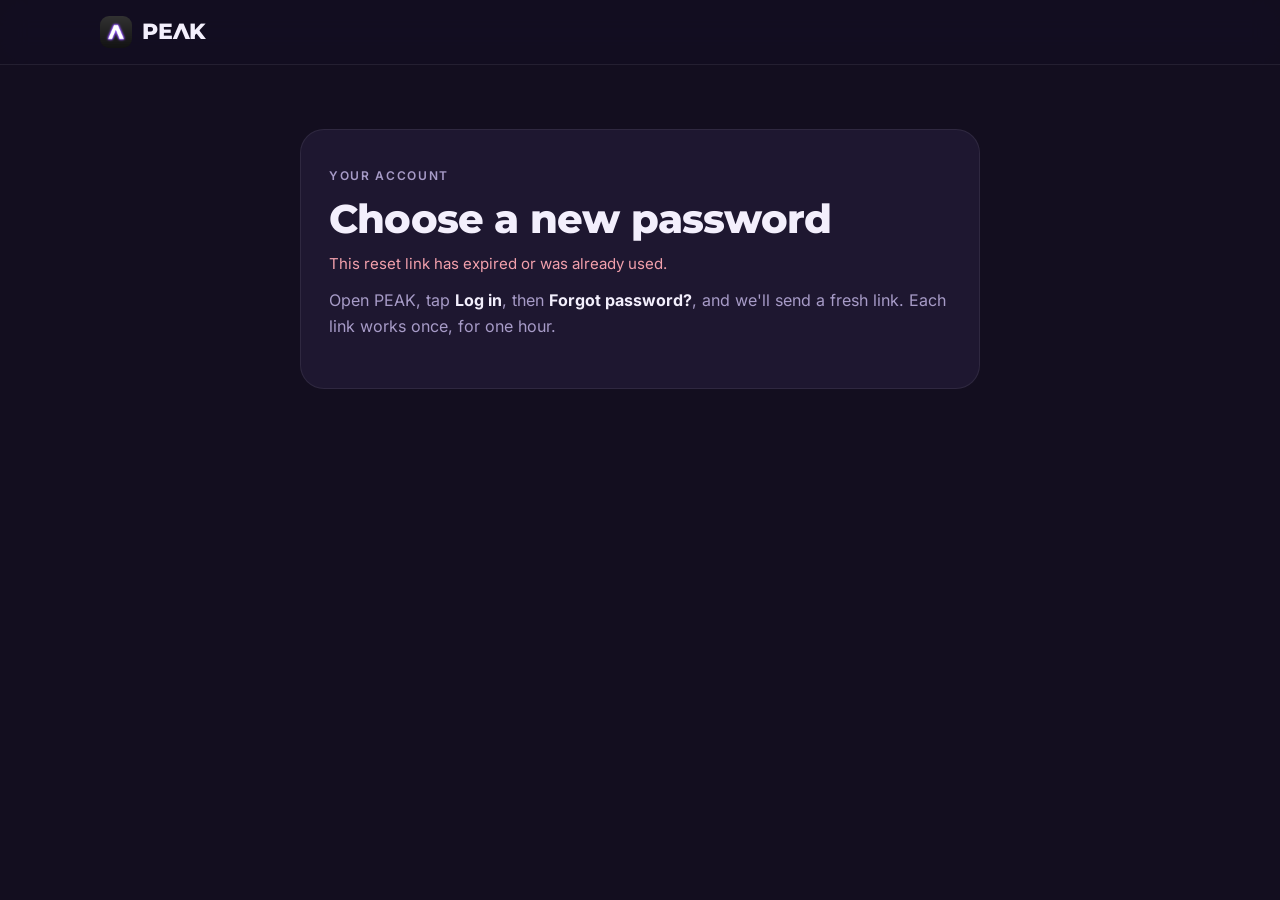
<file: reset-password.html>
<!doctype html>
<html lang="en">
<head>
<meta charset="utf-8">
<meta name="viewport" content="width=device-width, initial-scale=1, viewport-fit=cover">
<title>Reset your PEAK password</title>
<meta name="description" content="Choose a new password for your PEAK account.">
<meta name="robots" content="noindex">
<meta name="theme-color" content="#130E1F">
<link rel="icon" type="image/png" href="assets/favicon-64.png">
<link rel="apple-touch-icon" href="assets/apple-touch-icon.png">
<link rel="stylesheet" href="assets/site.css">
<style>
  .reset-form { display: grid; gap: 12px; margin-top: 20px; }
  .reset-form label { font-weight: 600; font-size: 14px; }
  .reset-form input {
    width: 100%; box-sizing: border-box; font: inherit; font-size: 16px; color: inherit;
    background: rgba(255,255,255,.04); border: 1px solid var(--line); border-radius: 12px; padding: 14px 16px;
  }
  .reset-form button { width: 100%; justify-content: center; font-size: 16px; padding: 14px 18px; border: 0; cursor: pointer; }
  .reset-form button[disabled] { opacity: .6; cursor: default; }
  .msg { margin-top: 14px; font-size: 15px; }
  .msg.err { color: #F2A0AC; }
  .msg.ok { color: #B7E4C7; }
  .show { display: flex; gap: 8px; align-items: center; font-size: 14px; }
</style>
</head>
<body>
<header class="site-header">
  <div class="wrap">
    <a class="brand" href="./" aria-label="PEAK home">
      <img src="assets/icon-192.png" alt="" width="32" height="32">
      <span class="wordmark">PEΛK</span>
    </a>
  </div>
</header>
<main id="main" class="page"><div class="wrap"><div class="card">
<p class="eyebrow">Your account</p>
<h1>Choose a new password</h1>

<!-- The link in PEAK's "Reset your password" email lands here (11/12). Supabase
     checks the link, then sends the browser here with a one-time sign-in in the
     address after the #. This page reads it, never sends it anywhere but PEAK's
     own sign-in service (Supabase), and sets the password the person types.
     No analytics, no cookies, nothing stored. -->
<div id="ready" hidden>
  <p>Type a new password for <strong id="who">your account</strong>, then log in to PEAK with your email and this password.</p>
  <form class="reset-form" id="form">
    <label for="pw">New password</label>
    <input id="pw" type="password" autocomplete="new-password" minlength="6" required placeholder="At least 6 characters">
    <label for="pw2">Type it again</label>
    <input id="pw2" type="password" autocomplete="new-password" minlength="6" required>
    <label class="show"><input type="checkbox" id="showpw" style="width:auto"> Show password</label>
    <button class="btn btn-primary" id="save" type="submit">Save new password</button>
  </form>
</div>

<div id="done" hidden>
  <p class="msg ok">Your password is saved.</p>
  <p>Open PEAK and log in with your email and the new password.</p>
</div>

<div id="bad" hidden>
  <p class="msg err" id="badText">This reset link has expired or was already used.</p>
  <p>Open PEAK, tap <strong>Log in</strong>, then <strong>Forgot password?</strong>, and we'll send a fresh link. Each link works once, for one hour.</p>
</div>

<p class="msg err" id="err" hidden></p>
</div></div></main>

<script>
(function () {
  var SUPABASE_URL = "https://maeomndinrrnfbwrsawf.supabase.co";
  // The public key the app ships with — safe to publish; row-level security
  // protects every table.
  var ANON = "sb_publishable_nlVCmNUgBvFU7fE0gGTE6g_FAVR1kyP";
  var $ = function (id) { return document.getElementById(id); };
  var params = new URLSearchParams((location.hash || "").replace(/^#/, ""));
  var q = new URLSearchParams(location.search);
  // Clear the one-time sign-in from the address bar and history straight away.
  try { history.replaceState(null, "", location.pathname); } catch (e) {}
  var token = params.get("access_token");
  var errDesc = params.get("error_description") || q.get("error_description");
  if (!token || errDesc) {
    if (errDesc) $("badText").textContent = errDesc.replace(/\+/g, " ") + ".";
    $("bad").hidden = false;
    return;
  }
  $("ready").hidden = false;
  try {
    var payload = JSON.parse(atob(token.split(".")[1].replace(/-/g, "+").replace(/_/g, "/")));
    if (payload.email) $("who").textContent = payload.email;
  } catch (e) {}
  $("showpw").addEventListener("change", function (e) {
    var t = e.target.checked ? "text" : "password";
    $("pw").type = t; $("pw2").type = t;
  });
  $("form").addEventListener("submit", function (e) {
    e.preventDefault();
    var pw = $("pw").value, pw2 = $("pw2").value, err = $("err");
    err.hidden = true;
    if (pw.length < 6) { err.textContent = "Use at least 6 characters."; err.hidden = false; return; }
    if (pw !== pw2) { err.textContent = "The two passwords don't match."; err.hidden = false; return; }
    $("save").disabled = true;
    $("save").textContent = "Saving…";
    fetch(SUPABASE_URL + "/auth/v1/user", {
      method: "PUT",
      headers: { "Content-Type": "application/json", apikey: ANON, Authorization: "Bearer " + token },
      body: JSON.stringify({ password: pw })
    }).then(function (r) {
      return r.json().catch(function () { return {}; }).then(function (b) { return { ok: r.ok, status: r.status, body: b }; });
    }).then(function (res) {
      if (res.ok) { $("ready").hidden = true; $("done").hidden = false; return; }
      var m = (res.body && (res.body.msg || res.body.message || res.body.error_description)) || "";
      if (res.status === 401 || res.status === 403) { $("ready").hidden = true; $("bad").hidden = false; return; }
      err.textContent = /weak|pwned|short/i.test(m) ? "That password is too easy to guess — try a longer one or a short phrase." : /same/i.test(m) ? "That's your current password — choose a different one." : "Couldn't save the password. Try again.";
      err.hidden = false;
      $("save").disabled = false; $("save").textContent = "Save new password";
    }).catch(function () {
      err.textContent = "Couldn't connect. Check your connection and try again.";
      err.hidden = false;
      $("save").disabled = false; $("save").textContent = "Save new password";
    });
  });
})();
</script>
</body>
</html>
</file>
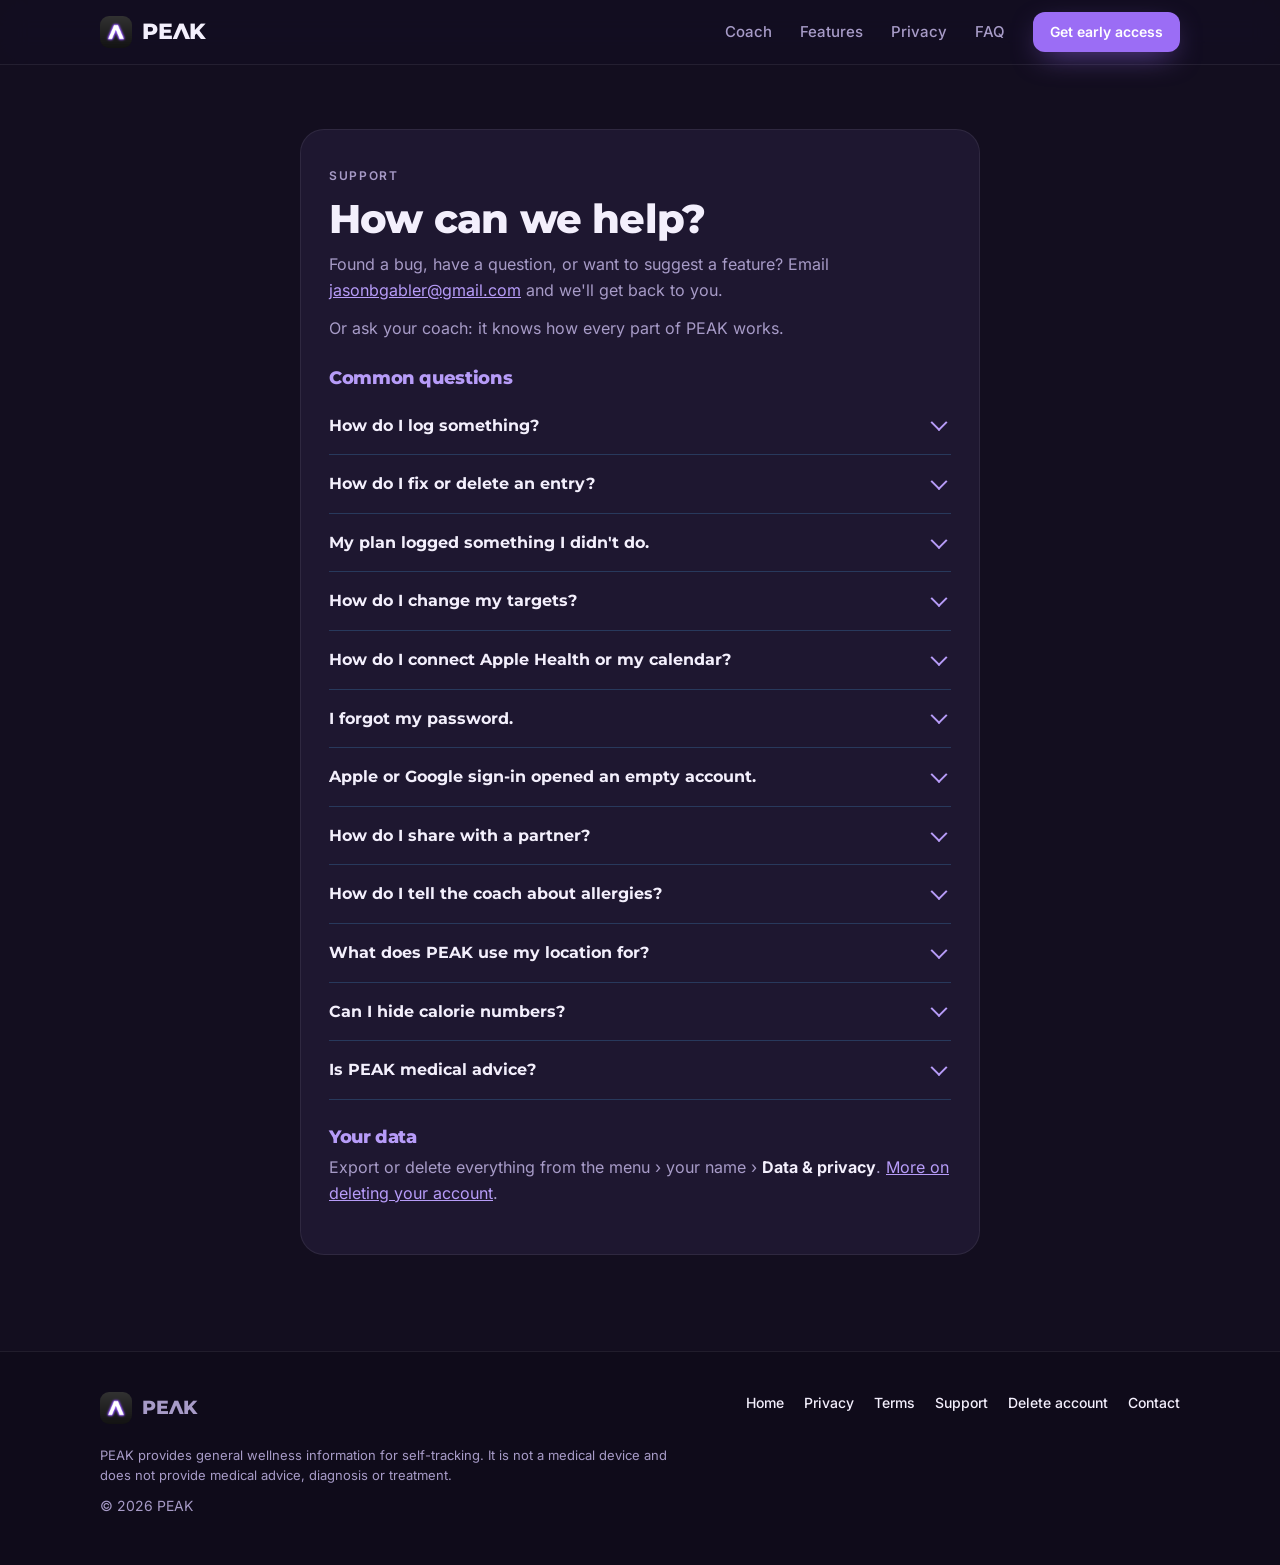
<file: support.html>
<!doctype html>
<html lang="en">
<head>
<meta charset="utf-8">
<meta name="viewport" content="width=device-width, initial-scale=1, viewport-fit=cover">
<title>PEAK — Support</title>
<meta name="description" content="Help with PEAK: logging, targets, Apple Health, sign-in, sharing, your data, and how to reach us.">
<link rel="canonical" href="https://usepeakapp.com/support">
<meta name="theme-color" content="#130E1F">
<link rel="icon" type="image/png" href="assets/favicon-64.png">
<link rel="apple-touch-icon" href="assets/apple-touch-icon.png">
<link rel="preload" href="fonts/montserrat-800ExtraBold.woff2" as="font" type="font/woff2" crossorigin>
<link rel="preload" href="fonts/inter-400Regular.woff2" as="font" type="font/woff2" crossorigin>
<link rel="stylesheet" href="assets/site.css">
</head>
<body>
<a class="skip" href="#main">Skip to content</a>
<header class="site-header">
  <div class="wrap">
    <a class="brand" href="./" aria-label="PEAK home">
      <img src="assets/icon-192.png" alt="" width="32" height="32">
      <span class="wordmark">PEΛK</span>
    </a>
    <nav class="nav" aria-label="Main">
      <a class="link" href="./#coach">Coach</a>
      <a class="link" href="./#features">Features</a>
      <a class="link" href="./#privacy">Privacy</a>
      <a class="link" href="./#faq">FAQ</a>
      <a class="btn btn-primary btn-sm" href="mailto:jasonbgabler@gmail.com?subject=PEAK%20early%20access&amp;body=I'd%20like%20early%20access%20to%20PEAK%20on%20iPhone.">Get early access</a>
    </nav>
  </div>
</header>
<main id="main" class="page"><div class="wrap"><div class="card">
<p class="eyebrow">Support</p>
<h1>How can we help?</h1>
<p>Found a bug, have a question, or want to suggest a feature? Email <a href="mailto:jasonbgabler@gmail.com?subject=PEAK%20support">jasonbgabler@gmail.com</a> and we'll get back to you.</p>
<p>Or ask your coach: it knows how every part of PEAK works.</p>

<h2>Common questions</h2>
<div class="faq">
  <details><summary>How do I log something?</summary><p>Tell your coach on the Coach tab, or use the box at the top of Diet or Fitness. Say the day ("yesterday…") to log an earlier one.</p></details>
  <details><summary>How do I fix or delete an entry?</summary><p>Open <strong>Log history</strong> on that tab, pick the day and tap the entry.</p></details>
  <details><summary>My plan logged something I didn't do.</summary><p>Open Log history and tap <strong>Skipped it?</strong> on that item. To stop plans logging themselves, turn off <strong>Log my plan for me</strong> in Plan ahead.</p></details>
  <details><summary>How do I change my targets?</summary><p>Menu (top left) › your name › <strong>Daily targets</strong>.</p></details>
  <details><summary>How do I connect Apple Health or my calendar?</summary><p>Menu › <strong>Integrations</strong>.</p></details>
  <details><summary>I forgot my password.</summary><p>On Log in, tap <strong>Forgot password?</strong> and follow the emailed link.</p></details>
  <details><summary>Apple or Google sign-in opened an empty account.</summary><p>Log in with your email, then Profile › Username and sign-in › <strong>Sign-in methods</strong> › Connect.</p></details>
  <details><summary>How do I share with a partner?</summary><p>Menu › <strong>Sharing</strong>. Invite with a link, or tap <strong>Have a code?</strong> to join.</p></details>
  <details><summary>How do I tell the coach about allergies?</summary><p>Coach tab › <strong>Coach's memory</strong> › About you. Suggestions, menu picks and meal plans leave those foods out.</p></details>
  <details><summary>What does PEAK use my location for?</summary><p>Routes you record, and weather or places nearby when you ask. Never stored on PEAK's servers. Profile › <strong>Location</strong> shows what's allowed.</p></details>
  <details><summary>Can I hide calorie numbers?</summary><p>Profile › Appearance › Calories on the main screens › <strong>Hide</strong>.</p></details>
  <details><summary>Is PEAK medical advice?</summary><p>No. PEAK is a wellness tool. For medical concerns, see a qualified professional. In a crisis in the US, call or text 988.</p></details>
</div>

<h2>Your data</h2>
<p>Export or delete everything from the menu › your name › <strong>Data &amp; privacy</strong>. <a href="delete-account.html">More on deleting your account</a>.</p>

</div></div></main>
<footer class="site-footer">
  <div class="wrap">
    <div>
      <a class="brand" href="./" aria-label="PEAK home"><img src="assets/icon-192.png" alt="" width="28" height="28"><span class="wordmark" style="font-size:19px">PEΛK</span></a>
      <div class="disclaimer" style="margin-top:14px">PEAK provides general wellness information for self-tracking. It is not a medical device and does not provide medical advice, diagnosis or treatment.</div>
      <div style="margin-top:10px">© 2026 PEAK</div>
    </div>
    <nav class="foot-links" aria-label="Footer">
      <a href="./">Home</a>
      <a href="privacy-policy.html">Privacy</a>
      <a href="terms.html">Terms</a>
      <a href="support.html">Support</a>
      <a href="delete-account.html">Delete account</a>
      <a href="mailto:jasonbgabler@gmail.com">Contact</a>
    </nav>
  </div>
</footer>
</body>
</html>
</file>
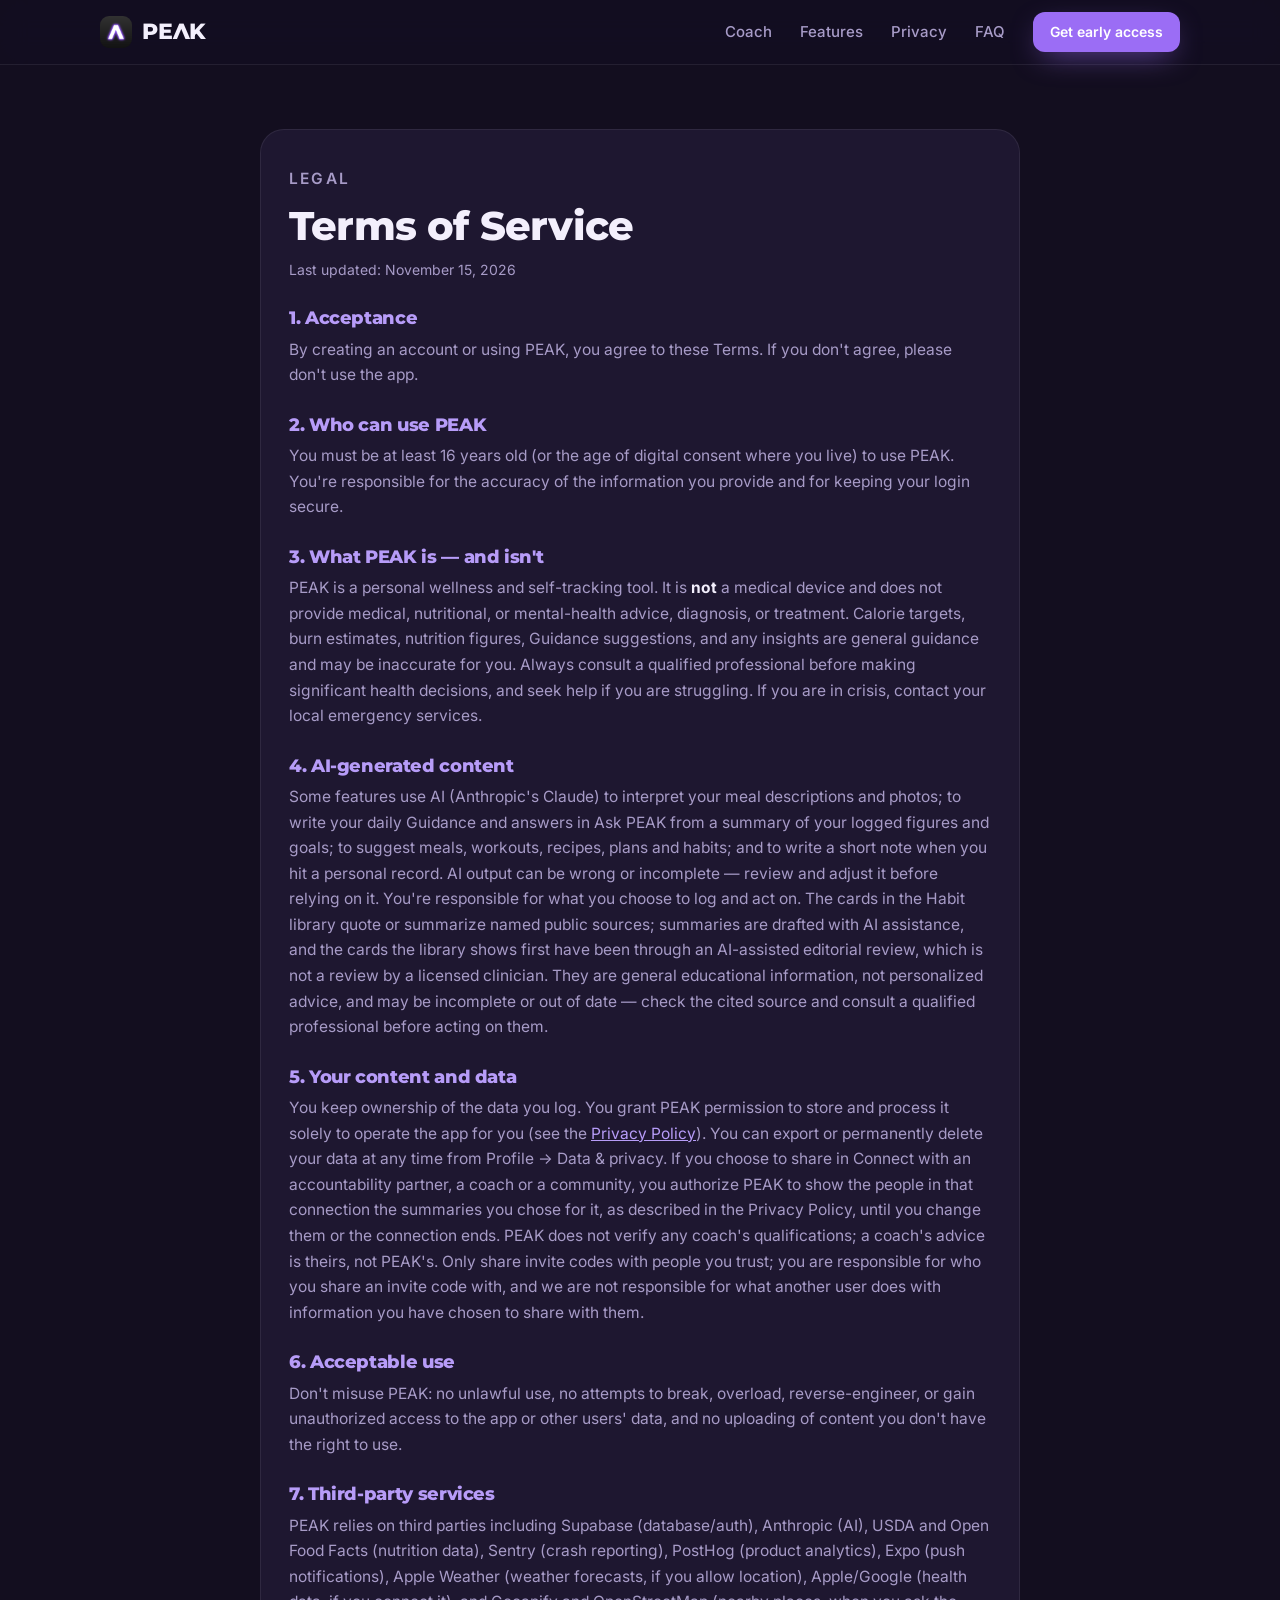
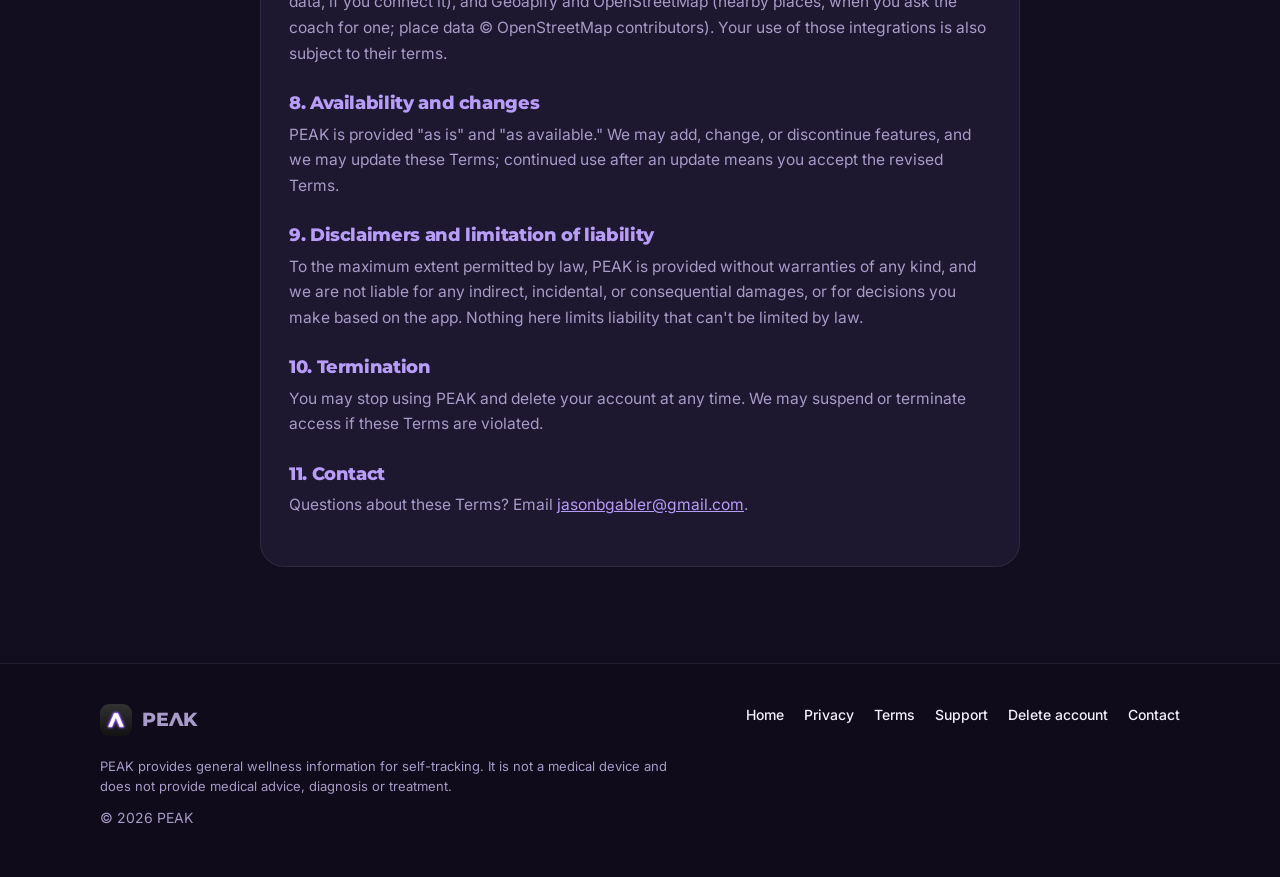
<file: terms.html>
<!doctype html>
<html lang="en">
<head>
<meta charset="utf-8">
<meta name="viewport" content="width=device-width, initial-scale=1, viewport-fit=cover">
<title>PEAK — Terms of Service</title>
<meta name="description" content="The terms for using PEAK.">
<link rel="canonical" href="https://usepeakapp.com/terms">
<meta name="theme-color" content="#130E1F">
<link rel="icon" type="image/png" href="assets/favicon-64.png">
<link rel="apple-touch-icon" href="assets/apple-touch-icon.png">
<link rel="preload" href="fonts/montserrat-800ExtraBold.woff2" as="font" type="font/woff2" crossorigin>
<link rel="preload" href="fonts/inter-400Regular.woff2" as="font" type="font/woff2" crossorigin>
<link rel="stylesheet" href="assets/site.css">
</head>
<body>
<a class="skip" href="#main">Skip to content</a>
<header class="site-header">
  <div class="wrap">
    <a class="brand" href="./" aria-label="PEAK home">
      <img src="assets/icon-192.png" alt="" width="32" height="32">
      <span class="wordmark">PEΛK</span>
    </a>
    <nav class="nav" aria-label="Main">
      <a class="link" href="./#coach">Coach</a>
      <a class="link" href="./#features">Features</a>
      <a class="link" href="./#privacy">Privacy</a>
      <a class="link" href="./#faq">FAQ</a>
      <a class="btn btn-primary btn-sm" href="mailto:jasonbgabler@gmail.com?subject=PEAK%20early%20access&amp;body=I'd%20like%20early%20access%20to%20PEAK%20on%20iPhone.">Get early access</a>
    </nav>
  </div>
</header>
<main id="main" class="page legal"><div class="wrap"><div class="card">
<p class="eyebrow">Legal</p>
<h1>Terms of Service</h1>
<div class="updated">Last updated: November 15, 2026</div>

<h2>1. Acceptance</h2>
<p>By creating an account or using PEAK, you agree to these Terms. If you don't agree, please don't use the app.</p>

<h2>2. Who can use PEAK</h2>
<p>You must be at least 16 years old (or the age of digital consent where you live) to use PEAK. You're responsible for the accuracy of the information you provide and for keeping your login secure.</p>

<h2>3. What PEAK is — and isn't</h2>
<p>PEAK is a personal wellness and self-tracking tool. It is <strong>not</strong> a medical device and does not provide medical, nutritional, or mental-health advice, diagnosis, or treatment. Calorie targets, burn estimates, nutrition figures, Guidance suggestions, and any insights are general guidance and may be inaccurate for you. Always consult a qualified professional before making significant health decisions, and seek help if you are struggling. If you are in crisis, contact your local emergency services.</p>

<h2>4. AI-generated content</h2>
<p>Some features use AI (Anthropic's Claude) to interpret your meal descriptions and photos; to write your daily Guidance and answers in Ask PEAK from a summary of your logged figures and goals; to suggest meals, workouts, recipes, plans and habits; and to write a short note when you hit a personal record. AI output can be wrong or incomplete — review and adjust it before relying on it. You're responsible for what you choose to log and act on. The cards in the Habit library quote or summarize named public sources; summaries are drafted with AI assistance, and the cards the library shows first have been through an AI-assisted editorial review, which is not a review by a licensed clinician. They are general educational information, not personalized advice, and may be incomplete or out of date — check the cited source and consult a qualified professional before acting on them.</p>

<h2>5. Your content and data</h2>
<p>You keep ownership of the data you log. You grant PEAK permission to store and process it solely to operate the app for you (see the <a href="./privacy-policy.html">Privacy Policy</a>). You can export or permanently delete your data at any time from Profile → Data &amp; privacy. If you choose to share in Connect with an accountability partner, a coach or a community, you authorize PEAK to show the people in that connection the summaries you chose for it, as described in the Privacy Policy, until you change them or the connection ends. PEAK does not verify any coach's qualifications; a coach's advice is theirs, not PEAK's. Only share invite codes with people you trust; you are responsible for who you share an invite code with, and we are not responsible for what another user does with information you have chosen to share with them.</p>

<h2>6. Acceptable use</h2>
<p>Don't misuse PEAK: no unlawful use, no attempts to break, overload, reverse-engineer, or gain unauthorized access to the app or other users' data, and no uploading of content you don't have the right to use.</p>

<h2>7. Third-party services</h2>
<p>PEAK relies on third parties including Supabase (database/auth), Anthropic (AI), USDA and Open Food Facts (nutrition data), Sentry (crash reporting), PostHog (product analytics), Expo (push notifications), Apple Weather (weather forecasts, if you allow location), Apple/Google (health data, if you connect it), and Geoapify and OpenStreetMap (nearby places, when you ask the coach for one; place data © OpenStreetMap contributors). Your use of those integrations is also subject to their terms.</p>

<h2>8. Availability and changes</h2>
<p>PEAK is provided "as is" and "as available." We may add, change, or discontinue features, and we may update these Terms; continued use after an update means you accept the revised Terms.</p>

<h2>9. Disclaimers and limitation of liability</h2>
<p>To the maximum extent permitted by law, PEAK is provided without warranties of any kind, and we are not liable for any indirect, incidental, or consequential damages, or for decisions you make based on the app. Nothing here limits liability that can't be limited by law.</p>

<h2>10. Termination</h2>
<p>You may stop using PEAK and delete your account at any time. We may suspend or terminate access if these Terms are violated.</p>

<h2>11. Contact</h2>
<p>Questions about these Terms? Email <a href="mailto:jasonbgabler@gmail.com">jasonbgabler@gmail.com</a>.</p>
</div></div></main>
<footer class="site-footer">
  <div class="wrap">
    <div>
      <a class="brand" href="./" aria-label="PEAK home"><img src="assets/icon-192.png" alt="" width="28" height="28"><span class="wordmark" style="font-size:19px">PEΛK</span></a>
      <div class="disclaimer" style="margin-top:14px">PEAK provides general wellness information for self-tracking. It is not a medical device and does not provide medical advice, diagnosis or treatment.</div>
      <div style="margin-top:10px">© 2026 PEAK</div>
    </div>
    <nav class="foot-links" aria-label="Footer">
      <a href="./">Home</a>
      <a href="privacy-policy.html">Privacy</a>
      <a href="terms.html">Terms</a>
      <a href="support.html">Support</a>
      <a href="delete-account.html">Delete account</a>
      <a href="mailto:jasonbgabler@gmail.com">Contact</a>
    </nav>
  </div>
</footer>
</body>
</html>
</file>
<file: assets/site.css>
/* PEAK — usepeakapp.com
   Tokens are the app's own Mix theme (src/theme/palettes.ts): the default theme
   a new install opens on. Diet / Fitness / Wellness are the pillar colours the
   app uses on its tabs. Change them there first, then here. */

@font-face { font-family: "Montserrat"; font-weight: 500; font-display: swap; src: url("../fonts/montserrat-500Medium.woff2") format("woff2"); }
@font-face { font-family: "Montserrat"; font-weight: 700; font-display: swap; src: url("../fonts/montserrat-700Bold.woff2") format("woff2"); }
@font-face { font-family: "Montserrat"; font-weight: 800; font-display: swap; src: url("../fonts/montserrat-800ExtraBold.woff2") format("woff2"); }
@font-face { font-family: "Inter"; font-weight: 400; font-display: swap; src: url("../fonts/inter-400Regular.woff2") format("woff2"); }
@font-face { font-family: "Inter"; font-weight: 500; font-display: swap; src: url("../fonts/inter-500Medium.woff2") format("woff2"); }
@font-face { font-family: "Inter"; font-weight: 600; font-display: swap; src: url("../fonts/inter-600SemiBold.woff2") format("woff2"); }
@font-face { font-family: "Inter"; font-weight: 700; font-display: swap; src: url("../fonts/inter-700Bold.woff2") format("woff2"); }

:root {
  --bg: #130E1F;
  --bg-2: #0F0B1A;
  --surface: #182238;
  --surface-2: #1E1730;
  --ink: #F3EFFC;
  --sub: #A79BC7;
  --line: #28395C;
  --line-soft: rgba(243, 239, 252, 0.08);
  --accent: #B79CF8;
  --fill: #9B6DF5;
  --fill-deep: #7C3AED;
  --diet: #A9C6F2;
  --diet-deep: #4A78D9;
  --fitness: #E8808F;
  --fitness-deep: #D93A52;
  --wellness: #B79CF8;
  --amber: #E3A857;
  --radius: 24px;
  --display: "Montserrat", ui-sans-serif, system-ui, sans-serif;
  --body: "Inter", ui-sans-serif, system-ui, -apple-system, "Segoe UI", sans-serif;
  --max: 1120px;
  --gutter: 20px;
}

* { box-sizing: border-box; }
html { -webkit-text-size-adjust: 100%; scroll-behavior: smooth; }
@media (prefers-reduced-motion: reduce) { html { scroll-behavior: auto; } }
body {
  margin: 0; background: var(--bg); color: var(--ink);
  font-family: var(--body); font-size: 16px; line-height: 1.6;
  -webkit-font-smoothing: antialiased; overflow-x: hidden;
}
img, svg { display: block; max-width: 100%; }
a { color: inherit; }
:focus-visible { outline: 2px solid var(--accent); outline-offset: 3px; border-radius: 6px; }
.skip { position: absolute; left: -999px; top: 8px; background: var(--fill); color: #fff; padding: 8px 14px; border-radius: 10px; z-index: 99; }
.skip:focus { left: 8px; }

.wrap { max-width: var(--max); margin: 0 auto; padding: 0 var(--gutter); }
.eyebrow {
  font-family: var(--body); font-weight: 600; font-size: 12px; letter-spacing: 0.14em;
  text-transform: uppercase; color: var(--accent); margin: 0 0 14px;
}
h1, h2, h3 { font-family: var(--display); font-weight: 800; letter-spacing: -0.02em; margin: 0; line-height: 1.08; }
h1 { font-size: clamp(42px, 9vw, 76px); }
h2 { font-size: clamp(30px, 5.6vw, 46px); }
h3 { font-size: 20px; font-weight: 700; letter-spacing: -0.01em; line-height: 1.25; }
p { margin: 0; }
.lede { font-size: clamp(17px, 2.2vw, 20px); color: var(--sub); line-height: 1.55; max-width: 34em; }
.muted { color: var(--sub); }

/* Buttons */
.btn {
  display: inline-flex; align-items: center; justify-content: center; gap: 8px;
  min-height: 52px; padding: 0 24px; border-radius: 16px; text-decoration: none;
  font-weight: 600; font-size: 16px; border: 1px solid transparent;
  transition: transform .15s ease, background .2s ease, border-color .2s ease;
}
.btn:active { transform: scale(0.98); }
.btn-primary { background: var(--fill); color: #fff; box-shadow: 0 10px 30px -10px rgba(155, 109, 245, .7); }
.btn-primary:hover { background: #A77CF7; }
.btn-ghost { background: transparent; color: var(--ink); border-color: var(--line); }
.btn-ghost:hover { border-color: var(--accent); }
.btn-sm { min-height: 40px; padding: 0 16px; font-size: 14px; border-radius: 12px; }

/* Header */
.site-header {
  position: sticky; top: 0; z-index: 50;
  background: rgba(19, 14, 31, 0.72); backdrop-filter: saturate(160%) blur(14px); -webkit-backdrop-filter: saturate(160%) blur(14px);
  border-bottom: 1px solid var(--line-soft);
}
.site-header .wrap { display: flex; align-items: center; justify-content: space-between; height: 64px; }
.brand { display: inline-flex; align-items: center; gap: 10px; text-decoration: none; }
.brand img { width: 32px; height: 32px; border-radius: 9px; }
.wordmark { font-family: var(--display); font-weight: 800; font-size: 22px; letter-spacing: -0.01em; }
.nav { display: flex; align-items: center; gap: 28px; }
.nav a.link { text-decoration: none; color: var(--sub); font-size: 15px; font-weight: 500; }
.nav a.link:hover { color: var(--ink); }
@media (max-width: 760px) { .nav a.link { display: none; } }

/* Hero */
.hero { position: relative; padding: 56px 0 0; overflow: hidden; }
.hero::before {
  content: ""; position: absolute; inset: -20% -10% auto; height: 120%;
  background:
    radial-gradient(600px 380px at 78% 18%, rgba(155, 109, 245, .28), transparent 70%),
    radial-gradient(420px 300px at 12% 40%, rgba(74, 120, 217, .18), transparent 70%),
    radial-gradient(380px 260px at 60% 70%, rgba(217, 58, 82, .12), transparent 70%);
  pointer-events: none;
}
.hero-grid { position: relative; display: grid; gap: 48px; align-items: center; }
@media (min-width: 920px) { .hero-grid { grid-template-columns: 1.05fr .95fr; gap: 40px; } .hero { padding-top: 88px; } }
.pillar-line { display: flex; gap: 10px; align-items: center; flex-wrap: wrap; margin-bottom: 20px; font-weight: 600; font-size: 13px; letter-spacing: .12em; text-transform: uppercase; }
.pillar-line span { display: inline-flex; align-items: center; gap: 7px; }
.pillar-line i { width: 8px; height: 8px; border-radius: 50%; display: inline-block; }
.hero h1 { margin-bottom: 20px; }
.hero h1 .lam { color: var(--accent); }
.cta-row { display: flex; gap: 12px; flex-wrap: wrap; margin-top: 32px; }
.cta-note { margin-top: 16px; font-size: 14px; color: var(--sub); display: flex; gap: 8px; align-items: center; flex-wrap: wrap; }
.cta-note .dot { width: 3px; height: 3px; border-radius: 50%; background: var(--sub); opacity: .6; }
.ridge { position: relative; width: 100%; height: 120px; margin-top: 64px; }
@media (min-width: 920px) { .ridge { height: 160px; margin-top: 40px; } }

/* Phone */
.phone {
  position: relative; width: min(330px, 86vw); margin: 0 auto; aspect-ratio: 9 / 19.2;
  border-radius: 48px; padding: 10px; background: linear-gradient(160deg, #2A2340, #0B0814);
  box-shadow: 0 40px 80px -30px rgba(0,0,0,.8), 0 0 0 1px rgba(255,255,255,.06), 0 0 120px -20px rgba(155,109,245,.45);
}
.screen { position: relative; height: 100%; border-radius: 39px; overflow: hidden; background: var(--bg); display: flex; flex-direction: column; }
.island { position: absolute; top: 10px; left: 50%; transform: translateX(-50%); width: 92px; height: 26px; border-radius: 20px; background: #000; z-index: 3; }
.status { display: flex; justify-content: space-between; padding: 14px 26px 0; font-size: 12px; font-weight: 600; height: 40px; }
.app-head { position: relative; padding: 4px 16px 0; height: 62px; }
.app-head .wordmark { font-size: 20px; }
.app-head svg { position: absolute; left: 0; right: 0; bottom: 0; width: 100%; height: 26px; }
.app-body { flex: 1; padding: 10px 14px 0; display: flex; flex-direction: column; gap: 10px; overflow: hidden; }
.app-title { font-family: var(--display); font-weight: 700; font-size: 17px; text-align: center; margin-top: 2px; }
.glyph { width: 46%; margin: 0 auto; }
.bar { display: grid; grid-template-columns: repeat(3, 1fr); background: var(--surface); border-radius: 16px; padding: 10px 4px; }
.bar div { text-align: center; }
.bar div + div { border-left: 1px solid var(--line); }
.bar b { display: block; font-family: var(--display); font-size: 15px; font-weight: 700; }
.bar small { display: block; font-size: 8.5px; letter-spacing: .08em; color: var(--sub); font-weight: 600; }
.mini-card { background: var(--surface); border-radius: 16px; padding: 11px 12px; }
.mini-card .h { display: flex; align-items: center; justify-content: space-between; font-family: var(--display); font-weight: 700; font-size: 13px; }
.dots { display: flex; gap: 4px; }
.dots i { width: 6px; height: 6px; border-radius: 50%; }
.chips { display: flex; gap: 6px; margin: 9px 0; }
.chips span { font-size: 10.5px; font-weight: 600; padding: 4px 9px; border-radius: 999px; border: 1px solid var(--line); }
.inputbox { display: flex; align-items: center; justify-content: space-between; border: 1px solid var(--line); border-radius: 12px; padding: 8px 10px; font-size: 11.5px; color: var(--sub); }
.inputbox svg { width: 14px; height: 14px; }
.tabbar { display: grid; grid-template-columns: repeat(5, 1fr); padding: 8px 6px 16px; border-top: 1px solid var(--line-soft); background: var(--bg); }
.tabbar div { text-align: center; font-size: 8.5px; color: var(--sub); font-weight: 500; }
.tabbar svg { width: 18px; height: 18px; margin: 0 auto 2px; }
.tabbar .on { color: var(--ink); }

/* Sections */
section { position: relative; }
.section { padding: 96px 0; }
@media (max-width: 640px) { .section { padding: 72px 0; } }
.section-head { max-width: 680px; margin-bottom: 48px; }
.section-head h2 { margin-bottom: 16px; }
.center { text-align: center; margin-left: auto; margin-right: auto; }
.center .lede { margin-left: auto; margin-right: auto; }

/* Ways to log */
.ways { display: grid; gap: 14px; grid-template-columns: repeat(2, 1fr); }
@media (min-width: 820px) { .ways { grid-template-columns: repeat(4, 1fr); } }
.way { background: var(--surface-2); border: 1px solid var(--line-soft); border-radius: 20px; padding: 20px; }
.way svg { width: 26px; height: 26px; color: var(--accent); margin-bottom: 14px; }
.way h3 { font-size: 17px; margin-bottom: 6px; }
.way p { color: var(--sub); font-size: 14.5px; line-height: 1.5; }
.quote-line {
  margin-top: 28px; padding: 18px 20px; border-radius: 18px; border: 1px solid var(--line);
  background: linear-gradient(90deg, rgba(155,109,245,.10), rgba(74,120,217,.06));
  display: flex; flex-direction: column; gap: 6px;
}
.quote-line .typed { font-family: var(--display); font-weight: 700; font-size: clamp(17px, 2.6vw, 21px); }
.quote-line .typed::before { content: "“"; color: var(--accent); }
.quote-line .typed::after { content: "”"; color: var(--accent); }
.quote-line .result { font-size: 14.5px; color: var(--sub); }
.quote-line .result b { color: var(--ink); font-weight: 600; }

/* Pillars */
.pillars { display: grid; gap: 16px; }
@media (min-width: 900px) { .pillars { grid-template-columns: repeat(3, 1fr); } }
.pillar {
  --c: var(--accent);
  position: relative; background: var(--surface-2); border: 1px solid var(--line-soft); border-radius: var(--radius);
  padding: 28px 24px 26px; overflow: hidden;
}
.pillar::before { content: ""; position: absolute; inset: 0 0 auto; height: 3px; background: var(--c); opacity: .9; }
.pillar::after { content: ""; position: absolute; right: -60px; top: -60px; width: 180px; height: 180px; border-radius: 50%; background: var(--c); opacity: .08; filter: blur(10px); }
.pillar.diet { --c: var(--diet); }
.pillar.fitness { --c: var(--fitness); }
.pillar.wellness { --c: var(--wellness); }
.pillar .icon { width: 44px; height: 44px; border-radius: 14px; display: grid; place-items: center; background: color-mix(in srgb, var(--c) 16%, transparent); color: var(--c); margin-bottom: 18px; }
.pillar .icon svg { width: 22px; height: 22px; }
.pillar .tag { font-size: 12px; font-weight: 600; letter-spacing: .14em; text-transform: uppercase; color: var(--c); margin-bottom: 6px; }
.pillar h3 { font-size: 22px; margin-bottom: 10px; }
.pillar p { color: var(--sub); font-size: 15px; margin-bottom: 18px; }
.pillar ul { list-style: none; margin: 0; padding: 0; display: grid; gap: 10px; }
.pillar li { display: flex; gap: 10px; font-size: 15px; line-height: 1.45; }
.pillar li::before { content: ""; flex: none; width: 6px; height: 6px; border-radius: 50%; background: var(--c); margin-top: 8px; }

/* Split feature rows */
.split { display: grid; gap: 40px; align-items: center; }
@media (min-width: 900px) { .split { grid-template-columns: 1fr 1fr; gap: 72px; } .split.flip > :first-child { order: 2; } }
.points { list-style: none; padding: 0; margin: 24px 0 0; display: grid; gap: 14px; }
.points li { display: flex; gap: 12px; color: var(--sub); }
.points li b { color: var(--ink); font-weight: 600; }
.points svg { flex: none; width: 20px; height: 20px; color: var(--accent); margin-top: 3px; }

/* Glyph explainer */
.glyph-panel { background: var(--surface-2); border: 1px solid var(--line-soft); border-radius: 32px; padding: 36px 24px; display: grid; gap: 24px; justify-items: center; }
.glyph-panel .big { width: min(260px, 70%); }
.legend { display: grid; gap: 10px; width: 100%; max-width: 380px; }
.legend div { display: flex; align-items: center; gap: 12px; font-size: 15px; background: var(--surface); border-radius: 14px; padding: 12px 14px; }
.legend i { flex: none; width: 12px; height: 12px; border-radius: 4px; }
.legend span { color: var(--sub); margin-left: auto; font-size: 13px; }

/* Chat */
.chat { background: var(--surface-2); border: 1px solid var(--line-soft); border-radius: 32px; padding: 22px; display: grid; gap: 12px; max-width: 460px; margin: 0 auto; width: 100%; }
.chat .top { display: flex; align-items: center; justify-content: space-between; padding: 2px 4px 8px; }
.chat .top b { font-family: var(--display); font-size: 17px; }
.bubble { max-width: 86%; padding: 12px 14px; border-radius: 18px; font-size: 14.5px; line-height: 1.45; }
.bubble.me { justify-self: end; background: var(--fill); color: #fff; border-bottom-right-radius: 6px; }
.bubble.coach { justify-self: start; background: var(--surface); border-bottom-left-radius: 6px; }
.bubble .lens { display: block; font-size: 11px; font-weight: 600; letter-spacing: .1em; text-transform: uppercase; margin-bottom: 4px; }
.logged { display: flex; align-items: center; gap: 8px; font-weight: 600; }
.logged svg { width: 16px; height: 16px; color: var(--diet); }
.bubble .sub { color: var(--sub); font-size: 13px; margin-top: 4px; }
.chat .inputbox { font-size: 14px; padding: 12px 14px; border-radius: 14px; }

/* Pattern card */
.pattern { background: linear-gradient(160deg, var(--surface-2), #171128); border: 1px solid var(--line-soft); border-radius: 32px; padding: 28px; display: grid; gap: 18px; }
.pattern .label { font-size: 12px; font-weight: 600; letter-spacing: .14em; text-transform: uppercase; color: var(--sub); display: flex; align-items: center; justify-content: space-between; }
.pattern .label em { font-style: normal; color: var(--amber); letter-spacing: .08em; }
.pattern .sentence { font-family: var(--display); font-weight: 700; font-size: clamp(20px, 3vw, 26px); line-height: 1.3; }
.pattern .sentence mark { background: none; color: var(--accent); }
.bars { display: flex; align-items: flex-end; gap: 6px; height: 110px; }
.bars span { flex: 1; border-radius: 6px 6px 3px 3px; background: var(--line); }
.bars span.hi { background: linear-gradient(180deg, var(--accent), var(--fill-deep)); }
.bars-legend { display: flex; gap: 16px; font-size: 13px; color: var(--sub); }
.bars-legend i { display: inline-block; width: 10px; height: 10px; border-radius: 3px; margin-right: 6px; vertical-align: -1px; }

/* Plan list */
.plan { background: var(--surface-2); border: 1px solid var(--line-soft); border-radius: 32px; padding: 22px; display: grid; gap: 10px; }
.plan .row { display: flex; align-items: center; gap: 14px; background: var(--surface); border-radius: 16px; padding: 14px; }
.plan .row .ic { flex: none; width: 36px; height: 36px; border-radius: 11px; display: grid; place-items: center; }
.plan .row .ic svg { width: 18px; height: 18px; }
.plan .row .t { flex: 1; min-width: 0; }
.plan .row .t b { display: block; font-size: 15px; font-weight: 600; }
.plan .row .t small { color: var(--sub); font-size: 13px; }
.plan .pill { font-size: 12.5px; font-weight: 600; padding: 7px 11px; border-radius: 10px; white-space: nowrap; }
.plan .pill.done { color: var(--ink); background: rgba(169,198,242,.14); }
.plan .pill.next { color: #fff; background: var(--fitness-deep); }
.plan .head { display: flex; justify-content: space-between; align-items: baseline; padding: 4px 6px 6px; }
.plan .head b { font-family: var(--display); font-size: 17px; }
.plan .head span { color: var(--sub); font-size: 13px; }

/* Connect */
.connect-grid { display: grid; gap: 14px; }
@media (min-width: 820px) { .connect-grid { grid-template-columns: repeat(3, 1fr); } }
.connect-card { background: var(--surface-2); border: 1px solid var(--line-soft); border-radius: 22px; padding: 24px; }
.connect-card svg { width: 26px; height: 26px; color: var(--accent); margin-bottom: 14px; }
.connect-card h3 { font-size: 18px; margin-bottom: 6px; }
.connect-card p { color: var(--sub); font-size: 15px; }

/* Trust */
.trust { display: grid; gap: 14px; grid-template-columns: 1fr; }
@media (min-width: 700px) { .trust { grid-template-columns: repeat(2, 1fr); } }
@media (min-width: 1000px) { .trust { grid-template-columns: repeat(4, 1fr); } }
.trust div { border-top: 1px solid var(--line); padding-top: 18px; }
.trust svg { width: 22px; height: 22px; color: var(--accent); margin-bottom: 12px; }
.trust h3 { font-size: 17px; margin-bottom: 6px; }
.trust p { color: var(--sub); font-size: 14.5px; }

/* FAQ */
.faq { max-width: 760px; margin: 0 auto; }
.faq details { border-bottom: 1px solid var(--line); }
.faq summary {
  list-style: none; cursor: pointer; padding: 22px 36px 22px 0; position: relative;
  font-family: var(--display); font-weight: 700; font-size: 18px;
}
.faq summary::-webkit-details-marker { display: none; }
.faq summary::after { content: ""; position: absolute; right: 6px; top: 50%; width: 10px; height: 10px; border-right: 2px solid var(--accent); border-bottom: 2px solid var(--accent); transform: translateY(-70%) rotate(45deg); transition: transform .2s ease; }
.faq details[open] summary::after { transform: translateY(-30%) rotate(-135deg); }
.faq details p { color: var(--sub); padding: 0 0 22px; max-width: 42em; }

/* Final CTA */
.final { position: relative; text-align: center; padding: 96px 0 0; overflow: hidden; }
.final::before { content: ""; position: absolute; inset: 0; background: radial-gradient(520px 320px at 50% 30%, rgba(155,109,245,.22), transparent 70%); pointer-events: none; }
.final .app-icon { width: 88px; height: 88px; border-radius: 22px; margin: 0 auto 28px; box-shadow: 0 0 60px -6px rgba(155,109,245,.6); }
.final h2 { margin-bottom: 14px; }
.final .cta-row { justify-content: center; }
.final .ridge { margin-top: 56px; }

/* Footer */
.site-footer { background: var(--bg-2); border-top: 1px solid var(--line-soft); padding: 40px 0 48px; font-size: 14px; color: var(--sub); }
.site-footer .wrap { display: grid; gap: 24px; }
@media (min-width: 760px) { .site-footer .wrap { grid-template-columns: 1fr auto; align-items: start; } }
.foot-links { display: flex; gap: 20px; flex-wrap: wrap; }
.foot-links a { text-decoration: none; color: var(--ink); font-weight: 500; }
.foot-links a:hover { color: var(--accent); }
.disclaimer { font-size: 13px; max-width: 46em; line-height: 1.55; }

/* Plain pages (delete-account, 404) */
.page { padding: 64px 0 96px; }
.page .card { max-width: 680px; margin: 0 auto; background: var(--surface-2); border: 1px solid var(--line-soft); border-radius: var(--radius); padding: 36px 28px; }
.page h1 { font-size: clamp(30px, 6vw, 40px); margin-bottom: 12px; }
.page h2 { font-size: 18px; color: var(--accent); margin: 28px 0 8px; font-family: var(--display); }
.page p, .page li { color: var(--sub); }
.page strong { color: var(--ink); }
.page ol { padding-left: 20px; display: grid; gap: 8px; }
.page a { color: var(--accent); }

/* Reveal on scroll (JS adds .in; no JS = always visible) */
.js .reveal { opacity: 0; transform: translateY(18px); transition: opacity .6s ease, transform .6s ease; }
.js .reveal.in { opacity: 1; transform: none; }
@media (prefers-reduced-motion: reduce) { .js .reveal { opacity: 1; transform: none; transition: none; } }

/* Glyph fill animation */
.leg-fill { transition: transform 1.4s cubic-bezier(.2,.8,.2,1); }
@media (prefers-reduced-motion: reduce) { .leg-fill { transition: none; } }
.leg-fill { transform-box: fill-box; transform-origin: 50% 100%; transform: scaleY(var(--p, 1)); }
.js .lam-anim:not(.in) .leg-fill { transform: scaleY(0); }
.qlog { display: grid; grid-template-columns: repeat(3, 1fr); gap: 6px; margin-top: 9px; }
.qlog div { border: 1px solid var(--line); border-radius: 12px; padding: 8px 0 6px; display: grid; justify-items: center; gap: 3px; }
.qlog svg { width: 16px; height: 16px; }
.qlog small { font-size: 9.5px; font-weight: 600; }
.nextline { margin-top: 9px; font-size: 10.5px; color: var(--sub); }
.nextline span { color: var(--ink); font-weight: 600; margin-right: 4px; }
/* Real app screenshots (website/assets/shots, demo account) */
.phone .screen-img { width: 100%; height: 100%; object-fit: cover; object-position: top; border-radius: 39px; background: var(--bg); }
.ways.two { grid-template-columns: repeat(2, 1fr); }
.pillar-shot { margin: -28px -24px 22px; aspect-ratio: 1206 / 1060; overflow: hidden; border-bottom: 1px solid var(--line-soft); background: var(--bg); }
.pillar-shot img { width: 100%; height: auto; display: block; }
.phone picture { display: block; height: 100%; }
.pillar-shot picture { display: block; }

/* Hero message box: the coach's own composer, cycling through things you can say (11/15) */
.ask-box { display: flex; align-items: center; gap: 12px; margin-top: 26px; max-width: 30em; min-height: 56px; padding: 8px 16px 8px 10px;
  background: var(--surface); border: 1px solid var(--line); border-radius: 18px; box-shadow: 0 0 34px -8px rgba(139, 92, 246, .55); }
.ask-box .plus { flex: none; width: 36px; height: 36px; border-radius: 50%; background: rgba(183,156,248,.14); color: var(--accent); display: grid; place-items: center; }
.ask-box .plus svg { width: 18px; height: 18px; }
.ask-box .mic { flex: none; width: 20px; height: 20px; color: var(--sub); }
.ask-text { flex: 1; min-width: 0; font-size: 16px; font-weight: 500; color: var(--ink); white-space: nowrap; overflow: hidden; text-overflow: ellipsis; transition: opacity .3s ease, transform .3s ease; }
.ask-text.out { opacity: 0; transform: translateY(6px); }

/* Coach: say this, get that */
.asks { display: grid; gap: 14px; }
@media (min-width: 680px) { .asks { grid-template-columns: repeat(2, 1fr); } }
@media (min-width: 1000px) { .asks { grid-template-columns: repeat(3, 1fr); } }
.ask { --c: var(--accent); --cd: var(--fill); background: var(--surface-2); border: 1px solid var(--line-soft); border-radius: 22px; padding: 20px; display: flex; flex-direction: column; gap: 12px; }
.ask.diet { --c: var(--diet); --cd: var(--diet-deep); }
.ask.fitness { --c: var(--fitness); --cd: var(--fitness-deep); }
.ask.wellness { --c: var(--wellness); --cd: var(--fill); }
.ask-tag { display: flex; align-items: center; gap: 8px; font-size: 12px; font-weight: 600; letter-spacing: .12em; text-transform: uppercase; color: var(--c); }
.ask-tag svg { width: 16px; height: 16px; }
.say { align-self: flex-end; max-width: 92%; background: var(--fill); color: #fff; padding: 10px 14px; border-radius: 18px 18px 6px 18px; font-size: 15px; line-height: 1.4; font-weight: 500; }
.say-photo { display: inline-flex; align-items: center; gap: 8px; }
.say-photo svg { width: 16px; height: 16px; }
.got { margin-top: auto; background: var(--surface); border-radius: 6px 18px 18px 18px; padding: 14px; display: grid; gap: 4px; }
.got b { font-size: 15px; font-weight: 600; }
.got span { font-size: 14px; color: var(--sub); line-height: 1.45; }
.acts { display: flex; gap: 8px; flex-wrap: wrap; margin-top: 8px; }
.acts i { font-style: normal; font-size: 13px; font-weight: 600; padding: 7px 12px; border-radius: 10px; border: 1px solid var(--line); color: var(--ink); }
.acts i.fill { background: var(--cd); border-color: transparent; color: #fff; }
.asks-note { text-align: center; color: var(--sub); font-size: 13px; margin-top: 18px; }
.h3-lg { font-size: clamp(24px, 3.6vw, 32px); font-weight: 800; letter-spacing: -0.02em; line-height: 1.15; }
.band { background: linear-gradient(180deg, rgba(24,34,56,.55), rgba(24,34,56,0)); border-top: 1px solid var(--line-soft); }
.hero-grid > * { min-width: 0; }

/* Legal, support and invite pages share the site's shell (11/15) */
.page p { margin: 0 0 12px; }
.page .updated { color: var(--sub); font-size: 14px; margin-bottom: 20px; }
.page.legal .card { max-width: 760px; }
.page.legal p { font-size: 15.5px; line-height: 1.65; }
.page .faq { max-width: none; margin: 8px 0 0; }
.page .faq summary { font-size: 16px; padding: 16px 32px 16px 0; color: var(--ink); }
.page .faq details p { padding-bottom: 16px; margin: 0; }
.invite-code { font-family: var(--display); font-size: 32px; letter-spacing: 6px; font-weight: 800; color: var(--accent); margin: 12px 0 24px; }
.small-note { font-size: 13px; margin-top: 20px; }

/* "Also ask it to" strip under the coach cards */
.also { display: flex; flex-wrap: wrap; gap: 8px; justify-content: center; margin-top: 22px; }
.also span { font-size: 14px; font-weight: 500; padding: 8px 14px; border-radius: 999px; border: 1px solid var(--line); color: var(--ink); background: var(--surface-2); }
.also .also-label { border: 0; background: none; color: var(--sub); padding-left: 0; padding-right: 4px; }
.plan .row.done { opacity: .78; }
.plan .pill.hold { color: var(--ink); background: transparent; border: 1px solid var(--line); }
.plan .pill.done { color: var(--diet); }
@media (max-width: 900px) { .nav { gap: 20px; } }
@media (max-width: 480px) { .also span { font-size: 13px; padding: 7px 12px; } .also .also-label { width: 100%; text-align: center; } }
.got b { line-height: 1.4; }
.got .acts { margin-top: 6px; }
/* A tiny chart inside a coach example card (11/16). */
.ask .mini-bars { display: block; width: 100%; max-width: 180px; height: 34px; margin: 10px 0 6px; color: var(--c); }
</file>
